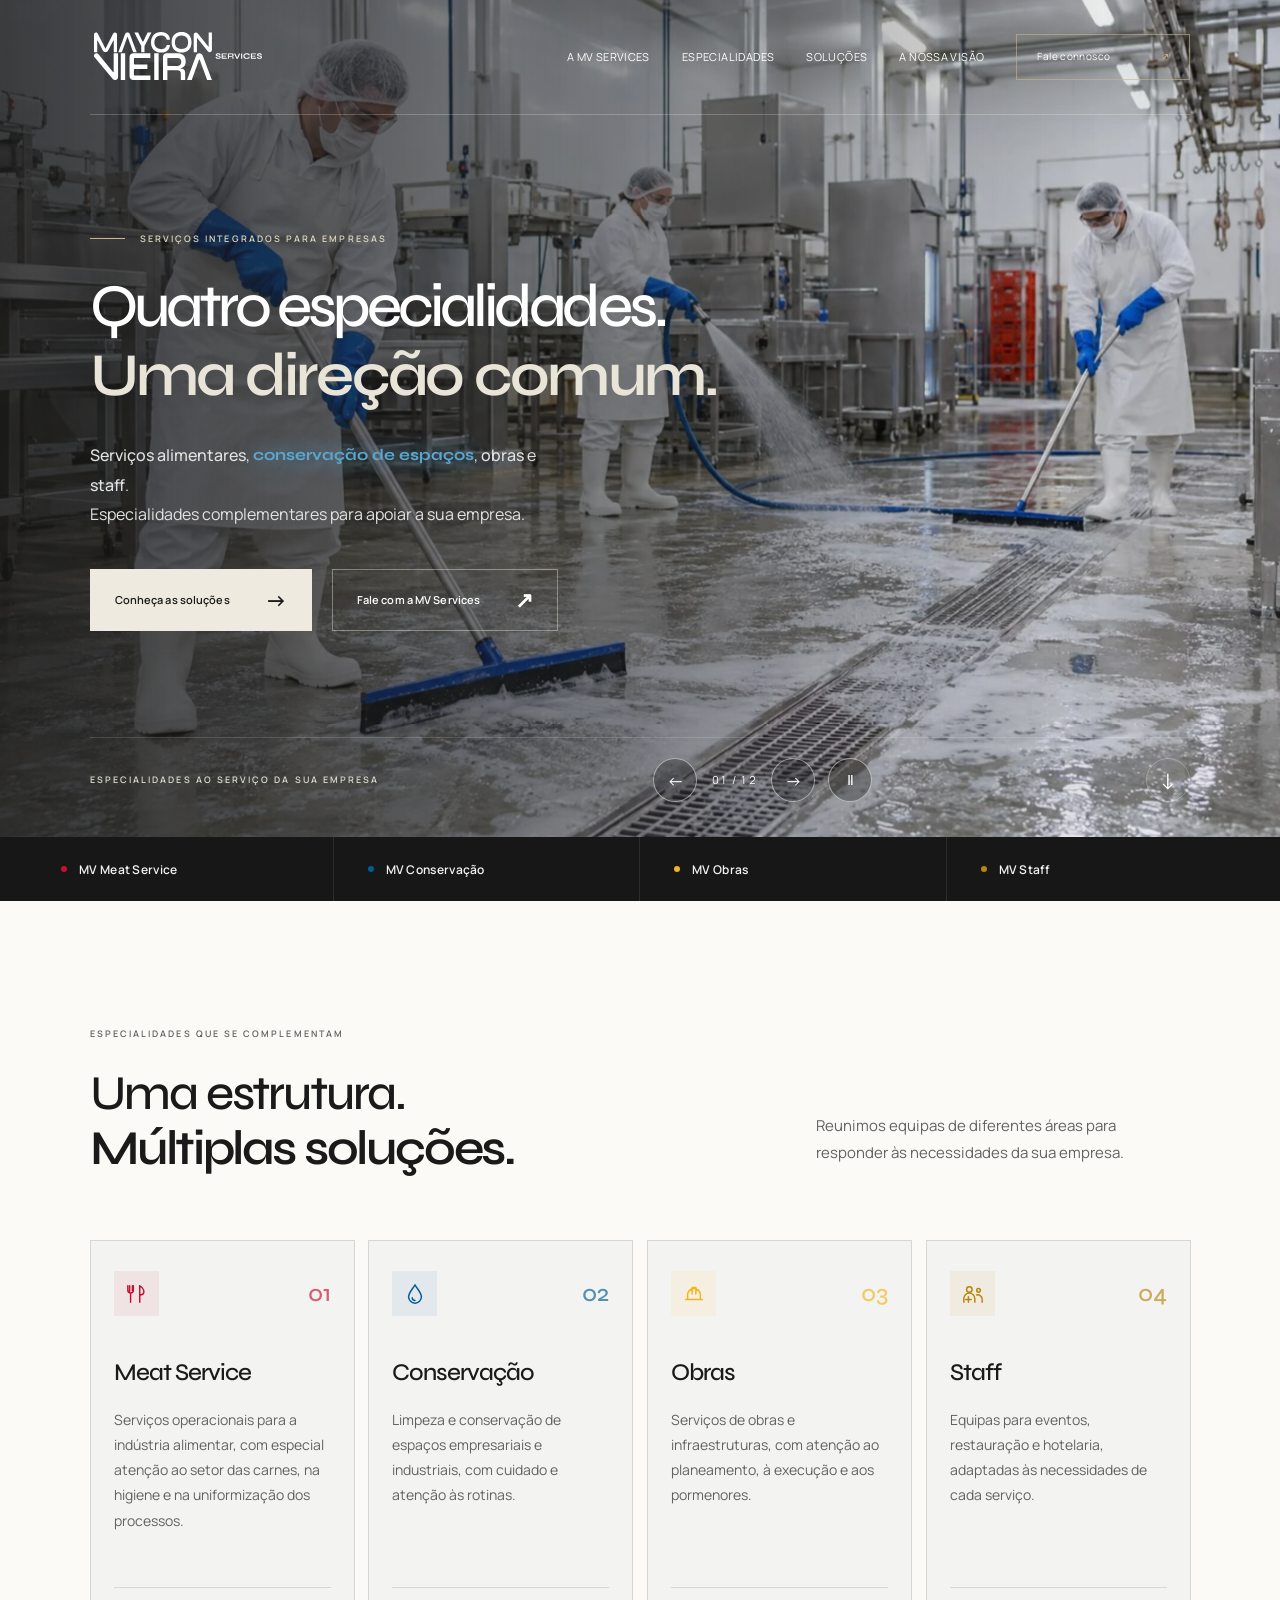
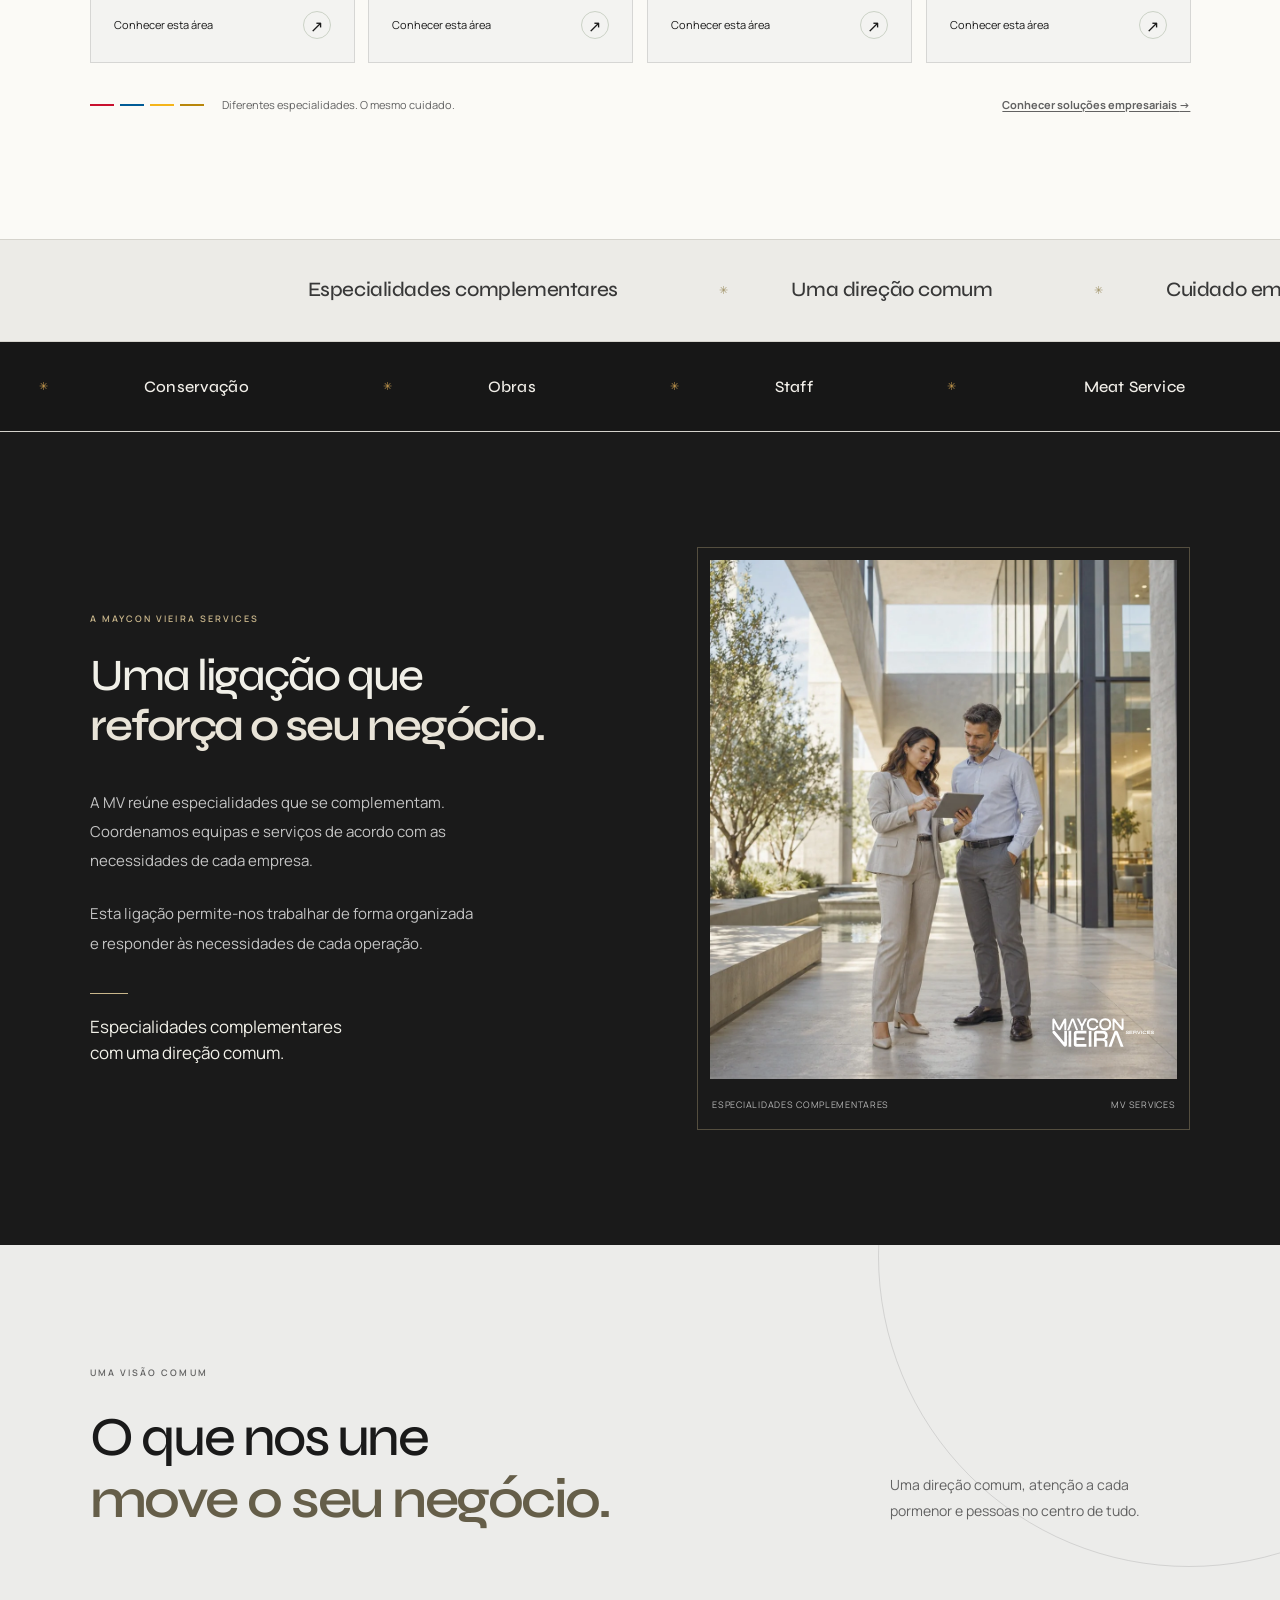
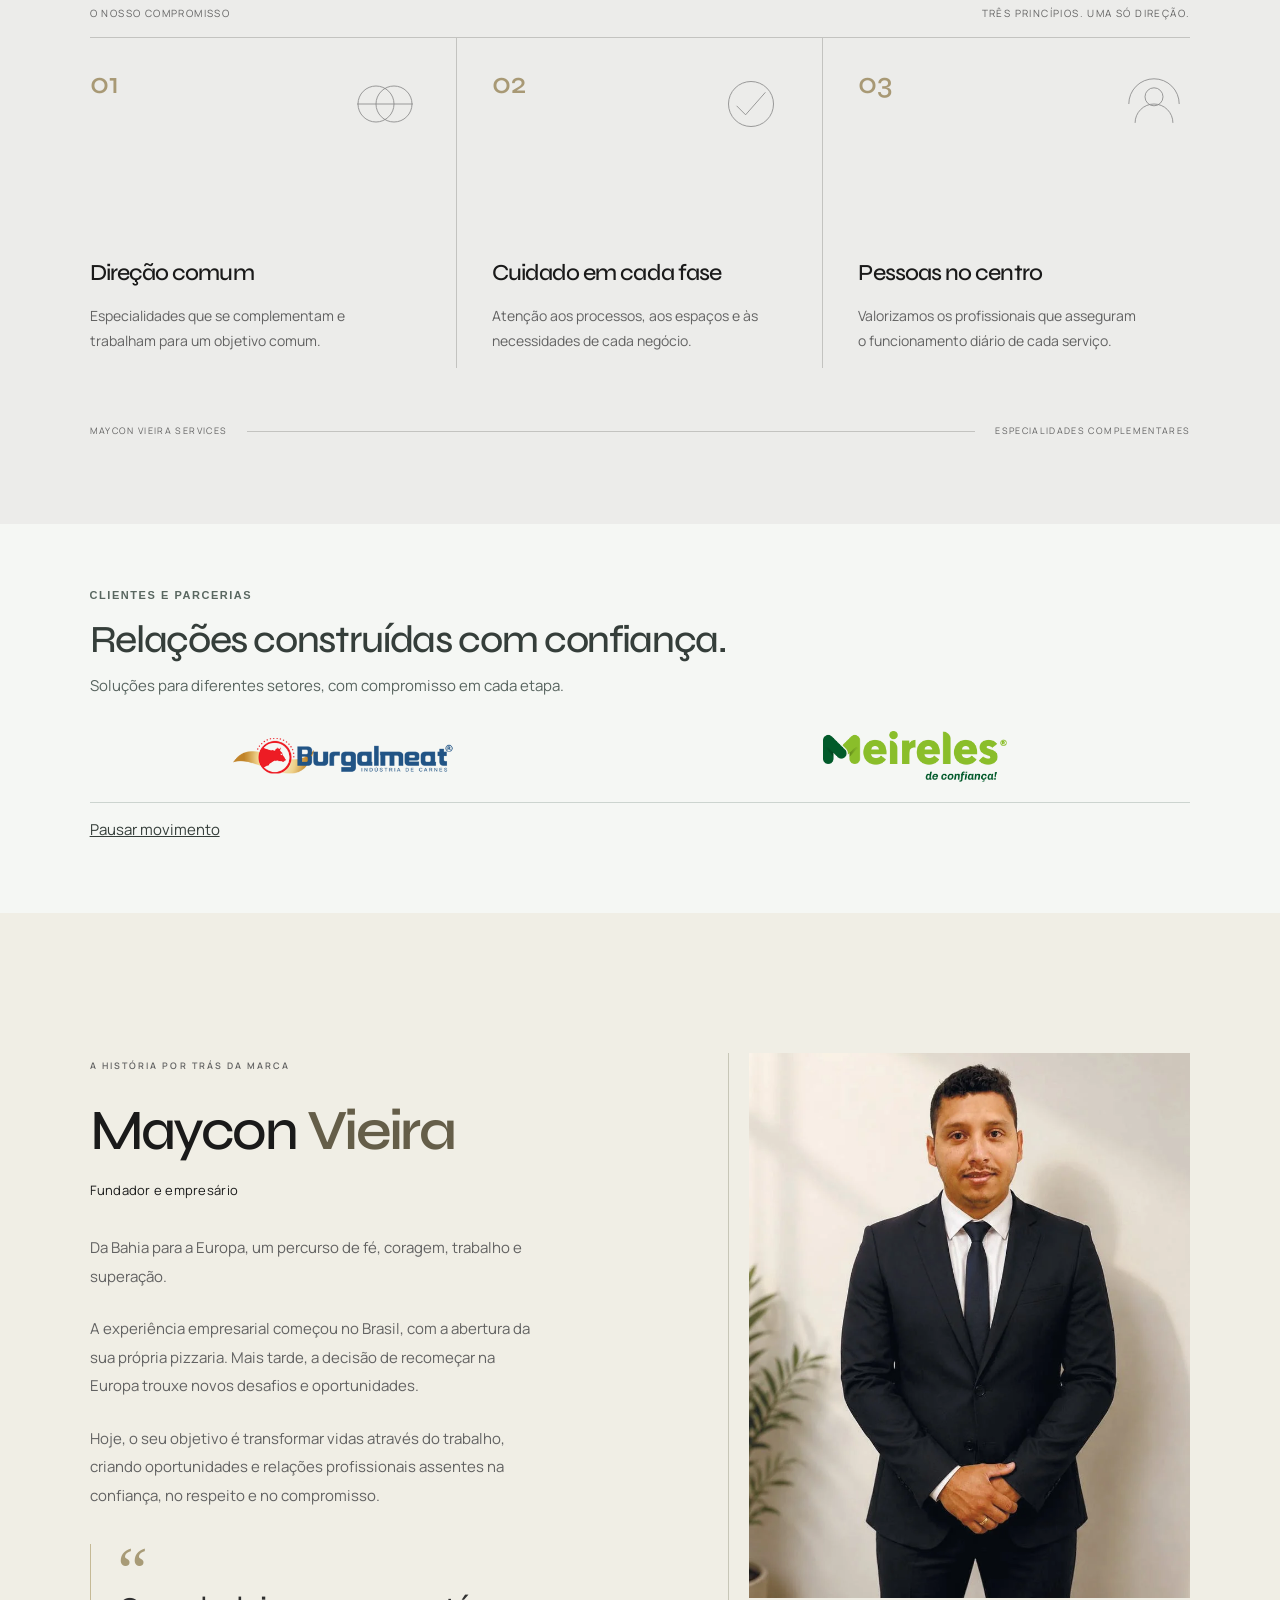
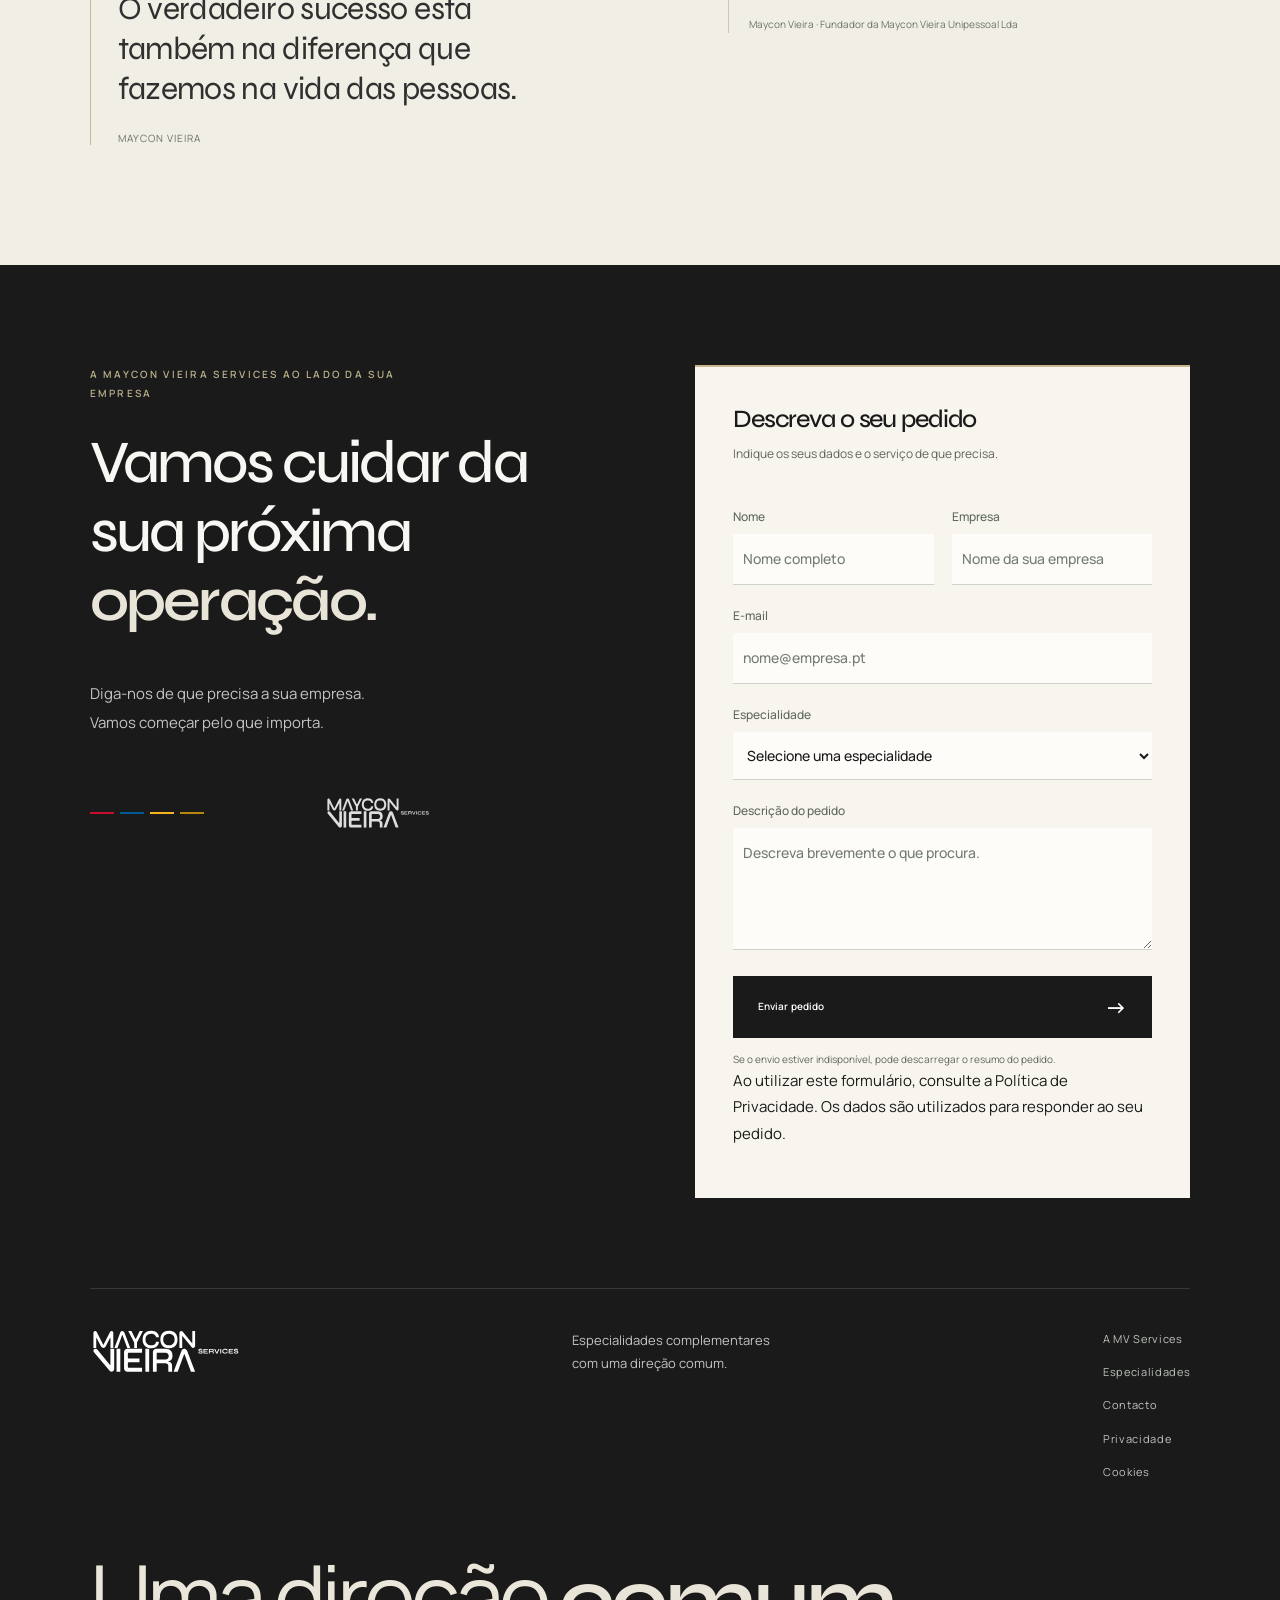
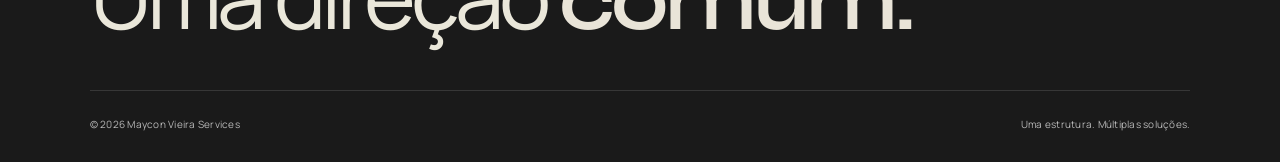
<file: index.html>
<!doctype html>
<html lang="pt-PT"><head>
<meta charset="utf-8">
<meta name="viewport" content="width=device-width, initial-scale=1">
<title>Serviços para empresas | Maycon Vieira Services</title>
<meta name="description" content="Equipas especializadas para empresas na indústria alimentar, na limpeza e conservação de espaços, na construção civil, na restauração e na hotelaria.">
<meta name="theme-color" content="#1a1a1a">
<!-- SEO_PUBLIC_URL_START -->

<meta name="robots" content="index, follow, max-image-preview:large">
<link rel="canonical" href="https://mv-services-phi.vercel.app/">
<meta property="og:type" content="website">
<meta property="og:locale" content="pt_PT">
<meta property="og:site_name" content="Maycon Vieira Services">
<meta property="og:title" content="Serviços para empresas | Maycon Vieira Services">
<meta property="og:description" content="Equipas especializadas para empresas na indústria alimentar, na limpeza e conservação de espaços, na construção civil, na restauração e na hotelaria.">
<meta property="og:url" content="https://mv-services-phi.vercel.app/">
<meta property="og:image" content="https://mv-services-phi.vercel.app/assets/slides/operacao-01.webp">
<meta property="og:image:alt" content="Operação industrial da Maycon Vieira Services">
<meta name="twitter:card" content="summary_large_image">
<meta name="twitter:title" content="Serviços para empresas | Maycon Vieira Services">
<meta name="twitter:description" content="Equipas especializadas para empresas na indústria alimentar, na limpeza e conservação de espaços, na construção civil, na restauração e na hotelaria.">
<meta name="twitter:image" content="https://mv-services-phi.vercel.app/assets/slides/operacao-01.webp">
<meta name="twitter:image:alt" content="Operação industrial da Maycon Vieira Services">
<!-- SEO_PUBLIC_URL_END -->
<link rel="icon" href="assets/favicon.svg" type="image/svg+xml">
<link rel="preload" as="image" href="assets/slides/operacao-01.webp" imagesrcset="assets/slides/operacao-01-960.webp 960w, assets/slides/operacao-01.webp 1536w" imagesizes="100vw" fetchpriority="high">
<link rel="stylesheet" href="fonts.css">
<link rel="stylesheet" href="styles.css">
<link rel="stylesheet" href="premium.css">
<script type="application/ld+json" id="organization-schema">{
  "@context": "https://schema.org",
  "@type": "Organization",
  "name": "Maycon Vieira Services",
  "alternateName": "MV Services",
  "url": "https://mv-services-phi.vercel.app/",
  "legalName": "Maycon Vieira Unipessoal Lda",
  "description": "Equipas especializadas para empresas na indústria alimentar, na limpeza e conservação de espaços, na construção civil, na restauração e na hotelaria.",
  "founder": {
    "@type": "Person",
    "name": "Maycon Vieira"
  },
  "hasOfferCatalog": {
    "@type": "OfferCatalog",
    "name": "Serviços integrados para empresas",
    "itemListElement": [
      {
        "@type": "Offer",
        "itemOffered": {
          "@type": "Service",
          "name": "Meat Service",
          "description": "Serviços operacionais para a indústria alimentar, com especial atenção ao setor das carnes, na higiene e na uniformização dos processos."
        }
      },
      {
        "@type": "Offer",
        "itemOffered": {
          "@type": "Service",
          "name": "Conservação",
          "description": "Limpeza e conservação de espaços empresariais e industriais, com cuidado e atenção às rotinas."
        }
      },
      {
        "@type": "Offer",
        "itemOffered": {
          "@type": "Service",
          "name": "Obras",
          "description": "Serviços de obras e infraestruturas, com atenção ao planeamento, à execução e aos pormenores."
        }
      },
      {
        "@type": "Offer",
        "itemOffered": {
          "@type": "Service",
          "name": "Staff",
          "description": "Equipas para eventos, restauração e hotelaria, adaptadas às necessidades de cada serviço."
        }
      }
    ]
  }
}</script>
<script src="script.js" defer></script>
<script type="application/ld+json">{"@context":"https://schema.org","@type":"WebPage","name":"Serviços para empresas | Maycon Vieira Services","description":"Equipas especializadas para empresas na indústria alimentar, na limpeza e conservação de espaços, na construção civil, na restauração e na hotelaria.","url":"https://mv-services-phi.vercel.app/","inLanguage":"pt-PT"}</script>
<style>
#apoiadores { background: #f5f7f4; color: #353e3a; text-align: left; padding: clamp(36px,5vw,76px) 0; }
#apoiadores .partners-label { font: 600 11px/1.4 sans-serif; letter-spacing: .14em; text-transform: uppercase; color: #596760; margin: 0 0 14px; }
#apoiadores h2 { text-align: left; font-size: clamp(26px,3vw,46px); font-weight: 500; line-height: 1.12; letter-spacing: -.035em; margin: 0; }
#apoiadores .partners-intro { color: #58645f; margin: 12px 0 0; }
#apoiadores .supporters-logos { display:block; overflow:hidden; padding:32px 0 20px; border-bottom:1px solid #ccd4cf; }
#apoiadores .partners-track { display:flex; width:100%; }
#apoiadores .partners-pair { flex:0 0 100%; display:grid; grid-template-columns:repeat(2,minmax(0,1fr)); justify-items:center; align-items:center; }
#apoiadores .partners-track.running { animation:partners-scroll 16s linear infinite; }
#apoiadores .partners-track.paused { animation-play-state:paused; }
#apoiadores .partners-motion { margin-top:8px; padding:6px 0; color:inherit; background:none; border:0; font:inherit; text-decoration:underline; cursor:pointer; }
@keyframes partners-scroll { to { transform:translateX(-100%); } }
@media (prefers-reduced-motion:reduce) { #apoiadores .partners-track.running { animation:none; } #apoiadores .partners-motion { display:none; } }
#apoiadores .supporters-logos img { width: auto; max-width: 94%; height: clamp(28px,4vw,55px); object-fit: contain; }
</style>
</head>
<body><a class="skip" href="#conteudo">Ir para o conteúdo principal</a><section class="hero motion-hero" id="inicio"><div class="hero-scene hero-slideshow" aria-hidden="true"><img class="hero-slide is-current" src="assets/slides/operacao-01.webp" srcset="assets/slides/operacao-01-960.webp 960w, assets/slides/operacao-01.webp 1536w" sizes="100vw" alt="" width="1536" height="1024" fetchpriority=high decoding="async"><img class="hero-slide" data-src="assets/especialidades/staff-1-1536.webp" data-srcset="assets/especialidades/staff-1-800.webp 800w, assets/especialidades/staff-1-1536.webp 1536w" alt="" width="1536" height="1024" decoding="async"><img class="hero-slide" data-src="assets/especialidades/staff-2-1536.webp" data-srcset="assets/especialidades/staff-2-800.webp 800w, assets/especialidades/staff-2-1536.webp 1536w" alt="" width="1536" height="1024" decoding="async"><img class="hero-slide" data-src="assets/especialidades/obras-1-1536.webp" data-srcset="assets/especialidades/obras-1-800.webp 800w, assets/especialidades/obras-1-1536.webp 1536w" alt="" width="1536" height="1024" decoding="async"><img class="hero-slide" data-src="assets/slides/operacao-02.webp" data-srcset="assets/slides/operacao-02-960.webp 960w, assets/slides/operacao-02.webp 1536w" alt="" width="1536" height="1024" decoding="async"><img class="hero-slide" data-src="assets/slides/operacao-03.webp" data-srcset="assets/slides/operacao-03-960.webp 960w, assets/slides/operacao-03.webp 1536w" alt="" width="1536" height="1024" decoding="async"><img class="hero-slide" data-src="assets/slides/operacao-04.webp" data-srcset="assets/slides/operacao-04-960.webp 960w, assets/slides/operacao-04.webp 1536w" alt="" width="1536" height="1024" decoding="async"><img class="hero-slide" data-src="assets/slides/operacao-05.webp" data-srcset="assets/slides/operacao-05-960.webp 960w, assets/slides/operacao-05.webp 1536w" alt="" width="1536" height="1024" decoding="async"><img class="hero-slide" data-src="assets/slides/operacao-06.webp" data-srcset="assets/slides/operacao-06-960.webp 960w, assets/slides/operacao-06.webp 1536w" alt="" width="1536" height="1024" decoding="async"><img class="hero-slide" data-src="assets/slides/operacao-07.webp" data-srcset="assets/slides/operacao-07-960.webp 960w, assets/slides/operacao-07.webp 1536w" alt="" width="1536" height="1024" decoding="async"><img class="hero-slide" data-src="assets/slides/operacao-08.webp" data-srcset="assets/slides/operacao-08-960.webp 960w, assets/slides/operacao-08.webp 1536w" alt="" width="1536" height="1024" decoding="async"><img class="hero-slide" data-src="assets/slides/operacao-09.webp" data-srcset="assets/slides/operacao-09-960.webp 960w, assets/slides/operacao-09.webp 1536w" alt="" width="1536" height="1024" decoding="async"></div><header class="header wrap"><a href="#inicio" aria-label="Maycon Vieira Services — início"><img class="logo" src="assets/logo.svg" alt="Maycon Vieira Services" width="142" height="44"></a><button class="menu-toggle" aria-expanded="false" aria-controls="navigation">Menu <span aria-hidden="true">☰</span></button><nav id="navigation" aria-label="Navegação principal"><a href="#empresa">A MV Services</a><a href="#especialidades">Especialidades</a><a href="/solucoes/">Soluções</a><a href="#direcao">A nossa visão</a><a class="nav-cta" href="#contato">Fale connosco <span>↗</span></a></nav></header><div class="hero-content wrap" id="principal"><p class="eyebrow">Serviços integrados para empresas</p><h1>Quatro especialidades.<br><em>Uma direção comum.</em></h1><p class="hero-description"><span class="hero-specialty hero-specialty-meat">Serviços alimentares</span>, <span class="hero-specialty hero-specialty-conservacao">conservação de espaços</span>, <span class="hero-specialty hero-specialty-obras">obras</span> e <span class="hero-specialty hero-specialty-staff">staff</span>.<br class="desktop"> Especialidades complementares para apoiar a sua empresa.</p><div class="actions"><a class="button light" href="#especialidades">Conheça as soluções <span>→</span></a><a class="button outline" href="#contato">Fale com a MV Services <span>↗</span></a></div></div><div class="hero-bottom wrap"><span class="eyebrow">Especialidades ao serviço da sua empresa</span><div class="hero-controls" role="group" aria-label="Controlos da apresentação de fotografias"><button type="button" class="slide-prev" aria-label="Fotografia anterior">←</button><span class="slide-counter" aria-hidden="true">01 / 12</span><span class="sr-only slide-status" aria-live="polite" aria-atomic="true">Fotografia 1 de 12</span><button type="button" class="slide-next" aria-label="Fotografia seguinte">→</button><button type="button" class="slide-pause" aria-label="Colocar a apresentação em pausa" aria-pressed="false">Ⅱ</button></div><a href="#especialidades" aria-label="Explorar as especialidades">↓</a></div></section><main id="conteudo" tabindex="-1"><div class="specialty-strip"><div class="wrap"><a href="/meat-services/" class="meat">MV Meat Service</a><a href="/conservacao/" class="conservacao">MV Conservação</a><a href="/obras/" class="obras">MV Obras</a><a href="/staff/" class="staff">MV Staff</a></div></div>
<section class="section wrap" id="especialidades"><div class="section-heading"><div><p class="eyebrow">Especialidades que se complementam</p><h2>Uma estrutura.<br><em>Múltiplas soluções.</em></h2></div><p>Reunimos equipas de diferentes áreas para responder às necessidades da sua empresa.</p></div><div class="services"><article class="service meat"><div class="card-top"><span class="service-icon" aria-hidden="true"><svg viewBox="0 0 24 24" width="26" height="26" fill="none" stroke="currentColor" stroke-width="1.6" stroke-linecap="round" stroke-linejoin="round"><path d="M4 3v6m3-6v6M2 3v5a3 3 0 0 0 6 0V3M5 11v10M15 3v18m0-18c6 4 6 10 0 10"/></svg></span><span class="specialty-index">01</span></div><h3>Meat Service</h3><p>Serviços operacionais para a indústria alimentar, com especial atenção ao setor das carnes, na higiene e na uniformização dos processos.</p><a href="/meat-services/" aria-label="Conhecer a área de Meat Service">Conhecer esta área <span aria-hidden="true">↗</span></a></article><article class="service conservacao"><div class="card-top"><span class="service-icon" aria-hidden="true"><svg viewBox="0 0 24 24" width="26" height="26" fill="none" stroke="currentColor" stroke-width="1.6" stroke-linecap="round" stroke-linejoin="round"><path d="M12 2C9 7 5 11 5 15a7 7 0 0 0 14 0c0-4-4-8-7-13Z"/><path d="M9 16a3 3 0 0 0 3 3"/></svg></span><span class="specialty-index">02</span></div><h3>Conservação</h3><p>Limpeza e conservação de espaços empresariais e industriais, com cuidado e atenção às rotinas.</p><a href="/conservacao/" aria-label="Conhecer a área de Conservação">Conhecer esta área <span aria-hidden="true">↗</span></a></article><article class="service obras"><div class="card-top"><span class="service-icon" aria-hidden="true"><svg viewBox="0 0 24 24" width="26" height="26" fill="none" stroke="currentColor" stroke-width="1.6" stroke-linecap="round" stroke-linejoin="round"><path d="M3 18h18M5 18v-5a7 7 0 0 1 14 0v5M10 12V5h4v7"/></svg></span><span class="specialty-index">03</span></div><h3>Obras</h3><p>Serviços de obras e infraestruturas, com atenção ao planeamento, à execução e aos pormenores.</p><a href="/obras/" aria-label="Conhecer a área de Obras">Conhecer esta área <span aria-hidden="true">↗</span></a></article><article class="service staff"><div class="card-top"><span class="service-icon" aria-hidden="true"><svg viewBox="0 0 24 24" width="26" height="26" fill="none" stroke="currentColor" stroke-width="1.6" stroke-linecap="round" stroke-linejoin="round"><circle cx="8" cy="7" r="3"/><circle cx="18" cy="8" r="2"/><path d="M2 21v-4a6 6 0 0 1 12 0v4M16 13a5 5 0 0 1 6 5v3M7 15v6M4 18h6"/></svg></span><span class="specialty-index">04</span></div><h3>Staff</h3><p>Equipas para eventos, restauração e hotelaria, adaptadas às necessidades de cada serviço.</p><a href="/staff/" aria-label="Conhecer a área de Staff">Conhecer esta área <span aria-hidden="true">↗</span></a></article></div><div class="signature"><span class="color-lines" aria-hidden="true"><i></i><i></i><i></i><i></i></span><span>Diferentes especialidades. O mesmo cuidado.</span><a class="solutions-link" href="/solucoes/">Conhecer soluções empresariais <span aria-hidden="true">→</span></a></div></section>
<div class="editorial-ticker editorial-ticker-dual" aria-hidden="true"><div class="ticker-row ticker-row-top"><div class="ticker-track"><div class="ticker-group"><span>Especialidades complementares</span><i>✳</i><span>Uma direção comum</span><i>✳</i><span>Cuidado em cada fase</span><i>✳</i></div><div class="ticker-group"><span>Especialidades complementares</span><i>✳</i><span>Uma direção comum</span><i>✳</i><span>Cuidado em cada fase</span><i>✳</i></div></div></div><div class="ticker-row ticker-row-bottom"><div class="ticker-track"><div class="ticker-group"><span>Meat Service</span><i>✳</i><span>Conservação</span><i>✳</i><span>Obras</span><i>✳</i><span>Staff</span><i>✳</i></div><div class="ticker-group"><span>Meat Service</span><i>✳</i><span>Conservação</span><i>✳</i><span>Obras</span><i>✳</i><span>Staff</span><i>✳</i></div></div></div></div>
<section class="company" id="empresa"><div class="wrap split"><div class="company-copy"><p class="eyebrow">A Maycon Vieira Services</p><h2>Uma ligação que<br><em>reforça o seu negócio.</em></h2><div class="body-copy"><p>A MV reúne especialidades que se complementam. Coordenamos equipas e serviços de acordo com as necessidades de cada empresa.</p><p>Esta ligação permite-nos trabalhar de forma organizada e responder às necessidades de cada operação.</p></div><p class="statement">Especialidades complementares<br>com uma direção comum.</p></div><figure class="editorial-photo"><img src="assets/specialties-clean.webp" alt="Profissionais a coordenar os pormenores de uma operação num espaço empresarial" width="1122" height="1402" loading="lazy" decoding="async"><img class="brand-signature" src="assets/logo.svg" alt="" aria-hidden="true" width="142" height="44"><figcaption class="photo-caption"><span>Especialidades complementares</span><span>MV Services</span></figcaption></figure></div></section>
<section class="vision-section" id="direcao"><div class="wrap vision-inner"><div class="vision-heading"><div><p class="eyebrow">Uma visão comum</p><h2>O que nos une<br><em>move o seu negócio.</em></h2></div><p>Uma direção comum, atenção a cada pormenor e pessoas no centro de tudo.</p></div><div class="vision-intro"><span>O nosso compromisso</span><span>Três princípios. Uma só direção.</span></div><div class="values"><article><div class="value-top"><span class="value-number">01</span><svg aria-hidden="true" viewBox="0 0 80 80"><circle cx="30" cy="40" r="20"/><circle cx="50" cy="40" r="20"/><path d="M9 40h62"/></svg></div><div class="value-copy"><h3>Direção comum</h3><p>Especialidades que se complementam e trabalham para um objetivo comum.</p></div></article><article><div class="value-top"><span class="value-number">02</span><svg aria-hidden="true" viewBox="0 0 80 80"><rect x="15" y="15" width="50" height="50" rx="25"/><path d="M24 42l10 10 22-25"/></svg></div><div class="value-copy"><h3>Cuidado em cada fase</h3><p>Atenção aos processos, aos espaços e às necessidades de cada negócio.</p></div></article><article><div class="value-top"><span class="value-number">03</span><svg aria-hidden="true" viewBox="0 0 80 80"><circle cx="40" cy="32" r="10"/><path d="M19 61a21 21 0 0 1 42 0M12 40a28 28 0 0 1 56 0"/></svg></div><div class="value-copy"><h3>Pessoas no centro</h3><p>Valorizamos os profissionais que asseguram o funcionamento diário de cada serviço.</p></div></article></div><div class="vision-footer"><span>Maycon Vieira Services</span><span class="vision-line" aria-hidden="true"></span><span>Especialidades complementares</span></div></div></section>
<section class="supporters" id="apoiadores" aria-labelledby="apoiadores-titulo">
  <div class="wrap">
    <p class="partners-label">Clientes e parcerias</p>
    <h2 id="apoiadores-titulo">Relações construídas com confiança.</h2>
    <p class="partners-intro">Soluções para diferentes setores, com compromisso em cada etapa.</p>
    <div class="supporters-logos">
      <div class="partners-track" id="partners-track">
        <div class="partners-pair"><img src="assets/apoiadores/molaflex.png" alt="Burgalmeat — Indústria de Carnes" width="493" height="90" loading="lazy">
      <img src="assets/apoiadores/meireles.png" alt="Meireles" width="306" height="85" loading="lazy"></div>
        <div class="partners-pair" aria-hidden="true"><img src="assets/apoiadores/molaflex.png" alt="" width="493" height="90" loading="lazy">
      <img src="assets/apoiadores/meireles.png" alt="" width="306" height="85" loading="lazy"></div>
      </div>
    </div>
    <button class="partners-motion" type="button" aria-controls="partners-track" hidden>Pausar movimento</button>
  </div>
</section>
<section class="founder" id="fundador"><div class="wrap split"><div><p class="eyebrow">A história por trás da marca</p><h2>Maycon <em>Vieira</em></h2><p class="founder-role">Fundador e empresário</p><div class="body-copy"><p>Da Bahia para a Europa, um percurso de fé, coragem, trabalho e superação.</p><p>A experiência empresarial começou no Brasil, com a abertura da sua própria pizzaria. Mais tarde, a decisão de recomeçar na Europa trouxe novos desafios e oportunidades.</p><p>Hoje, o seu objetivo é transformar vidas através do trabalho, criando oportunidades e relações profissionais assentes na confiança, no respeito e no compromisso.</p></div><blockquote><span class="quote-mark" aria-hidden="true">“</span>O verdadeiro sucesso está também na diferença que fazemos na vida das pessoas.<cite>Maycon Vieira</cite></blockquote></div><figure><img src="assets/founder-clean.webp" alt="Maycon Vieira, fundador da Maycon Vieira Services" width="851" height="1280" loading="lazy" decoding="async"><figcaption>Maycon Vieira · Fundador da Maycon Vieira Unipessoal Lda</figcaption></figure></div></section>
<section class="contact" id="contato"><div class="wrap contact-grid"><div class="contact-copy"><p class="eyebrow">A Maycon Vieira Services ao lado da sua empresa</p><h2>Vamos cuidar da<br>sua próxima<br><em>operação.</em></h2><p>Diga-nos de que precisa a sua empresa.<br>Vamos começar pelo que importa.</p><div class="contact-signature"><span class="color-lines" aria-hidden="true"><i></i><i></i><i></i><i></i></span><img class="brand-signature" src="assets/logo.svg" alt="" aria-hidden="true" width="142" height="44"></div></div><form id="briefing" action="/api/enviar-contato.php" method="post"><h3>Descreva o seu pedido</h3><p class="form-intro">Indique os seus dados e o serviço de que precisa.</p><div class="form-row"><label>Nome<input name="nome" autocomplete="name" placeholder="Nome completo" required maxlength="120"></label><label>Empresa<input name="empresa" autocomplete="organization" placeholder="Nome da sua empresa" required maxlength="160"></label></div><label>E-mail<input type="email" name="email" autocomplete="email" placeholder="nome@empresa.pt" required maxlength="180"></label><label>Especialidade<select name="especialidade" id="especialidade" required><option value="">Selecione uma especialidade</option><option>Meat Service</option><option>Conservação</option><option>Obras</option><option>Staff</option><option>Soluções integradas</option></select></label><label>Descrição do pedido<textarea name="demanda" rows="4" placeholder="Descreva brevemente o que procura." required maxlength="4000"></textarea></label><button class="button dark" type="submit">Enviar pedido <span>→</span></button><p class="form-note">Se o envio estiver indisponível, pode descarregar o resumo do pedido.</p><p class="privacy-note">Ao utilizar este formulário, consulte a <a href="/politica-de-privacidade/" target="_blank" rel="noopener">Política de Privacidade</a>. Os dados são utilizados para responder ao seu pedido.</p><p id="form-status" class="form-note" role="status"></p><div id="form-result" role="status" aria-live="polite" tabindex="-1" hidden><h4>O resumo do seu pedido está pronto.</h4><p>Confirme os dados abaixo. Pode descarregar uma cópia e partilhá-la com a sua equipa.</p><pre id="briefing-preview"></pre><button type="button" class="button dark" id="download">Descarregar o resumo <span>↓</span></button></div></form></div><footer class="wrap"><div class="footer-top"><a href="#inicio" aria-label="Voltar ao início"><img src="assets/logo.svg" alt="Maycon Vieira Services" width="142" height="44"></a><p>Especialidades complementares<br>com uma direção comum.</p><nav aria-label="Rodapé"><a href="#empresa">A MV Services</a><a href="#especialidades">Especialidades</a><a href="#contato">Contacto</a><a href="/politica-de-privacidade/">Privacidade</a><a href="/politica-de-cookies/">Cookies</a></nav></div><div class="footer-wordmark" aria-hidden="true">Uma direção <em>comum.</em></div><div class="footer-bottom"><span>© 2026 Maycon Vieira Services</span><span>Uma estrutura. Múltiplas soluções.</span></div></footer></section></main><script>
(() => {
  const track = document.getElementById('partners-track');
  const button = document.querySelector('#apoiadores .partners-motion');
  if (!track || !button) return;
  track.classList.add('running');
  button.hidden = false;
  button.addEventListener('click', () => {
    const paused = track.classList.toggle('paused');
    button.textContent = paused ? 'Retomar movimento' : 'Pausar movimento';
  });
})();
</script>
</body></html>
</file>
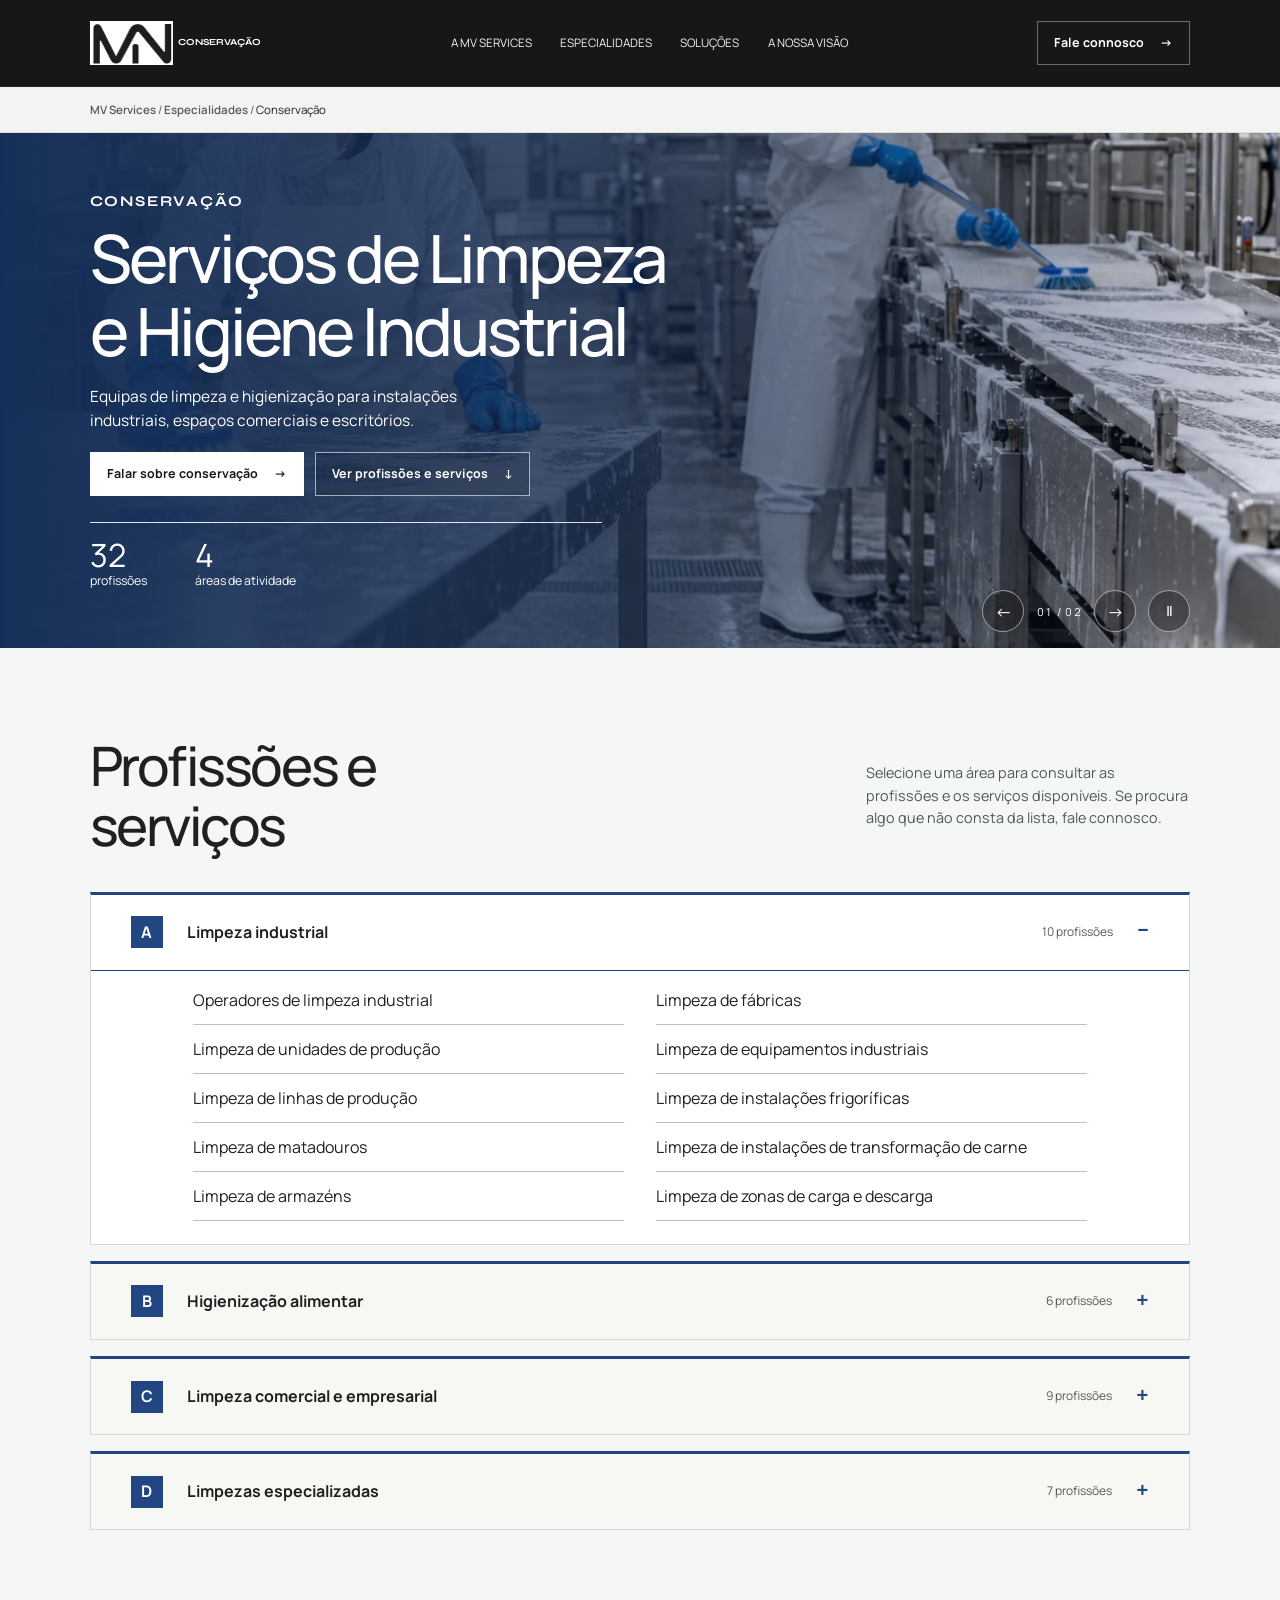
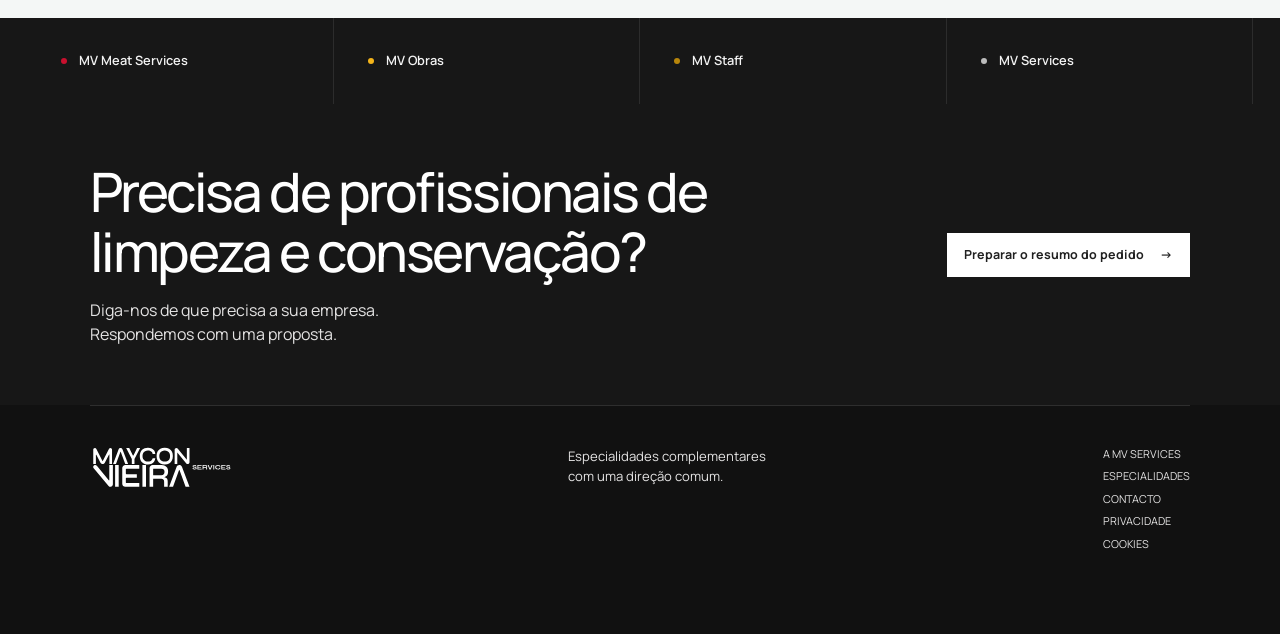
<file: conservacao/index.html>
<!doctype html>
<html lang="pt-PT">
<head>
  <meta charset="utf-8">
  <meta name="viewport" content="width=device-width, initial-scale=1">
  <title>Limpeza industrial e comercial | Maycon Vieira Services</title>
  <meta name="description" content="Serviços de limpeza e higienização para fábricas, armazéns, instalações alimentares, escritórios e espaços comerciais.">

<meta name="robots" content="index, follow, max-image-preview:large">
<link rel="canonical" href="https://mv-services-phi.vercel.app/conservacao/">
<meta property="og:type" content="website">
<meta property="og:locale" content="pt_PT">
<meta property="og:site_name" content="Maycon Vieira Services">
<meta property="og:title" content="Limpeza industrial e comercial | Maycon Vieira Services">
<meta property="og:description" content="Serviços de limpeza e higienização para fábricas, armazéns, instalações alimentares, escritórios e espaços comerciais.">
<meta property="og:url" content="https://mv-services-phi.vercel.app/conservacao/">
<meta property="og:image" content="https://mv-services-phi.vercel.app/assets/especialidades/conservacao-1-1536.webp">
<meta property="og:image:alt" content="Serviços de limpeza e conservação de espaços">
<meta name="twitter:card" content="summary_large_image">
<meta name="twitter:title" content="Limpeza industrial e comercial | Maycon Vieira Services">
<meta name="twitter:description" content="Serviços de limpeza e higienização para fábricas, armazéns, instalações alimentares, escritórios e espaços comerciais.">
<meta name="twitter:image" content="https://mv-services-phi.vercel.app/assets/especialidades/conservacao-1-1536.webp">
<meta name="twitter:image:alt" content="Serviços de limpeza e conservação de espaços">
  <link rel="icon" href="/assets/favicon.svg" type="image/svg+xml">
  <link rel="stylesheet" href="/fonts.css">
  <link rel="stylesheet" href="/especialidades.css">
  <script src="/especialidades.js" defer></script>
<script type="application/ld+json">{"@context":"https://schema.org","@type":"Service","name":"Conservação","provider":{"@type":"Organization","name":"Maycon Vieira Services","url":"https://mv-services-phi.vercel.app/"},"url":"https://mv-services-phi.vercel.app/conservacao/","description":"Serviços de limpeza e higienização para fábricas, armazéns, instalações alimentares, escritórios e espaços comerciais."}</script>
<script type="application/ld+json">{"@context":"https://schema.org","@type":"BreadcrumbList","itemListElement":[{"@type":"ListItem","position":1,"name":"MV Services","item":"https://mv-services-phi.vercel.app/"},{"@type":"ListItem","position":2,"name":"Especialidades","item":"https://mv-services-phi.vercel.app/#especialidades"},{"@type":"ListItem","position":3,"name":"Conservação","item":"https://mv-services-phi.vercel.app/conservacao/"}]}</script>
<script type="application/ld+json">{"@context":"https://schema.org","@type":"WebPage","name":"Limpeza industrial e comercial | Maycon Vieira Services","description":"Serviços de limpeza e higienização para fábricas, armazéns, instalações alimentares, escritórios e espaços comerciais.","url":"https://mv-services-phi.vercel.app/conservacao/","inLanguage":"pt-PT"}</script>
</head>
<body class="sector-page conservacao">
  <a class="sector-skip" href="#principal">Ir para o conteúdo</a>
  <header class="sector-header">
    <div class="sector-wrap">
      <a class="sector-brand" href="/" aria-label="MV Conservação — início">
        <img src="/assets/especialidades/marca-mv.png" alt="" width="94" height="49">
        <span>Conservação</span>
      </a>
      <button class="sector-menu-toggle" type="button" aria-expanded="false" aria-controls="sector-navigation"><span>Menu</span><i aria-hidden="true"></i></button>
      <nav id="sector-navigation" aria-label="Navegação principal"><a href="/#empresa">A MV Services</a><a href="/#especialidades">Especialidades</a><a href="/solucoes/">Soluções</a><a href="/#direcao">A nossa visão</a></nav>
      <a class="sector-button sector-header-cta" href="/?especialidade=Conserva%C3%A7%C3%A3o#contato">Fale connosco <span aria-hidden="true">→</span></a>
    </div>
  </header>
  <nav class="sector-breadcrumb" aria-label="Localização">
    <div class="sector-wrap"><a href="/">MV Services</a> <span aria-hidden="true">/</span>
      <a href="/#especialidades">Especialidades</a> <span aria-hidden="true">/</span>
      <span aria-current="page">Conservação</span></div>
  </nav>
  <main id="principal">
    <section class="sector-hero" style="--photo-position: 50%">
      <img class="sector-photo" src="/assets/especialidades/conservacao-1-1536.webp" srcset="/assets/especialidades/conservacao-1-800.webp 800w, /assets/especialidades/conservacao-1-1536.webp 1536w" sizes="100vw" alt="" fetchpriority="high">
      <div class="sector-wrap sector-hero-content">
        <p class="sector-eyebrow">Conservação</p>
        <h1>Serviços de Limpeza e Higiene Industrial</h1>
        <p class="sector-intro">Equipas de limpeza e higienização para instalações industriais, espaços comerciais e escritórios.</p>
        <div class="sector-actions">
          <a class="sector-button sector-button-primary" href="/?especialidade=Conserva%C3%A7%C3%A3o#contato">Falar sobre conservação <span aria-hidden="true">→</span></a>
          <a class="sector-button sector-button-outlined" href="#profissoes">Ver profissões e serviços <span aria-hidden="true">↓</span></a>
        </div>
        <dl class="sector-stats">
          <div><dt>profissões</dt><dd>32</dd></div>
          <div><dt>áreas de atividade</dt><dd>4</dd></div>
        </dl>
      </div>
      <button type="button" class="sector-photo-button" data-photo="conservacao" aria-label="Mostrar a fotografia 2 de 2" hidden>1 / 2 <span aria-hidden="true">→</span></button>
    </section>
    <section class="sector-categories" id="profissoes" aria-labelledby="profissoes-title">
      <div class="sector-wrap">
        <div class="sector-section-heading"><h2 id="profissoes-title">Profissões e serviços</h2><p>Selecione uma área para consultar as profissões e os serviços disponíveis. Se procura algo que não consta da lista, fale connosco.</p></div>
        
        <details class="profession-group" open>
          <summary><span class="group-letter" aria-hidden="true">A</span>
            <span class="group-title">Limpeza industrial</span>
            <span class="group-count">10 profissões</span>
            <span class="group-icon" aria-hidden="true"></span>
          </summary>
          <ul><li>Operadores de limpeza industrial</li>
<li>Limpeza de fábricas</li>
<li>Limpeza de unidades de produção</li>
<li>Limpeza de equipamentos industriais</li>
<li>Limpeza de linhas de produção</li>
<li>Limpeza de instalações frigoríficas</li>
<li>Limpeza de matadouros</li>
<li>Limpeza de instalações de transformação de carne</li>
<li>Limpeza de armazéns</li>
<li>Limpeza de zonas de carga e descarga</li>
</ul>
        </details>
        <details class="profession-group">
          <summary><span class="group-letter" aria-hidden="true">B</span>
            <span class="group-title">Higienização alimentar</span>
            <span class="group-count">6 profissões</span>
            <span class="group-icon" aria-hidden="true"></span>
          </summary>
          <ul><li>Higienização de instalações alimentares</li>
<li>Lavagem e desinfeção de equipamentos</li>
<li>Higienização de superfícies de trabalho</li>
<li>Higienização de zonas de produção</li>
<li>Limpeza e desinfeção de instalações frigoríficas</li>
<li>Equipas de higienização industrial</li>
</ul>
        </details>
        <details class="profession-group">
          <summary><span class="group-letter" aria-hidden="true">C</span>
            <span class="group-title">Limpeza comercial e empresarial</span>
            <span class="group-count">9 profissões</span>
            <span class="group-icon" aria-hidden="true"></span>
          </summary>
          <ul><li>Limpeza de escritórios</li>
<li>Limpeza de espaços comerciais</li>
<li>Limpeza de supermercados</li>
<li>Limpeza de restaurantes</li>
<li>Limpeza de cozinhas profissionais</li>
<li>Limpeza de instalações sanitárias</li>
<li>Limpeza de áreas comuns</li>
<li>Limpeza de edifícios empresariais</li>
<li>Limpeza de vidros e superfícies envidraçadas</li>
</ul>
        </details>
        <details class="profession-group">
          <summary><span class="group-letter" aria-hidden="true">D</span>
            <span class="group-title">Limpezas especializadas</span>
            <span class="group-count">7 profissões</span>
            <span class="group-icon" aria-hidden="true"></span>
          </summary>
          <ul><li>Limpezas de fim de obra</li>
<li>Limpezas profundas</li>
<li>Limpezas periódicas</li>
<li>Limpezas de manutenção</li>
<li>Limpeza de pavimentos industriais</li>
<li>Limpeza mecanizada</li>
<li>Limpeza de espaços exteriores</li>
</ul>
        </details>
      </div>
    </section>
    <nav class="sector-related" aria-label="Outras especialidades">
      <div class="sector-wrap"><a class="meat" href="/meat-services/">MV Meat Services</a><a class="obras" href="/obras/">MV Obras</a><a class="staff" href="/staff/">MV Staff</a><a href="/">MV Services</a></div>
    </nav>
    <section class="sector-contact">
      <div class="sector-wrap">
        <div><h2>Precisa de profissionais de limpeza e conservação?</h2><p>Diga-nos de que precisa a sua empresa.<br>Respondemos com uma proposta.</p></div>
        <a class="sector-button sector-button-primary" href="/?especialidade=Conserva%C3%A7%C3%A3o#contato">Preparar o resumo do pedido <span aria-hidden="true">→</span></a>
      </div>
    </section>
  </main>
  <footer class="sector-footer">
    <div class="sector-wrap">
      <div class="sector-footer-top">
        <a href="/"><img src="/assets/logo.svg" alt="Maycon Vieira Services" width="142" height="44"></a>
        <p>Especialidades complementares<br>com uma direção comum.</p>
        <nav aria-label="Rodapé"><a href="/#empresa">A MV Services</a><a href="/#especialidades">Especialidades</a><a href="/?especialidade=Conserva%C3%A7%C3%A3o#contato">Contacto</a><a href="/politica-de-privacidade/">Privacidade</a><a href="/politica-de-cookies/">Cookies</a></nav>
      </div>
      <div class="sector-footer-bottom"><span>© 2026 Maycon Vieira Services</span><span>Uma estrutura. Múltiplas soluções.</span></div>
    </div>
  </footer>
</body>
</html>
</file>
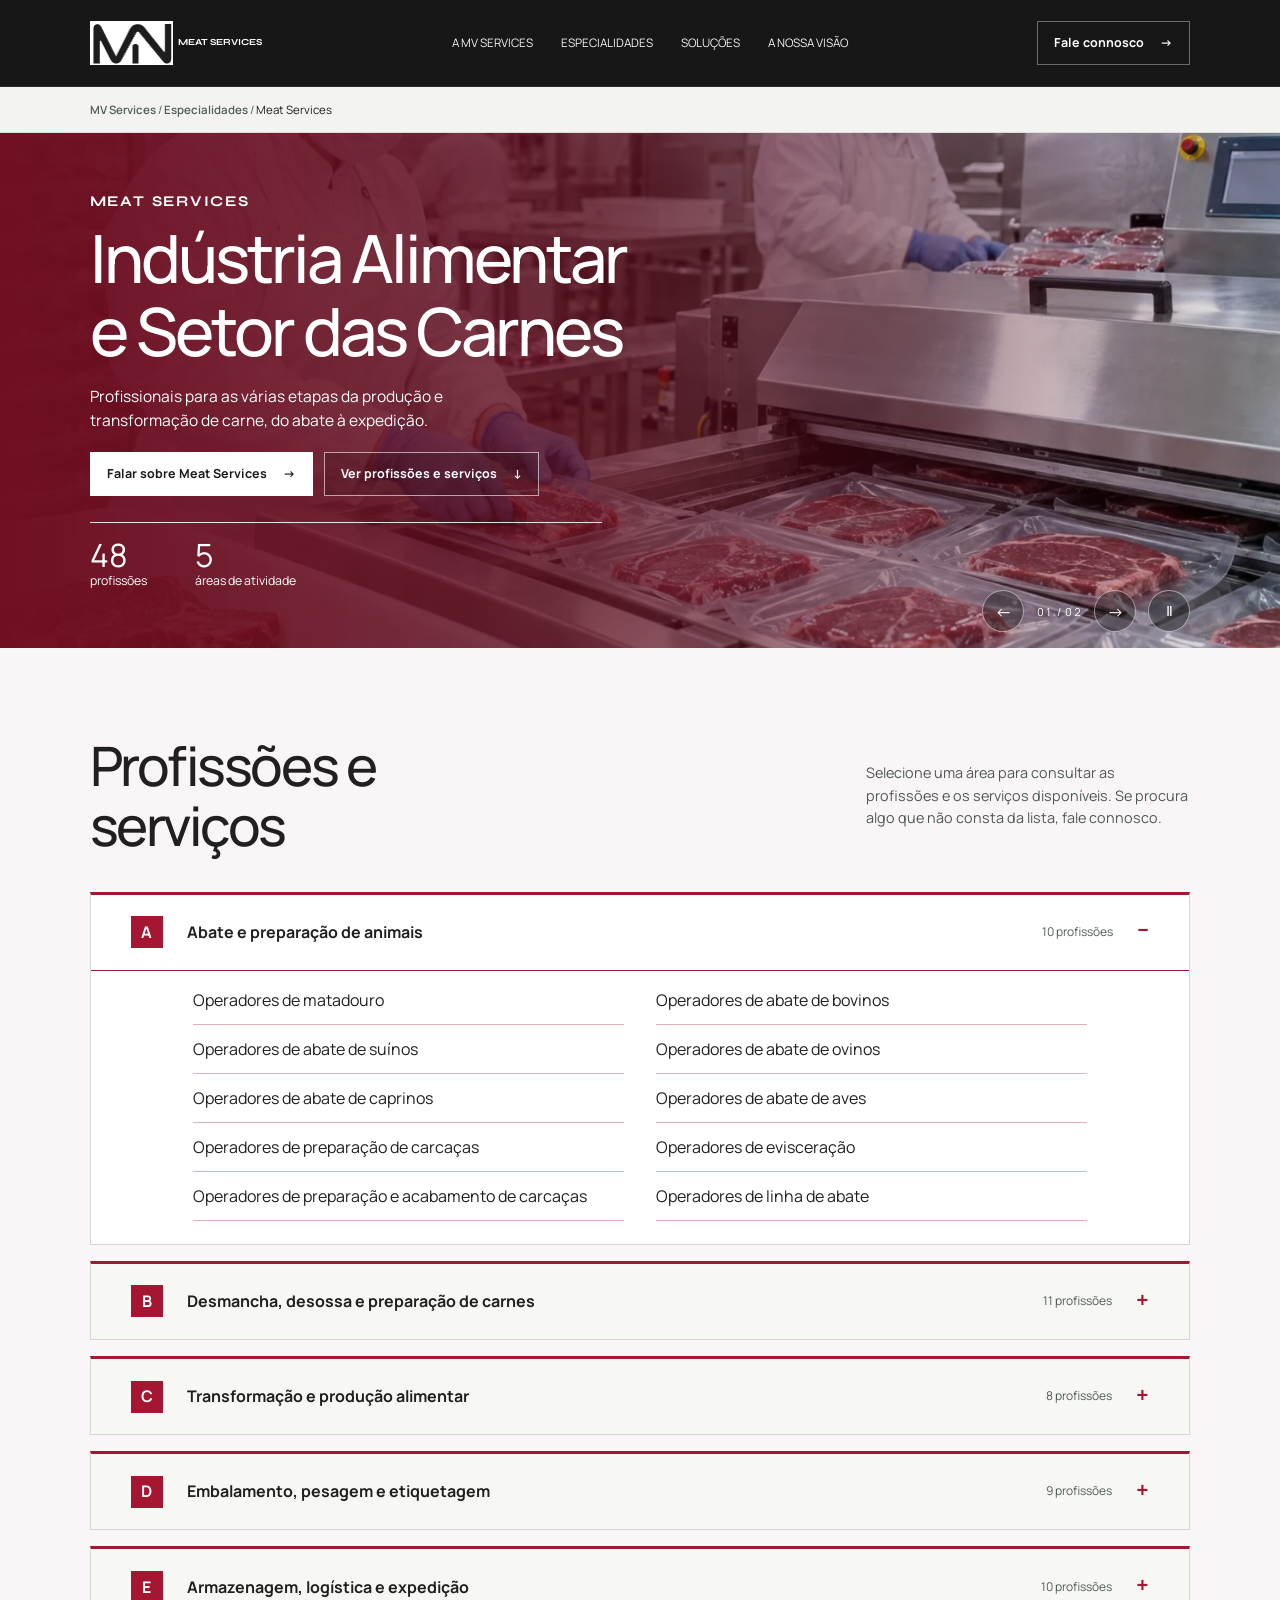
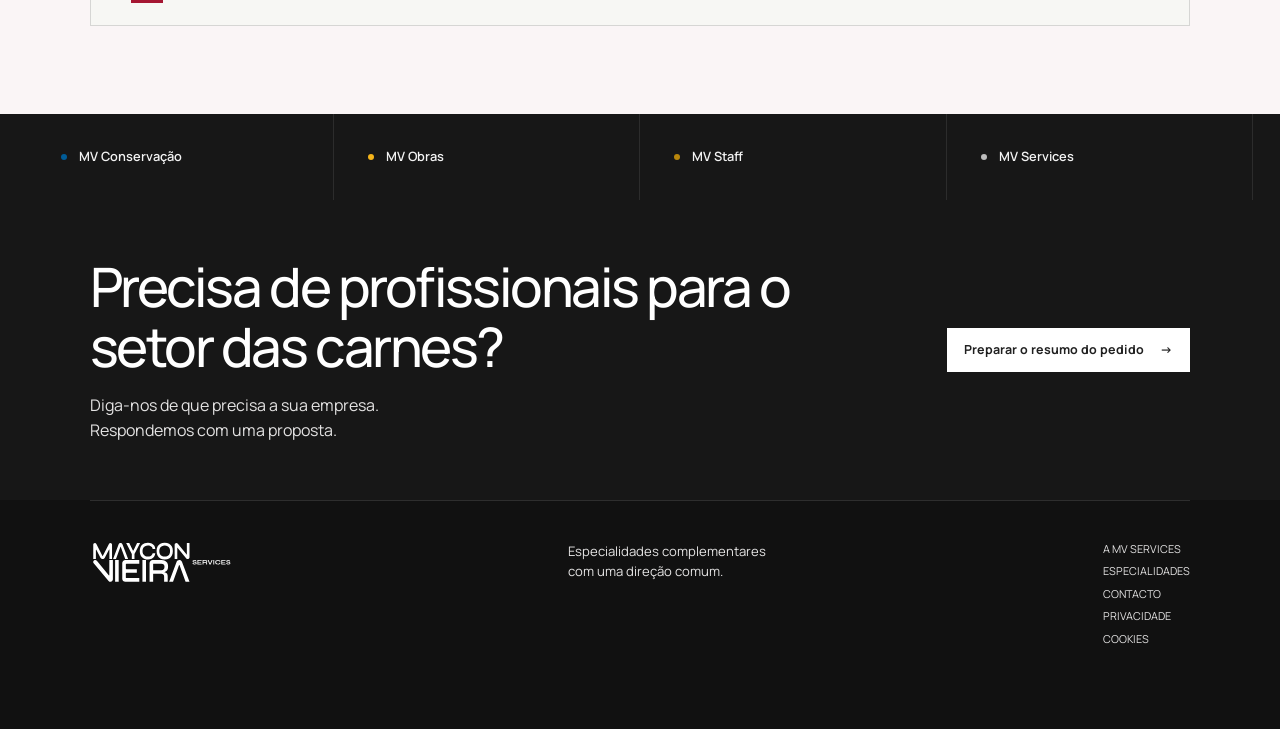
<file: meat-services/index.html>
<!doctype html>
<html lang="pt-PT">
<head>
  <meta charset="utf-8">
  <meta name="viewport" content="width=device-width, initial-scale=1">
  <title>Equipas para a indústria das carnes | Maycon Vieira Services</title>
  <meta name="description" content="Profissionais para a indústria das carnes, do abate à expedição. Conheça os serviços de desmancha, preparação, embalamento e apoio à produção.">

<meta name="robots" content="index, follow, max-image-preview:large">
<link rel="canonical" href="https://mv-services-phi.vercel.app/meat-services/">
<meta property="og:type" content="website">
<meta property="og:locale" content="pt_PT">
<meta property="og:site_name" content="Maycon Vieira Services">
<meta property="og:title" content="Equipas para a indústria das carnes | Maycon Vieira Services">
<meta property="og:description" content="Profissionais para a indústria das carnes, do abate à expedição. Conheça os serviços de desmancha, preparação, embalamento e apoio à produção.">
<meta property="og:url" content="https://mv-services-phi.vercel.app/meat-services/">
<meta property="og:image" content="https://mv-services-phi.vercel.app/assets/especialidades/meat-services-1-1536.webp">
<meta property="og:image:alt" content="Equipa de serviços para a indústria das carnes">
<meta name="twitter:card" content="summary_large_image">
<meta name="twitter:title" content="Equipas para a indústria das carnes | Maycon Vieira Services">
<meta name="twitter:description" content="Profissionais para a indústria das carnes, do abate à expedição. Conheça os serviços de desmancha, preparação, embalamento e apoio à produção.">
<meta name="twitter:image" content="https://mv-services-phi.vercel.app/assets/especialidades/meat-services-1-1536.webp">
<meta name="twitter:image:alt" content="Equipa de serviços para a indústria das carnes">
  <link rel="icon" href="/assets/favicon.svg" type="image/svg+xml">
  <link rel="stylesheet" href="/fonts.css">
  <link rel="stylesheet" href="/especialidades.css">
  <script src="/especialidades.js" defer></script>
<script type="application/ld+json">{"@context":"https://schema.org","@type":"Service","name":"Meat Services","provider":{"@type":"Organization","name":"Maycon Vieira Services","url":"https://mv-services-phi.vercel.app/"},"url":"https://mv-services-phi.vercel.app/meat-services/","description":"Profissionais para a indústria das carnes, do abate à expedição. Conheça os serviços de desmancha, preparação, embalamento e apoio à produção."}</script>
<script type="application/ld+json">{"@context":"https://schema.org","@type":"BreadcrumbList","itemListElement":[{"@type":"ListItem","position":1,"name":"MV Services","item":"https://mv-services-phi.vercel.app/"},{"@type":"ListItem","position":2,"name":"Especialidades","item":"https://mv-services-phi.vercel.app/#especialidades"},{"@type":"ListItem","position":3,"name":"Meat Services","item":"https://mv-services-phi.vercel.app/meat-services/"}]}</script>
<script type="application/ld+json">{"@context":"https://schema.org","@type":"WebPage","name":"Equipas para a indústria das carnes | Maycon Vieira Services","description":"Profissionais para a indústria das carnes, do abate à expedição. Conheça os serviços de desmancha, preparação, embalamento e apoio à produção.","url":"https://mv-services-phi.vercel.app/meat-services/","inLanguage":"pt-PT"}</script>
</head>
<body class="sector-page meat">
  <a class="sector-skip" href="#principal">Ir para o conteúdo</a>
  <header class="sector-header">
    <div class="sector-wrap">
      <a class="sector-brand" href="/" aria-label="MV Meat Services — início">
        <img src="/assets/especialidades/marca-mv.png" alt="" width="94" height="49">
        <span>Meat Services</span>
      </a>
      <button class="sector-menu-toggle" type="button" aria-expanded="false" aria-controls="sector-navigation"><span>Menu</span><i aria-hidden="true"></i></button>
      <nav id="sector-navigation" aria-label="Navegação principal"><a href="/#empresa">A MV Services</a><a href="/#especialidades">Especialidades</a><a href="/solucoes/">Soluções</a><a href="/#direcao">A nossa visão</a></nav>
      <a class="sector-button sector-header-cta" href="/?especialidade=Meat%20Service#contato">Fale connosco <span aria-hidden="true">→</span></a>
    </div>
  </header>
  <nav class="sector-breadcrumb" aria-label="Localização">
    <div class="sector-wrap"><a href="/">MV Services</a> <span aria-hidden="true">/</span>
      <a href="/#especialidades">Especialidades</a> <span aria-hidden="true">/</span>
      <span aria-current="page">Meat Services</span></div>
  </nav>
  <main id="principal">
    <section class="sector-hero" style="--photo-position: 58%">
      <img class="sector-photo" src="/assets/especialidades/meat-services-1-1536.webp" srcset="/assets/especialidades/meat-services-1-800.webp 800w, /assets/especialidades/meat-services-1-1536.webp 1536w" sizes="100vw" alt="" fetchpriority="high">
      <div class="sector-wrap sector-hero-content">
        <p class="sector-eyebrow">Meat Services</p>
        <h1>Indústria Alimentar e Setor das Carnes</h1>
        <p class="sector-intro">Profissionais para as várias etapas da produção e transformação de carne, do abate à expedição.</p>
        <div class="sector-actions">
          <a class="sector-button sector-button-primary" href="/?especialidade=Meat%20Service#contato">Falar sobre Meat Services <span aria-hidden="true">→</span></a>
          <a class="sector-button sector-button-outlined" href="#profissoes">Ver profissões e serviços <span aria-hidden="true">↓</span></a>
        </div>
        <dl class="sector-stats">
          <div><dt>profissões</dt><dd>48</dd></div>
          <div><dt>áreas de atividade</dt><dd>5</dd></div>
        </dl>
      </div>
      <button type="button" class="sector-photo-button" data-photo="meat-services" aria-label="Mostrar a fotografia 2 de 2" hidden>1 / 2 <span aria-hidden="true">→</span></button>
    </section>
    <section class="sector-categories" id="profissoes" aria-labelledby="profissoes-title">
      <div class="sector-wrap">
        <div class="sector-section-heading"><h2 id="profissoes-title">Profissões e serviços</h2><p>Selecione uma área para consultar as profissões e os serviços disponíveis. Se procura algo que não consta da lista, fale connosco.</p></div>
        
        <details class="profession-group" open>
          <summary><span class="group-letter" aria-hidden="true">A</span>
            <span class="group-title">Abate e preparação de animais</span>
            <span class="group-count">10 profissões</span>
            <span class="group-icon" aria-hidden="true"></span>
          </summary>
          <ul><li>Operadores de matadouro</li>
<li>Operadores de abate de bovinos</li>
<li>Operadores de abate de suínos</li>
<li>Operadores de abate de ovinos</li>
<li>Operadores de abate de caprinos</li>
<li>Operadores de abate de aves</li>
<li>Operadores de preparação de carcaças</li>
<li>Operadores de evisceração</li>
<li>Operadores de preparação e acabamento de carcaças</li>
<li>Operadores de linha de abate</li>
</ul>
        </details>
        <details class="profession-group">
          <summary><span class="group-letter" aria-hidden="true">B</span>
            <span class="group-title">Desmancha, desossa e preparação de carnes</span>
            <span class="group-count">11 profissões</span>
            <span class="group-icon" aria-hidden="true"></span>
          </summary>
          <ul><li>Desossadores de bovinos</li>
<li>Desossadores de suínos</li>
<li>Desossadores de ovinos e caprinos</li>
<li>Desossadores de aves</li>
<li>Operadores de desmancha</li>
<li>Aparadores de carne</li>
<li>Cortadores de carne</li>
<li>Preparadores de carne</li>
<li>Operadores de corte e preparação de porções</li>
<li>Operadores de separação de peças</li>
<li>Operadores de preparação de miudezas</li>
</ul>
        </details>
        <details class="profession-group">
          <summary><span class="group-letter" aria-hidden="true">C</span>
            <span class="group-title">Transformação e produção alimentar</span>
            <span class="group-count">8 profissões</span>
            <span class="group-icon" aria-hidden="true"></span>
          </summary>
          <ul><li>Operadores de produção alimentar</li>
<li>Operadores de transformação de carnes</li>
<li>Operadores de fabrico de enchidos</li>
<li>Operadores de preparação de produtos cárneos</li>
<li>Operadores de máquinas industriais</li>
<li>Operadores de linhas de produção</li>
<li>Operadores de controlo de produção</li>
<li>Auxiliares de produção</li>
</ul>
        </details>
        <details class="profession-group">
          <summary><span class="group-letter" aria-hidden="true">D</span>
            <span class="group-title">Embalamento, pesagem e etiquetagem</span>
            <span class="group-count">9 profissões</span>
            <span class="group-icon" aria-hidden="true"></span>
          </summary>
          <ul><li>Operadores de embalamento</li>
<li>Operadores de embalamento a vácuo</li>
<li>Operadores de pesagem</li>
<li>Operadores de balanças industriais</li>
<li>Operadores de etiquetagem</li>
<li>Operadores de codificação e identificação de produtos</li>
<li>Operadores de preparação de encomendas</li>
<li>Operadores de controlo de qualidade</li>
<li>Operadores de verificação de produtos</li>
</ul>
        </details>
        <details class="profession-group">
          <summary><span class="group-letter" aria-hidden="true">E</span>
            <span class="group-title">Armazenagem, logística e expedição</span>
            <span class="group-count">10 profissões</span>
            <span class="group-icon" aria-hidden="true"></span>
          </summary>
          <ul><li>Operadores de expedição</li>
<li>Operadores de armazém</li>
<li>Operadores de câmaras frigoríficas</li>
<li>Operadores de receção de mercadorias</li>
<li>Preparadores de encomendas</li>
<li>Operadores de carga e descarga</li>
<li>Operadores de empilhadores</li>
<li>Operadores de controlo de stock</li>
<li>Auxiliares de logística</li>
<li>Operadores de paletização</li>
</ul>
        </details>
      </div>
    </section>
    <nav class="sector-related" aria-label="Outras especialidades">
      <div class="sector-wrap"><a class="conservacao" href="/conservacao/">MV Conservação</a><a class="obras" href="/obras/">MV Obras</a><a class="staff" href="/staff/">MV Staff</a><a href="/">MV Services</a></div>
    </nav>
    <section class="sector-contact">
      <div class="sector-wrap">
        <div><h2>Precisa de profissionais para o setor das carnes?</h2><p>Diga-nos de que precisa a sua empresa.<br>Respondemos com uma proposta.</p></div>
        <a class="sector-button sector-button-primary" href="/?especialidade=Meat%20Service#contato">Preparar o resumo do pedido <span aria-hidden="true">→</span></a>
      </div>
    </section>
  </main>
  <footer class="sector-footer">
    <div class="sector-wrap">
      <div class="sector-footer-top">
        <a href="/"><img src="/assets/logo.svg" alt="Maycon Vieira Services" width="142" height="44"></a>
        <p>Especialidades complementares<br>com uma direção comum.</p>
        <nav aria-label="Rodapé"><a href="/#empresa">A MV Services</a><a href="/#especialidades">Especialidades</a><a href="/?especialidade=Meat%20Service#contato">Contacto</a><a href="/politica-de-privacidade/">Privacidade</a><a href="/politica-de-cookies/">Cookies</a></nav>
      </div>
      <div class="sector-footer-bottom"><span>© 2026 Maycon Vieira Services</span><span>Uma estrutura. Múltiplas soluções.</span></div>
    </div>
  </footer>
</body>
</html>
</file>
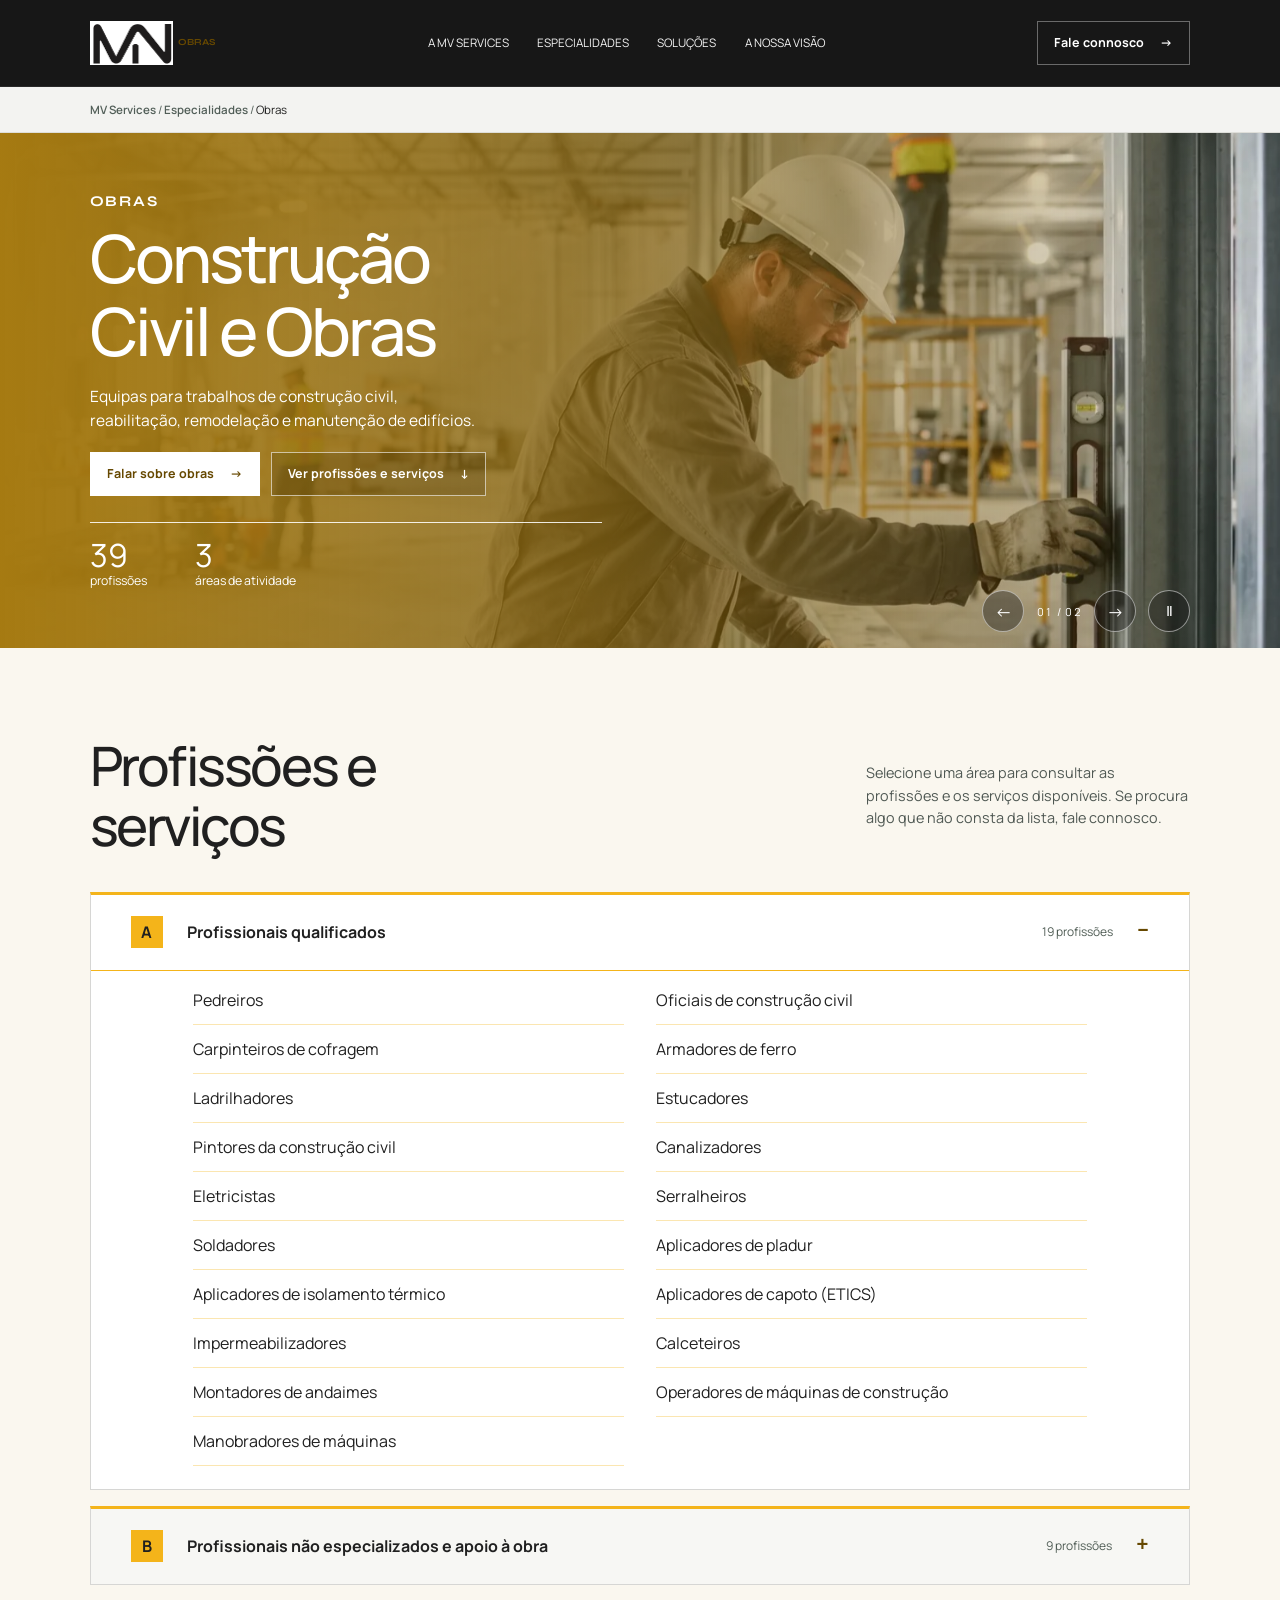
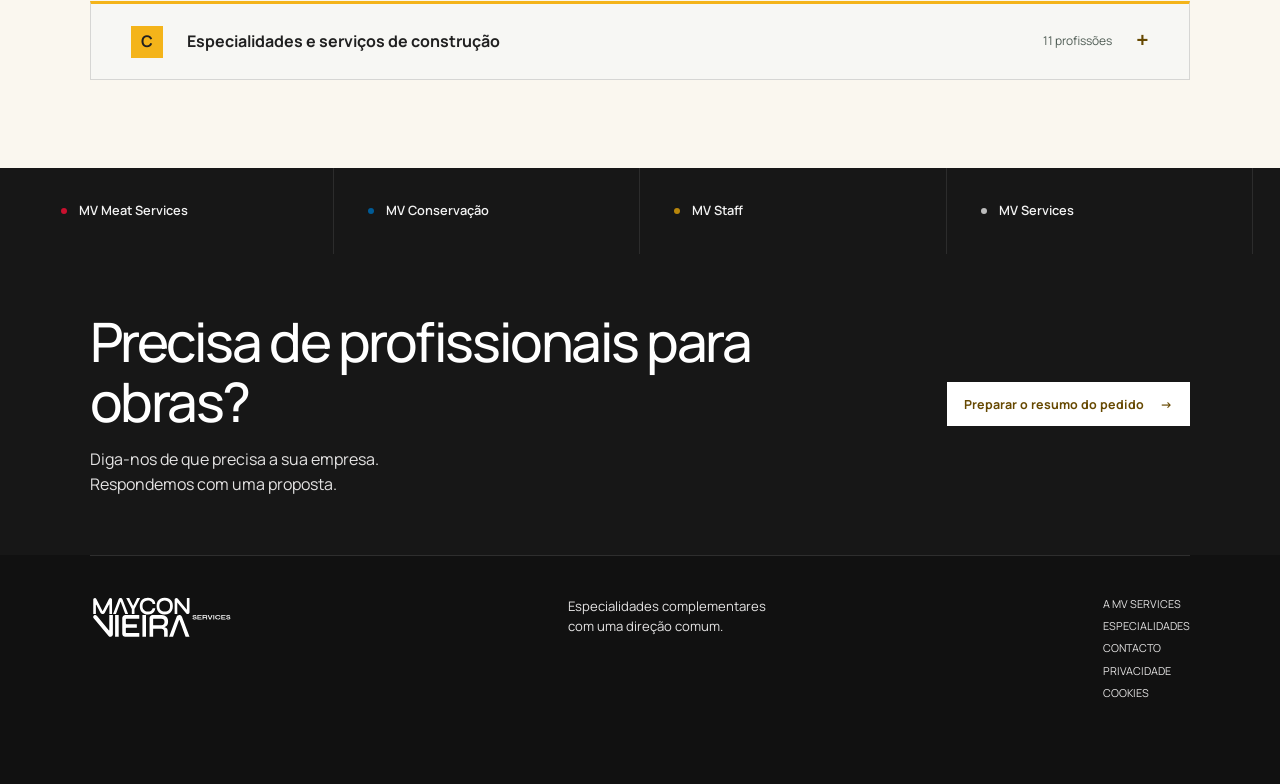
<file: obras/index.html>
<!doctype html>
<html lang="pt-PT">
<head>
  <meta charset="utf-8">
  <meta name="viewport" content="width=device-width, initial-scale=1">
  <title>Equipas de construção civil e obras | Maycon Vieira Services</title>
  <meta name="description" content="Profissionais de construção civil para obras, reabilitação, remodelação e manutenção de edifícios. Conheça as especialidades das nossas equipas.">

<meta name="robots" content="index, follow, max-image-preview:large">
<link rel="canonical" href="https://mv-services-phi.vercel.app/obras/">
<meta property="og:type" content="website">
<meta property="og:locale" content="pt_PT">
<meta property="og:site_name" content="Maycon Vieira Services">
<meta property="og:title" content="Equipas de construção civil e obras | Maycon Vieira Services">
<meta property="og:description" content="Profissionais de construção civil para obras, reabilitação, remodelação e manutenção de edifícios. Conheça as especialidades das nossas equipas.">
<meta property="og:url" content="https://mv-services-phi.vercel.app/obras/">
<meta property="og:image" content="https://mv-services-phi.vercel.app/assets/especialidades/obras-1-1536.webp">
<meta property="og:image:alt" content="Trabalhos de construção civil">
<meta name="twitter:card" content="summary_large_image">
<meta name="twitter:title" content="Equipas de construção civil e obras | Maycon Vieira Services">
<meta name="twitter:description" content="Profissionais de construção civil para obras, reabilitação, remodelação e manutenção de edifícios. Conheça as especialidades das nossas equipas.">
<meta name="twitter:image" content="https://mv-services-phi.vercel.app/assets/especialidades/obras-1-1536.webp">
<meta name="twitter:image:alt" content="Trabalhos de construção civil">
  <link rel="icon" href="/assets/favicon.svg" type="image/svg+xml">
  <link rel="stylesheet" href="/fonts.css">
  <link rel="stylesheet" href="/especialidades.css">
  <script src="/especialidades.js" defer></script>
<script type="application/ld+json">{"@context":"https://schema.org","@type":"Service","name":"Obras","provider":{"@type":"Organization","name":"Maycon Vieira Services","url":"https://mv-services-phi.vercel.app/"},"url":"https://mv-services-phi.vercel.app/obras/","description":"Profissionais de construção civil para obras, reabilitação, remodelação e manutenção de edifícios. Conheça as especialidades das nossas equipas."}</script>
<script type="application/ld+json">{"@context":"https://schema.org","@type":"BreadcrumbList","itemListElement":[{"@type":"ListItem","position":1,"name":"MV Services","item":"https://mv-services-phi.vercel.app/"},{"@type":"ListItem","position":2,"name":"Especialidades","item":"https://mv-services-phi.vercel.app/#especialidades"},{"@type":"ListItem","position":3,"name":"Obras","item":"https://mv-services-phi.vercel.app/obras/"}]}</script>
<script type="application/ld+json">{"@context":"https://schema.org","@type":"WebPage","name":"Equipas de construção civil e obras | Maycon Vieira Services","description":"Profissionais de construção civil para obras, reabilitação, remodelação e manutenção de edifícios. Conheça as especialidades das nossas equipas.","url":"https://mv-services-phi.vercel.app/obras/","inLanguage":"pt-PT"}</script>
</head>
<body class="sector-page obras">
  <a class="sector-skip" href="#principal">Ir para o conteúdo</a>
  <header class="sector-header">
    <div class="sector-wrap">
      <a class="sector-brand" href="/" aria-label="MV Obras — início">
        <img src="/assets/especialidades/marca-mv.png" alt="" width="94" height="49">
        <span>Obras</span>
      </a>
      <button class="sector-menu-toggle" type="button" aria-expanded="false" aria-controls="sector-navigation"><span>Menu</span><i aria-hidden="true"></i></button>
      <nav id="sector-navigation" aria-label="Navegação principal"><a href="/#empresa">A MV Services</a><a href="/#especialidades">Especialidades</a><a href="/solucoes/">Soluções</a><a href="/#direcao">A nossa visão</a></nav>
      <a class="sector-button sector-header-cta" href="/?especialidade=Obras#contato">Fale connosco <span aria-hidden="true">→</span></a>
    </div>
  </header>
  <nav class="sector-breadcrumb" aria-label="Localização">
    <div class="sector-wrap"><a href="/">MV Services</a> <span aria-hidden="true">/</span>
      <a href="/#especialidades">Especialidades</a> <span aria-hidden="true">/</span>
      <span aria-current="page">Obras</span></div>
  </nav>
  <main id="principal">
    <section class="sector-hero" style="--photo-position: 48%">
      <img class="sector-photo" src="/assets/especialidades/obras-1-1536.webp" srcset="/assets/especialidades/obras-1-800.webp 800w, /assets/especialidades/obras-1-1536.webp 1536w" sizes="100vw" alt="" fetchpriority="high">
      <div class="sector-wrap sector-hero-content">
        <p class="sector-eyebrow">Obras</p>
        <h1>Construção Civil e Obras</h1>
        <p class="sector-intro">Equipas para trabalhos de construção civil, reabilitação, remodelação e manutenção de edifícios.</p>
        <div class="sector-actions">
          <a class="sector-button sector-button-primary" href="/?especialidade=Obras#contato">Falar sobre obras <span aria-hidden="true">→</span></a>
          <a class="sector-button sector-button-outlined" href="#profissoes">Ver profissões e serviços <span aria-hidden="true">↓</span></a>
        </div>
        <dl class="sector-stats">
          <div><dt>profissões</dt><dd>39</dd></div>
          <div><dt>áreas de atividade</dt><dd>3</dd></div>
        </dl>
      </div>
      <button type="button" class="sector-photo-button" data-photo="obras" aria-label="Mostrar a fotografia 2 de 2" hidden>1 / 2 <span aria-hidden="true">→</span></button>
    </section>
    <section class="sector-categories" id="profissoes" aria-labelledby="profissoes-title">
      <div class="sector-wrap">
        <div class="sector-section-heading"><h2 id="profissoes-title">Profissões e serviços</h2><p>Selecione uma área para consultar as profissões e os serviços disponíveis. Se procura algo que não consta da lista, fale connosco.</p></div>
        
        <details class="profession-group" open>
          <summary><span class="group-letter" aria-hidden="true">A</span>
            <span class="group-title">Profissionais qualificados</span>
            <span class="group-count">19 profissões</span>
            <span class="group-icon" aria-hidden="true"></span>
          </summary>
          <ul><li>Pedreiros</li>
<li>Oficiais de construção civil</li>
<li>Carpinteiros de cofragem</li>
<li>Armadores de ferro</li>
<li>Ladrilhadores</li>
<li>Estucadores</li>
<li>Pintores da construção civil</li>
<li>Canalizadores</li>
<li>Eletricistas</li>
<li>Serralheiros</li>
<li>Soldadores</li>
<li>Aplicadores de pladur</li>
<li>Aplicadores de isolamento térmico</li>
<li>Aplicadores de capoto (ETICS)</li>
<li>Impermeabilizadores</li>
<li>Calceteiros</li>
<li>Montadores de andaimes</li>
<li>Operadores de máquinas de construção</li>
<li>Manobradores de máquinas</li>
</ul>
        </details>
        <details class="profession-group">
          <summary><span class="group-letter" aria-hidden="true">B</span>
            <span class="group-title">Profissionais não especializados e apoio à obra</span>
            <span class="group-count">9 profissões</span>
            <span class="group-icon" aria-hidden="true"></span>
          </summary>
          <ul><li>Serventes de construção civil</li>
<li>Ajudantes de pedreiro</li>
<li>Ajudantes de carpinteiro</li>
<li>Ajudantes de eletricista</li>
<li>Ajudantes de canalizador</li>
<li>Auxiliares de obra</li>
<li>Operários polivalentes</li>
<li>Equipas de apoio à construção</li>
<li>Operadores de limpeza de estaleiros</li>
</ul>
        </details>
        <details class="profession-group">
          <summary><span class="group-letter" aria-hidden="true">C</span>
            <span class="group-title">Especialidades e serviços de construção</span>
            <span class="group-count">11 profissões</span>
            <span class="group-icon" aria-hidden="true"></span>
          </summary>
          <ul><li>Construção de edifícios</li>
<li>Obras de reabilitação</li>
<li>Obras de remodelação</li>
<li>Trabalhos de alvenaria</li>
<li>Trabalhos de cofragem</li>
<li>Trabalhos de betonagem</li>
<li>Assentamento de pavimentos e revestimentos</li>
<li>Trabalhos de pintura</li>
<li>Trabalhos de acabamentos</li>
<li>Trabalhos de demolição</li>
<li>Trabalhos de manutenção de edifícios</li>
</ul>
        </details>
      </div>
    </section>
    <nav class="sector-related" aria-label="Outras especialidades">
      <div class="sector-wrap"><a class="meat" href="/meat-services/">MV Meat Services</a><a class="conservacao" href="/conservacao/">MV Conservação</a><a class="staff" href="/staff/">MV Staff</a><a href="/">MV Services</a></div>
    </nav>
    <section class="sector-contact">
      <div class="sector-wrap">
        <div><h2>Precisa de profissionais para obras?</h2><p>Diga-nos de que precisa a sua empresa.<br>Respondemos com uma proposta.</p></div>
        <a class="sector-button sector-button-primary" href="/?especialidade=Obras#contato">Preparar o resumo do pedido <span aria-hidden="true">→</span></a>
      </div>
    </section>
  </main>
  <footer class="sector-footer">
    <div class="sector-wrap">
      <div class="sector-footer-top">
        <a href="/"><img src="/assets/logo.svg" alt="Maycon Vieira Services" width="142" height="44"></a>
        <p>Especialidades complementares<br>com uma direção comum.</p>
        <nav aria-label="Rodapé"><a href="/#empresa">A MV Services</a><a href="/#especialidades">Especialidades</a><a href="/?especialidade=Obras#contato">Contacto</a><a href="/politica-de-privacidade/">Privacidade</a><a href="/politica-de-cookies/">Cookies</a></nav>
      </div>
      <div class="sector-footer-bottom"><span>© 2026 Maycon Vieira Services</span><span>Uma estrutura. Múltiplas soluções.</span></div>
    </div>
  </footer>
</body>
</html>
</file>
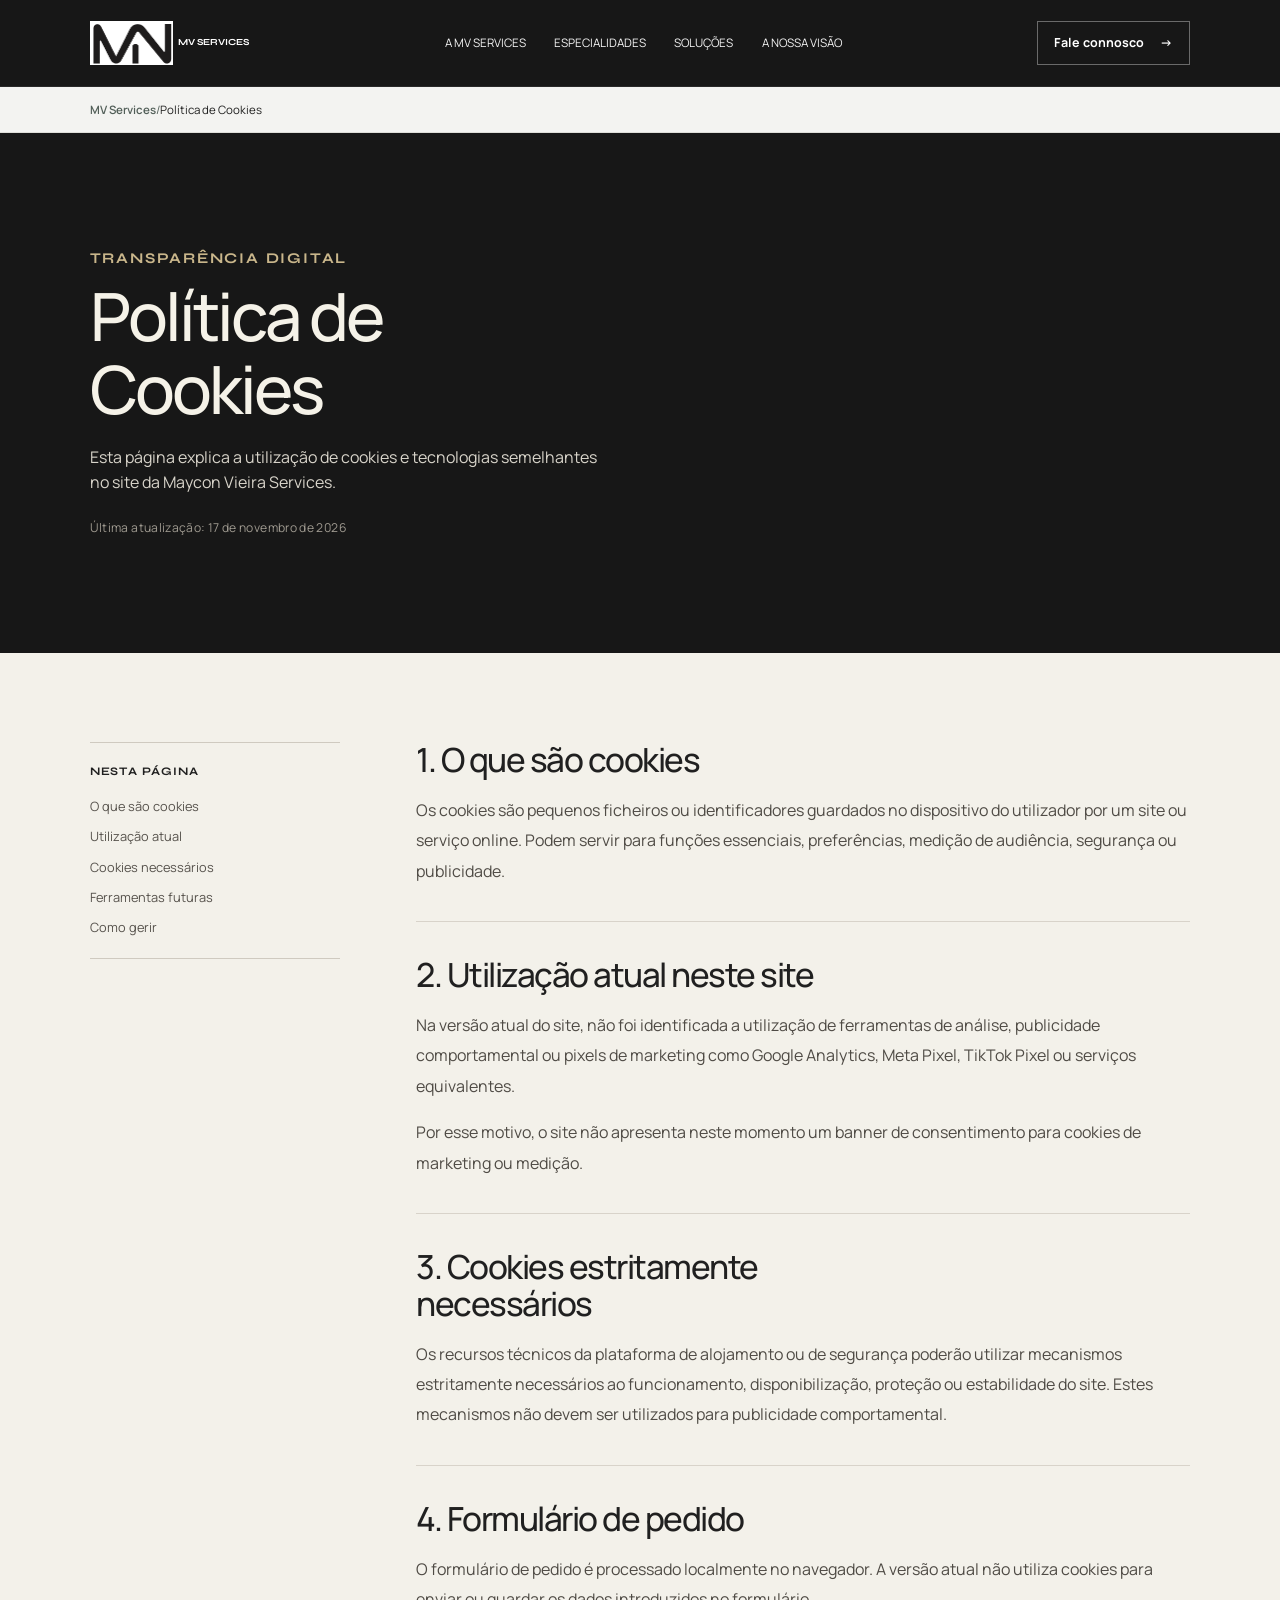
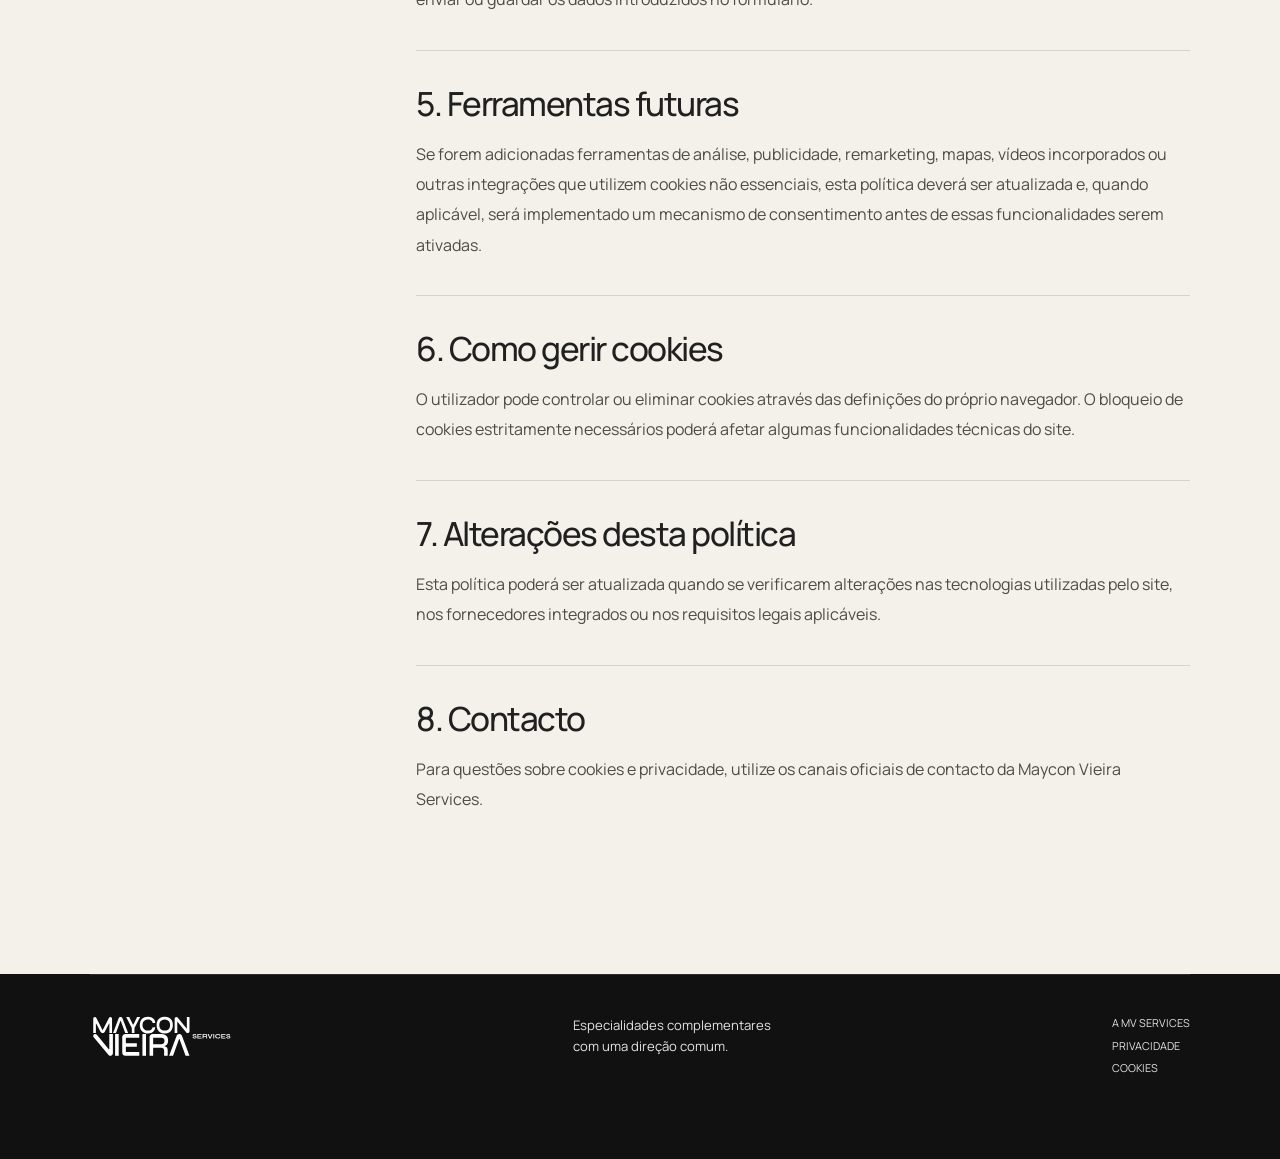
<file: politica-de-cookies/index.html>
<!doctype html>
<html lang="pt-PT">
<head>
  <meta charset="utf-8">
  <meta name="viewport" content="width=device-width, initial-scale=1">
  <title>Política de Cookies | Maycon Vieira Services</title>
  <meta name="description" content="Consulte a política de cookies da Maycon Vieira Services e saiba como gerir os cookies nas definições do seu navegador.">
  <meta name="robots" content="index, follow, max-image-preview:large">
  <link rel="canonical" href="https://mv-services-phi.vercel.app/politica-de-cookies/">
  <meta property="og:type" content="website">
  <meta property="og:locale" content="pt_PT">
  <meta property="og:site_name" content="Maycon Vieira Services">
  <meta property="og:title" content="Política de Cookies | Maycon Vieira Services">
  <meta property="og:description" content="Consulte a política de cookies da Maycon Vieira Services e saiba como gerir os cookies nas definições do seu navegador.">
  <meta property="og:url" content="https://mv-services-phi.vercel.app/politica-de-cookies/">
  <link rel="icon" href="/assets/favicon.svg" type="image/svg+xml">
  <link rel="stylesheet" href="/fonts.css">
  <link rel="stylesheet" href="/especialidades.css">
  <script src="/especialidades.js" defer></script>
<script type="application/ld+json">{"@context":"https://schema.org","@type":"WebPage","name":"Política de Cookies | Maycon Vieira Services","description":"Consulte a política de cookies da Maycon Vieira Services e saiba como gerir os cookies nas definições do seu navegador.","url":"https://mv-services-phi.vercel.app/politica-de-cookies/","inLanguage":"pt-PT"}</script>
</head>
<body class="sector-page legal-page">
  <a class="sector-skip" href="#principal">Ir para o conteúdo</a>
  <header class="sector-header">
    <div class="sector-wrap">
      <a class="sector-brand" href="/" aria-label="Maycon Vieira Services — início">
        <img src="/assets/especialidades/marca-mv.png" alt="" width="94" height="49">
        <span>MV Services</span>
      </a>
      <button class="sector-menu-toggle" type="button" aria-expanded="false" aria-controls="sector-navigation"><span>Menu</span><i aria-hidden="true"></i></button>
      <nav id="sector-navigation" aria-label="Navegação principal"><a href="/#empresa">A MV Services</a><a href="/#especialidades">Especialidades</a><a href="/solucoes/">Soluções</a><a href="/#direcao">A nossa visão</a></nav>
      <a class="sector-button sector-header-cta" href="/#contato">Fale connosco <span aria-hidden="true">→</span></a>
    </div>
  </header>
  <nav class="sector-breadcrumb" aria-label="Localização">
    <div class="sector-wrap"><a href="/">MV Services</a><span aria-hidden="true">/</span><span aria-current="page">Política de Cookies</span></div>
  </nav>
  <main id="principal" class="legal-main">
    <section class="legal-hero">
      <div class="sector-wrap">
        <p class="sector-eyebrow">Transparência digital</p>
        <h1>Política de Cookies</h1>
        <p class="legal-lead">Esta página explica a utilização de cookies e tecnologias semelhantes no site da Maycon Vieira Services.</p>
        <p class="legal-updated">Última atualização: 17 de novembro de 2026</p>
      </div>
    </section>
    <section class="legal-content">
      <div class="sector-wrap legal-grid">
        <aside class="legal-index" aria-label="Nesta página">
          <strong>Nesta página</strong>
          <a href="#o-que-sao">O que são cookies</a>
          <a href="#uso-atual">Utilização atual</a>
          <a href="#necessarios">Cookies necessários</a>
          <a href="#futuros">Ferramentas futuras</a>
          <a href="#gestao">Como gerir</a>
        </aside>
        <article class="legal-article">
          <section id="o-que-sao"><h2>1. O que são cookies</h2><p>Os cookies são pequenos ficheiros ou identificadores guardados no dispositivo do utilizador por um site ou serviço online. Podem servir para funções essenciais, preferências, medição de audiência, segurança ou publicidade.</p></section>
          <section id="uso-atual"><h2>2. Utilização atual neste site</h2><p>Na versão atual do site, não foi identificada a utilização de ferramentas de análise, publicidade comportamental ou pixels de marketing como Google Analytics, Meta Pixel, TikTok Pixel ou serviços equivalentes.</p><p>Por esse motivo, o site não apresenta neste momento um banner de consentimento para cookies de marketing ou medição.</p></section>
          <section id="necessarios"><h2>3. Cookies estritamente necessários</h2><p>Os recursos técnicos da plataforma de alojamento ou de segurança poderão utilizar mecanismos estritamente necessários ao funcionamento, disponibilização, proteção ou estabilidade do site. Estes mecanismos não devem ser utilizados para publicidade comportamental.</p></section>
          <section><h2>4. Formulário de pedido</h2><p>O formulário de pedido é processado localmente no navegador. A versão atual não utiliza cookies para enviar ou guardar os dados introduzidos no formulário.</p></section>
          <section id="futuros"><h2>5. Ferramentas futuras</h2><p>Se forem adicionadas ferramentas de análise, publicidade, remarketing, mapas, vídeos incorporados ou outras integrações que utilizem cookies não essenciais, esta política deverá ser atualizada e, quando aplicável, será implementado um mecanismo de consentimento antes de essas funcionalidades serem ativadas.</p></section>
          <section id="gestao"><h2>6. Como gerir cookies</h2><p>O utilizador pode controlar ou eliminar cookies através das definições do próprio navegador. O bloqueio de cookies estritamente necessários poderá afetar algumas funcionalidades técnicas do site.</p></section>
          <section><h2>7. Alterações desta política</h2><p>Esta política poderá ser atualizada quando se verificarem alterações nas tecnologias utilizadas pelo site, nos fornecedores integrados ou nos requisitos legais aplicáveis.</p></section>
          <section><h2>8. Contacto</h2><p>Para questões sobre cookies e privacidade, utilize os canais oficiais de contacto da Maycon Vieira Services.</p></section>
        </article>
      </div>
    </section>
  </main>
  <footer class="sector-footer">
    <div class="sector-wrap">
      <div class="sector-footer-top">
        <a href="/"><img src="/assets/logo.svg" alt="Maycon Vieira Services" width="142" height="44"></a>
        <p>Especialidades complementares<br>com uma direção comum.</p>
        <nav aria-label="Rodapé"><a href="/#empresa">A MV Services</a><a href="/politica-de-privacidade/">Privacidade</a><a href="/politica-de-cookies/">Cookies</a></nav>
      </div>
      <div class="sector-footer-bottom"><span>© 2026 Maycon Vieira Services</span><span>Uma estrutura. Múltiplas soluções.</span></div>
    </div>
  </footer>
</body>
</html>
</file>
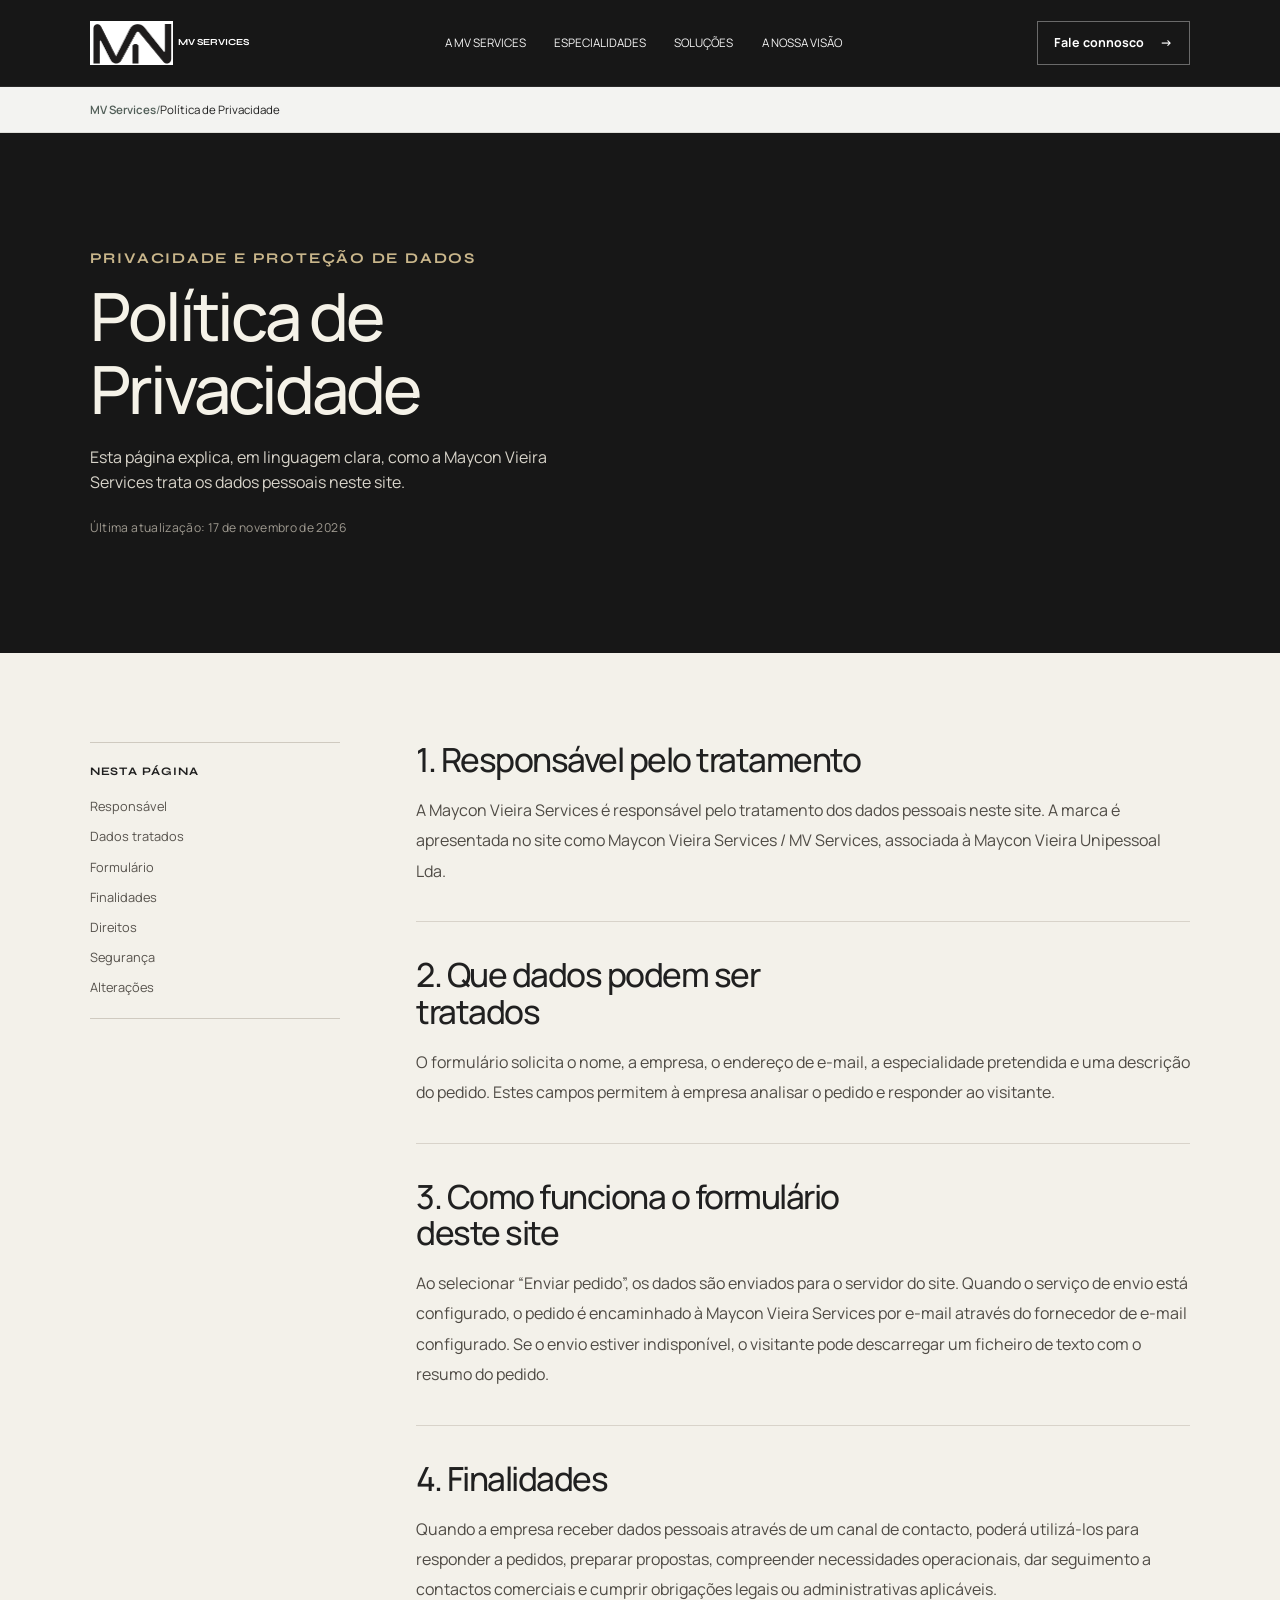
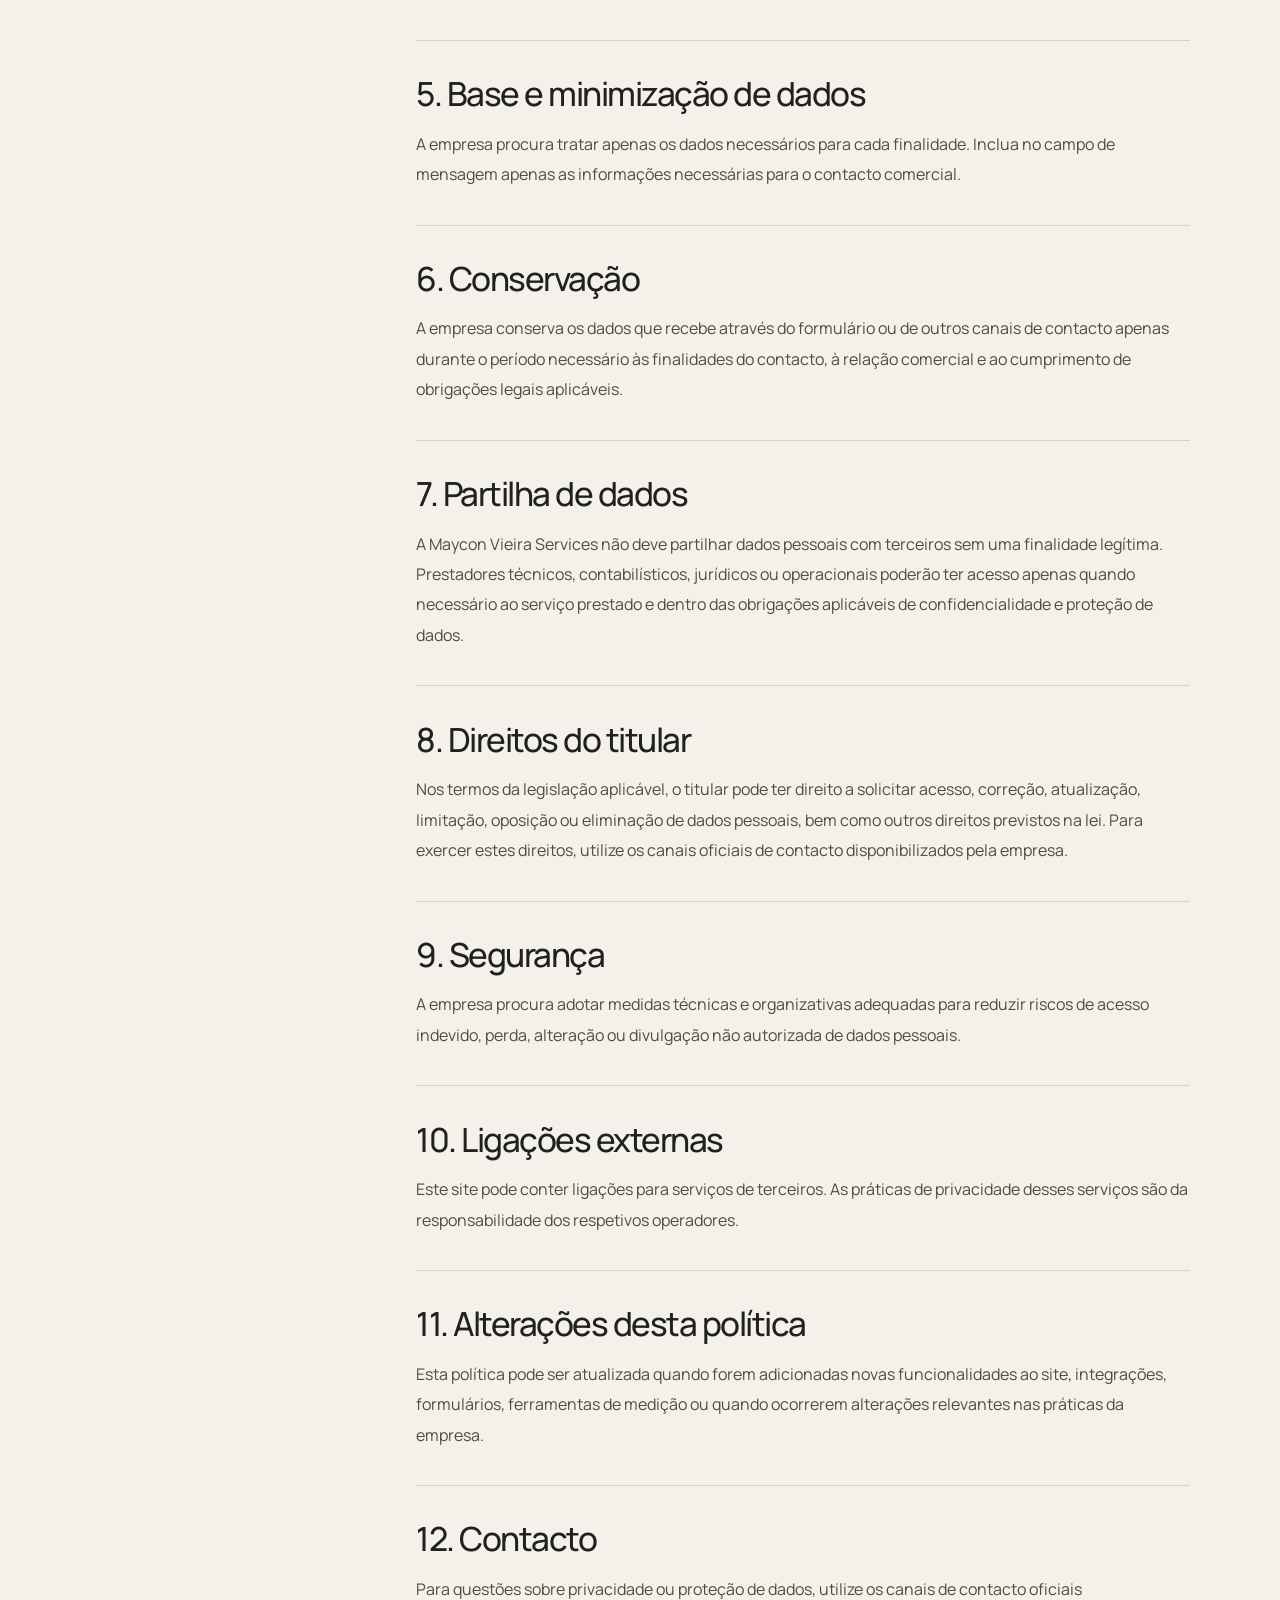
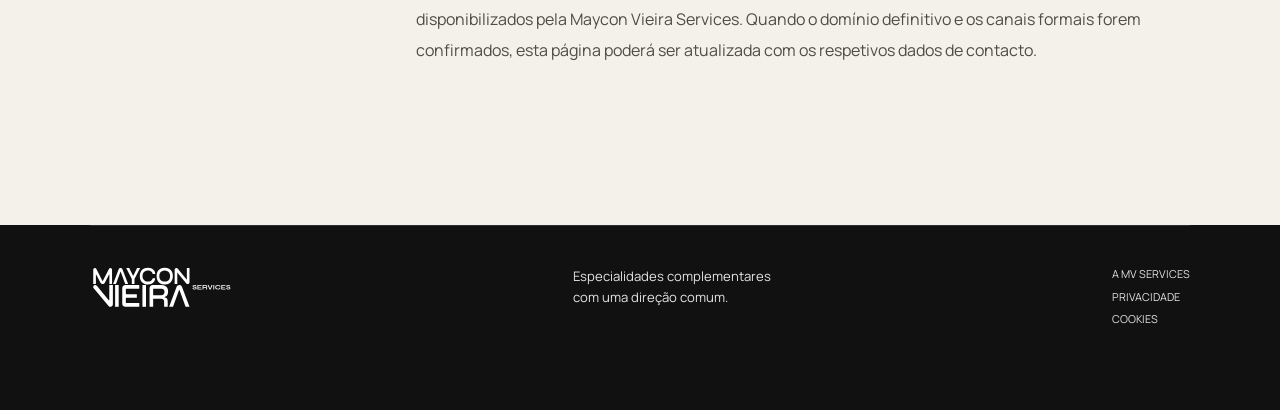
<file: politica-de-privacidade/index.html>
<!doctype html>
<html lang="pt-PT">
<head>
  <meta charset="utf-8">
  <meta name="viewport" content="width=device-width, initial-scale=1">
  <title>Política de Privacidade | Maycon Vieira Services</title>
  <meta name="description" content="Saiba como a Maycon Vieira Services trata os dados pessoais e como funciona o processamento dos dados do formulário.">
  <meta name="robots" content="index, follow, max-image-preview:large">
  <link rel="canonical" href="https://mv-services-phi.vercel.app/politica-de-privacidade/">
  <meta property="og:type" content="website">
  <meta property="og:locale" content="pt_PT">
  <meta property="og:site_name" content="Maycon Vieira Services">
  <meta property="og:title" content="Política de Privacidade | Maycon Vieira Services">
  <meta property="og:description" content="Saiba como a Maycon Vieira Services trata os dados pessoais e como funciona o processamento dos dados do formulário.">
  <meta property="og:url" content="https://mv-services-phi.vercel.app/politica-de-privacidade/">
  <link rel="icon" href="/assets/favicon.svg" type="image/svg+xml">
  <link rel="stylesheet" href="/fonts.css">
  <link rel="stylesheet" href="/especialidades.css">
  <script src="/especialidades.js" defer></script>
<script type="application/ld+json">{"@context":"https://schema.org","@type":"WebPage","name":"Política de Privacidade | Maycon Vieira Services","description":"Saiba como a Maycon Vieira Services trata os dados pessoais e como funciona o processamento dos dados do formulário.","url":"https://mv-services-phi.vercel.app/politica-de-privacidade/","inLanguage":"pt-PT"}</script>
</head>
<body class="sector-page legal-page">
  <a class="sector-skip" href="#principal">Ir para o conteúdo</a>
  <header class="sector-header">
    <div class="sector-wrap">
      <a class="sector-brand" href="/" aria-label="Maycon Vieira Services — início">
        <img src="/assets/especialidades/marca-mv.png" alt="" width="94" height="49">
        <span>MV Services</span>
      </a>
      <button class="sector-menu-toggle" type="button" aria-expanded="false" aria-controls="sector-navigation"><span>Menu</span><i aria-hidden="true"></i></button>
      <nav id="sector-navigation" aria-label="Navegação principal"><a href="/#empresa">A MV Services</a><a href="/#especialidades">Especialidades</a><a href="/solucoes/">Soluções</a><a href="/#direcao">A nossa visão</a></nav>
      <a class="sector-button sector-header-cta" href="/#contato">Fale connosco <span aria-hidden="true">→</span></a>
    </div>
  </header>
  <nav class="sector-breadcrumb" aria-label="Localização">
    <div class="sector-wrap"><a href="/">MV Services</a><span aria-hidden="true">/</span><span aria-current="page">Política de Privacidade</span></div>
  </nav>
  <main id="principal" class="legal-main">
    <section class="legal-hero">
      <div class="sector-wrap">
        <p class="sector-eyebrow">Privacidade e proteção de dados</p>
        <h1>Política de Privacidade</h1>
        <p class="legal-lead">Esta página explica, em linguagem clara, como a Maycon Vieira Services trata os dados pessoais neste site.</p>
        <p class="legal-updated">Última atualização: 17 de novembro de 2026</p>
      </div>
    </section>
    <section class="legal-content">
      <div class="sector-wrap legal-grid">
        <aside class="legal-index" aria-label="Nesta página">
          <strong>Nesta página</strong>
          <a href="#responsavel">Responsável</a>
          <a href="#dados">Dados tratados</a>
          <a href="#formulario">Formulário</a>
          <a href="#finalidades">Finalidades</a>
          <a href="#direitos">Direitos</a>
          <a href="#seguranca">Segurança</a>
          <a href="#alteracoes">Alterações</a>
        </aside>
        <article class="legal-article">
          <section id="responsavel"><h2>1. Responsável pelo tratamento</h2><p>A Maycon Vieira Services é responsável pelo tratamento dos dados pessoais neste site. A marca é apresentada no site como Maycon Vieira Services / MV Services, associada à Maycon Vieira Unipessoal Lda.</p></section>
          <section id="dados"><h2>2. Que dados podem ser tratados</h2><p>O formulário solicita o nome, a empresa, o endereço de e-mail, a especialidade pretendida e uma descrição do pedido. Estes campos permitem à empresa analisar o pedido e responder ao visitante.</p></section>
          <section id="formulario"><h2>3. Como funciona o formulário deste site</h2><p>Ao selecionar “Enviar pedido”, os dados são enviados para o servidor do site. Quando o serviço de envio está configurado, o pedido é encaminhado à Maycon Vieira Services por e-mail através do fornecedor de e-mail configurado. Se o envio estiver indisponível, o visitante pode descarregar um ficheiro de texto com o resumo do pedido.</p></section>
          <section id="finalidades"><h2>4. Finalidades</h2><p>Quando a empresa receber dados pessoais através de um canal de contacto, poderá utilizá-los para responder a pedidos, preparar propostas, compreender necessidades operacionais, dar seguimento a contactos comerciais e cumprir obrigações legais ou administrativas aplicáveis.</p></section>
          <section><h2>5. Base e minimização de dados</h2><p>A empresa procura tratar apenas os dados necessários para cada finalidade. Inclua no campo de mensagem apenas as informações necessárias para o contacto comercial.</p></section>
          <section><h2>6. Conservação</h2><p>A empresa conserva os dados que recebe através do formulário ou de outros canais de contacto apenas durante o período necessário às finalidades do contacto, à relação comercial e ao cumprimento de obrigações legais aplicáveis.</p></section>
          <section><h2>7. Partilha de dados</h2><p>A Maycon Vieira Services não deve partilhar dados pessoais com terceiros sem uma finalidade legítima. Prestadores técnicos, contabilísticos, jurídicos ou operacionais poderão ter acesso apenas quando necessário ao serviço prestado e dentro das obrigações aplicáveis de confidencialidade e proteção de dados.</p></section>
          <section id="direitos"><h2>8. Direitos do titular</h2><p>Nos termos da legislação aplicável, o titular pode ter direito a solicitar acesso, correção, atualização, limitação, oposição ou eliminação de dados pessoais, bem como outros direitos previstos na lei. Para exercer estes direitos, utilize os canais oficiais de contacto disponibilizados pela empresa.</p></section>
          <section id="seguranca"><h2>9. Segurança</h2><p>A empresa procura adotar medidas técnicas e organizativas adequadas para reduzir riscos de acesso indevido, perda, alteração ou divulgação não autorizada de dados pessoais.</p></section>
          <section><h2>10. Ligações externas</h2><p>Este site pode conter ligações para serviços de terceiros. As práticas de privacidade desses serviços são da responsabilidade dos respetivos operadores.</p></section>
          <section id="alteracoes"><h2>11. Alterações desta política</h2><p>Esta política pode ser atualizada quando forem adicionadas novas funcionalidades ao site, integrações, formulários, ferramentas de medição ou quando ocorrerem alterações relevantes nas práticas da empresa.</p></section>
          <section><h2>12. Contacto</h2><p>Para questões sobre privacidade ou proteção de dados, utilize os canais de contacto oficiais disponibilizados pela Maycon Vieira Services. Quando o domínio definitivo e os canais formais forem confirmados, esta página poderá ser atualizada com os respetivos dados de contacto.</p></section>
        </article>
      </div>
    </section>
  </main>
  <footer class="sector-footer">
    <div class="sector-wrap">
      <div class="sector-footer-top">
        <a href="/"><img src="/assets/logo.svg" alt="Maycon Vieira Services" width="142" height="44"></a>
        <p>Especialidades complementares<br>com uma direção comum.</p>
        <nav aria-label="Rodapé"><a href="/#empresa">A MV Services</a><a href="/politica-de-privacidade/">Privacidade</a><a href="/politica-de-cookies/">Cookies</a></nav>
      </div>
      <div class="sector-footer-bottom"><span>© 2026 Maycon Vieira Services</span><span>Uma estrutura. Múltiplas soluções.</span></div>
    </div>
  </footer>
</body>
</html>
</file>
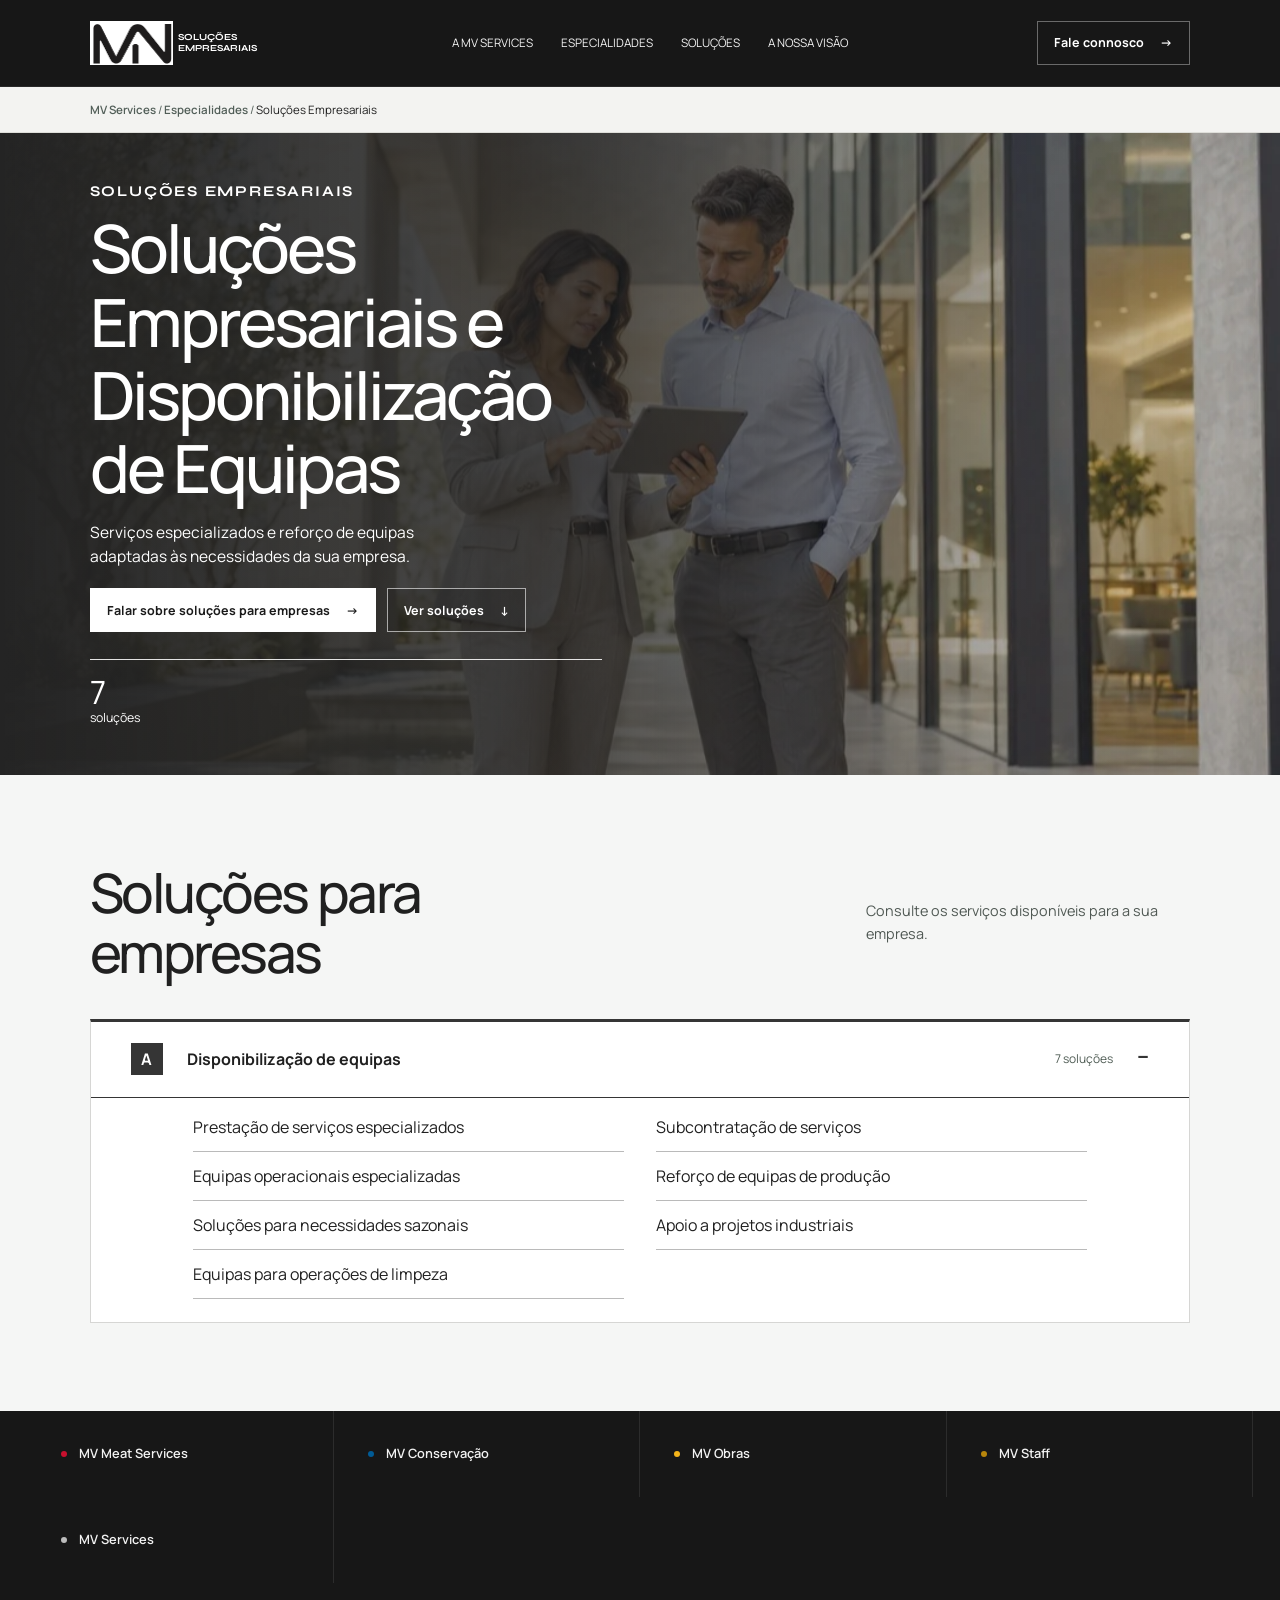
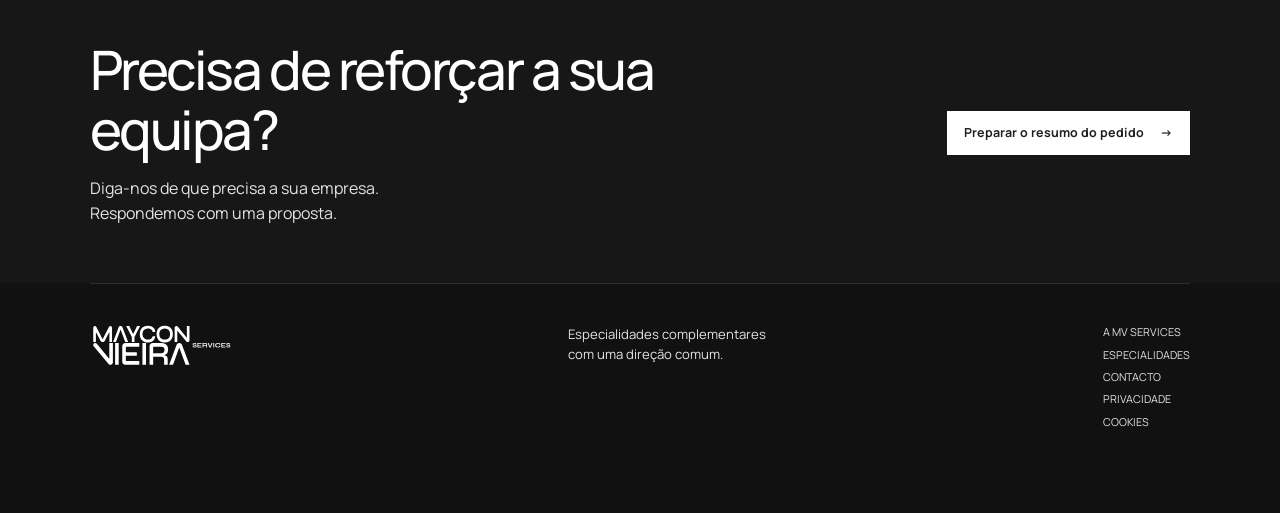
<file: solucoes/index.html>
<!doctype html>
<html lang="pt-PT">
<head>
  <meta charset="utf-8">
  <meta name="viewport" content="width=device-width, initial-scale=1">
  <title>Serviços especializados para empresas | Maycon Vieira Services</title>
  <meta name="description" content="Prestação de serviços especializados e reforço de equipas para operações industriais, necessidades sazonais e serviços de limpeza.">

<meta name="robots" content="index, follow, max-image-preview:large">
<link rel="canonical" href="https://mv-services-phi.vercel.app/solucoes/">
<meta property="og:type" content="website">
<meta property="og:locale" content="pt_PT">
<meta property="og:site_name" content="Maycon Vieira Services">
<meta property="og:title" content="Serviços especializados para empresas | Maycon Vieira Services">
<meta property="og:description" content="Prestação de serviços especializados e reforço de equipas para operações industriais, necessidades sazonais e serviços de limpeza.">
<meta property="og:url" content="https://mv-services-phi.vercel.app/solucoes/">
<meta property="og:image" content="https://mv-services-phi.vercel.app/assets/specialties-clean.webp">
<meta property="og:image:alt" content="Equipas especializadas da Maycon Vieira Services">
<meta name="twitter:card" content="summary_large_image">
<meta name="twitter:title" content="Serviços especializados para empresas | Maycon Vieira Services">
<meta name="twitter:description" content="Prestação de serviços especializados e reforço de equipas para operações industriais, necessidades sazonais e serviços de limpeza.">
<meta name="twitter:image" content="https://mv-services-phi.vercel.app/assets/specialties-clean.webp">
<meta name="twitter:image:alt" content="Equipas especializadas da Maycon Vieira Services">
  <link rel="icon" href="/assets/favicon.svg" type="image/svg+xml">
  <link rel="stylesheet" href="/fonts.css">
  <link rel="stylesheet" href="/especialidades.css">
  <script src="/especialidades.js" defer></script>
<script type="application/ld+json">{"@context":"https://schema.org","@type":"Service","name":"Soluções Empresariais","provider":{"@type":"Organization","name":"Maycon Vieira Services","url":"https://mv-services-phi.vercel.app/"},"url":"https://mv-services-phi.vercel.app/solucoes/","description":"Prestação de serviços especializados e reforço de equipas para operações industriais, necessidades sazonais e serviços de limpeza."}</script>
<script type="application/ld+json">{"@context":"https://schema.org","@type":"BreadcrumbList","itemListElement":[{"@type":"ListItem","position":1,"name":"MV Services","item":"https://mv-services-phi.vercel.app/"},{"@type":"ListItem","position":2,"name":"Especialidades","item":"https://mv-services-phi.vercel.app/#especialidades"},{"@type":"ListItem","position":3,"name":"Soluções Empresariais","item":"https://mv-services-phi.vercel.app/solucoes/"}]}</script>
<script type="application/ld+json">{"@context":"https://schema.org","@type":"WebPage","name":"Serviços especializados para empresas | Maycon Vieira Services","description":"Prestação de serviços especializados e reforço de equipas para operações industriais, necessidades sazonais e serviços de limpeza.","url":"https://mv-services-phi.vercel.app/solucoes/","inLanguage":"pt-PT"}</script>
</head>
<body class="sector-page solutions">
  <a class="sector-skip" href="#principal">Ir para o conteúdo</a>
  <header class="sector-header">
    <div class="sector-wrap">
      <a class="sector-brand" href="/" aria-label="MV Soluções Empresariais — início">
        <img src="/assets/especialidades/marca-mv.png" alt="" width="94" height="49">
        <span>Soluções Empresariais</span>
      </a>
      <button class="sector-menu-toggle" type="button" aria-expanded="false" aria-controls="sector-navigation"><span>Menu</span><i aria-hidden="true"></i></button>
      <nav id="sector-navigation" aria-label="Navegação principal"><a href="/#empresa">A MV Services</a><a href="/#especialidades">Especialidades</a><a href="/solucoes/">Soluções</a><a href="/#direcao">A nossa visão</a></nav>
      <a class="sector-button sector-header-cta" href="/?especialidade=Solu%C3%A7ões%20integradas#contato">Fale connosco <span aria-hidden="true">→</span></a>
    </div>
  </header>
  <nav class="sector-breadcrumb" aria-label="Localização">
    <div class="sector-wrap"><a href="/">MV Services</a> <span aria-hidden="true">/</span>
      <a href="/#especialidades">Especialidades</a> <span aria-hidden="true">/</span>
      <span aria-current="page">Soluções Empresariais</span></div>
  </nav>
  <main id="principal">
    <section class="sector-hero" style="--photo-position: 50%">
      <img class="sector-photo" src="/assets/specialties-clean.webp" alt="" fetchpriority="high">
      <div class="sector-wrap sector-hero-content">
        <p class="sector-eyebrow">Soluções Empresariais</p>
        <h1>Soluções Empresariais e Disponibilização de Equipas</h1>
        <p class="sector-intro">Serviços especializados e reforço de equipas adaptadas às necessidades da sua empresa.</p>
        <div class="sector-actions">
          <a class="sector-button sector-button-primary" href="/?especialidade=Solu%C3%A7ões%20integradas#contato">Falar sobre soluções para empresas <span aria-hidden="true">→</span></a>
          <a class="sector-button sector-button-outlined" href="#profissoes">Ver soluções <span aria-hidden="true">↓</span></a>
        </div>
        <dl class="sector-stats">
          <div><dt>soluções</dt><dd>7</dd></div>
          
        </dl>
      </div>
      
    </section>
    <section class="sector-categories" id="profissoes" aria-labelledby="profissoes-title">
      <div class="sector-wrap">
        <div class="sector-section-heading"><h2 id="profissoes-title">Soluções para empresas</h2><p>Consulte os serviços disponíveis para a sua empresa.</p></div>
        
        <details class="profession-group" open>
          <summary><span class="group-letter" aria-hidden="true">A</span>
            <span class="group-title">Disponibilização de equipas</span>
            <span class="group-count">7 soluções</span>
            <span class="group-icon" aria-hidden="true"></span>
          </summary>
          <ul><li>Prestação de serviços especializados</li>
<li>Subcontratação de serviços</li>
<li>Equipas operacionais especializadas</li>
<li>Reforço de equipas de produção</li>
<li>Soluções para necessidades sazonais</li>
<li>Apoio a projetos industriais</li>
<li>Equipas para operações de limpeza</li>
</ul>
        </details>
      </div>
    </section>
    <nav class="sector-related" aria-label="Outras especialidades">
      <div class="sector-wrap"><a class="meat" href="/meat-services/">MV Meat Services</a><a class="conservacao" href="/conservacao/">MV Conservação</a><a class="obras" href="/obras/">MV Obras</a><a class="staff" href="/staff/">MV Staff</a><a href="/">MV Services</a></div>
    </nav>
    <section class="sector-contact">
      <div class="sector-wrap">
        <div><h2>Precisa de reforçar a sua equipa?</h2><p>Diga-nos de que precisa a sua empresa.<br>Respondemos com uma proposta.</p></div>
        <a class="sector-button sector-button-primary" href="/?especialidade=Solu%C3%A7ões%20integradas#contato">Preparar o resumo do pedido <span aria-hidden="true">→</span></a>
      </div>
    </section>
  </main>
  <footer class="sector-footer">
    <div class="sector-wrap">
      <div class="sector-footer-top">
        <a href="/"><img src="/assets/logo.svg" alt="Maycon Vieira Services" width="142" height="44"></a>
        <p>Especialidades complementares<br>com uma direção comum.</p>
        <nav aria-label="Rodapé"><a href="/#empresa">A MV Services</a><a href="/#especialidades">Especialidades</a><a href="/?especialidade=Solu%C3%A7ões%20integradas#contato">Contacto</a><a href="/politica-de-privacidade/">Privacidade</a><a href="/politica-de-cookies/">Cookies</a></nav>
      </div>
      <div class="sector-footer-bottom"><span>© 2026 Maycon Vieira Services</span><span>Uma estrutura. Múltiplas soluções.</span></div>
    </div>
  </footer>
</body>
</html>
</file>
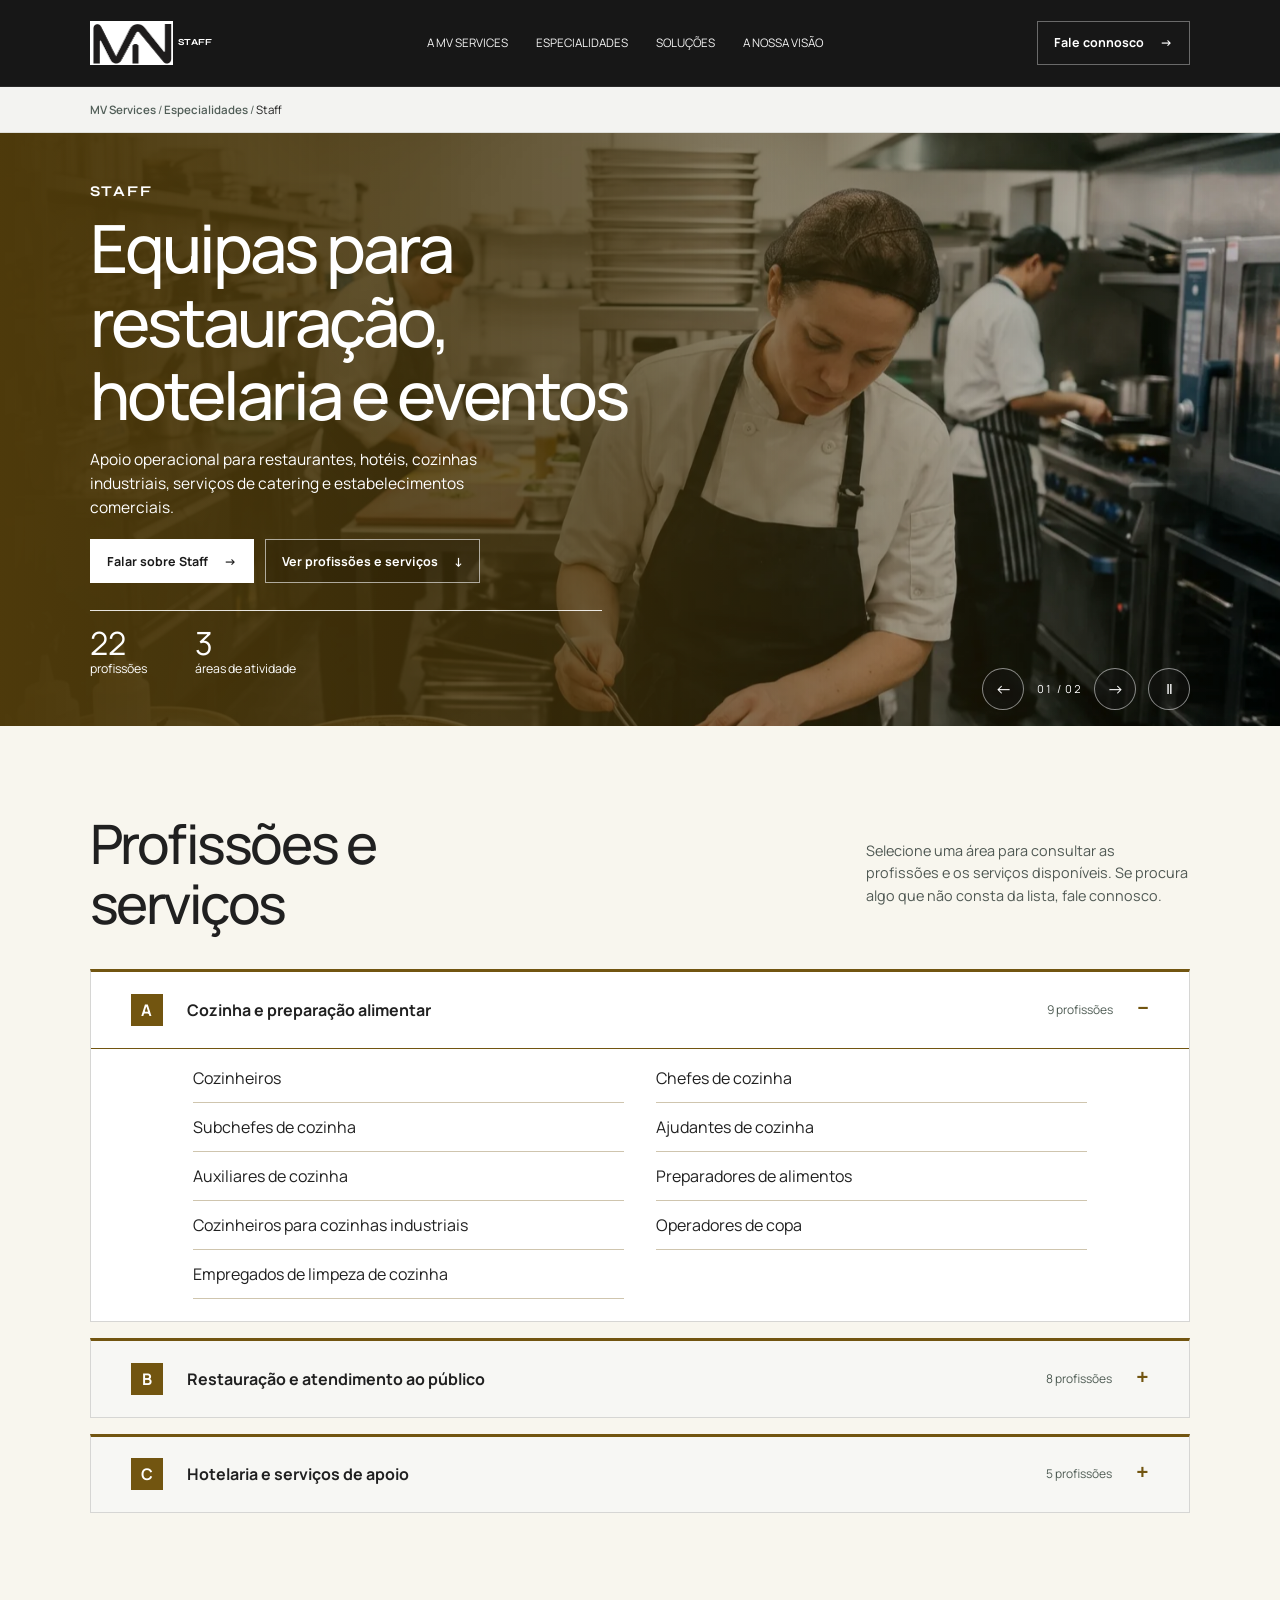
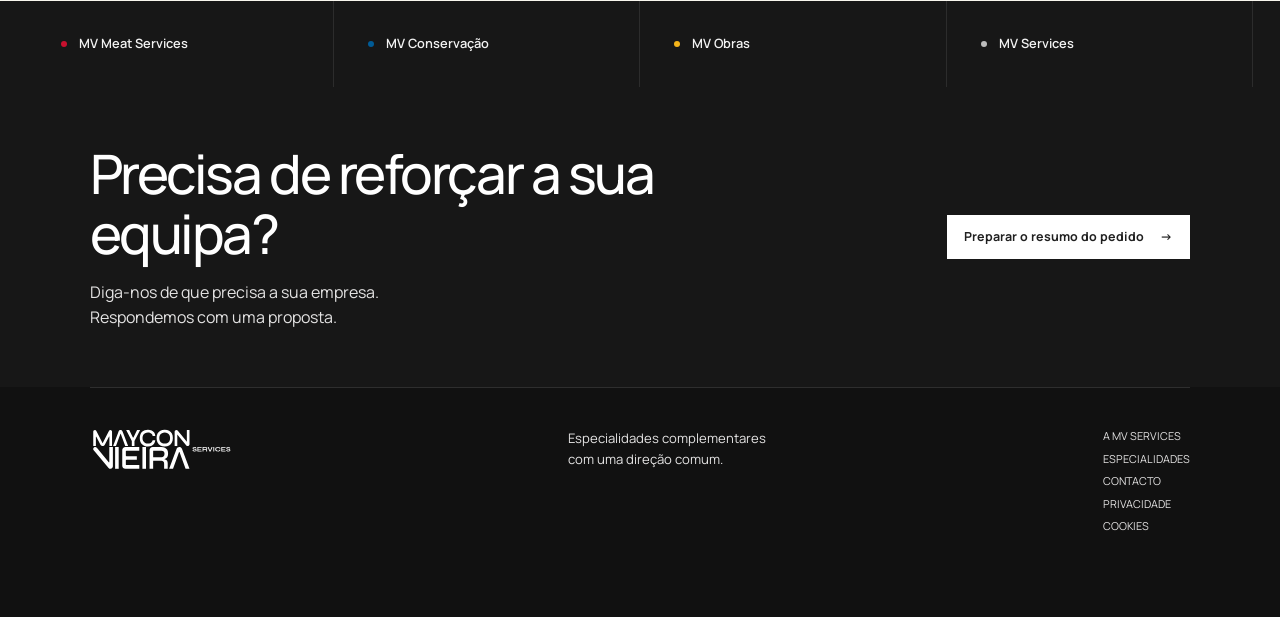
<file: staff/index.html>
<!doctype html>
<html lang="pt-PT">
<head>
  <meta charset="utf-8">
  <meta name="viewport" content="width=device-width, initial-scale=1">
  <title>Equipas de restauração e hotelaria | Maycon Vieira Services</title>
  <meta name="description" content="Reforce a sua equipa com profissionais para restaurantes, hotéis, cozinhas industriais, serviços de catering e estabelecimentos comerciais.">

<meta name="robots" content="index, follow, max-image-preview:large">
<link rel="canonical" href="https://mv-services-phi.vercel.app/staff/">
<meta property="og:type" content="website">
<meta property="og:locale" content="pt_PT">
<meta property="og:site_name" content="Maycon Vieira Services">
<meta property="og:title" content="Equipas de restauração e hotelaria | Maycon Vieira Services">
<meta property="og:description" content="Reforce a sua equipa com profissionais para restaurantes, hotéis, cozinhas industriais, serviços de catering e estabelecimentos comerciais.">
<meta property="og:url" content="https://mv-services-phi.vercel.app/staff/">
<meta property="og:image" content="https://mv-services-phi.vercel.app/assets/especialidades/staff-1-1536.webp">
<meta property="og:image:alt" content="Equipa de apoio à restauração e à hotelaria">
<meta name="twitter:card" content="summary_large_image">
<meta name="twitter:title" content="Equipas de restauração e hotelaria | Maycon Vieira Services">
<meta name="twitter:description" content="Reforce a sua equipa com profissionais para restaurantes, hotéis, cozinhas industriais, serviços de catering e estabelecimentos comerciais.">
<meta name="twitter:image" content="https://mv-services-phi.vercel.app/assets/especialidades/staff-1-1536.webp">
<meta name="twitter:image:alt" content="Equipa de apoio à restauração e à hotelaria">
  <link rel="icon" href="/assets/favicon.svg" type="image/svg+xml">
  <link rel="stylesheet" href="/fonts.css">
  <link rel="stylesheet" href="/especialidades.css">
  <script src="/especialidades.js" defer></script>
<script type="application/ld+json">{"@context":"https://schema.org","@type":"Service","name":"Staff","provider":{"@type":"Organization","name":"Maycon Vieira Services","url":"https://mv-services-phi.vercel.app/"},"url":"https://mv-services-phi.vercel.app/staff/","description":"Reforce a sua equipa com profissionais para restaurantes, hotéis, cozinhas industriais, serviços de catering e estabelecimentos comerciais."}</script>
<script type="application/ld+json">{"@context":"https://schema.org","@type":"BreadcrumbList","itemListElement":[{"@type":"ListItem","position":1,"name":"MV Services","item":"https://mv-services-phi.vercel.app/"},{"@type":"ListItem","position":2,"name":"Especialidades","item":"https://mv-services-phi.vercel.app/#especialidades"},{"@type":"ListItem","position":3,"name":"Staff","item":"https://mv-services-phi.vercel.app/staff/"}]}</script>
<script type="application/ld+json">{"@context":"https://schema.org","@type":"WebPage","name":"Equipas de restauração e hotelaria | Maycon Vieira Services","description":"Reforce a sua equipa com profissionais para restaurantes, hotéis, cozinhas industriais, serviços de catering e estabelecimentos comerciais.","url":"https://mv-services-phi.vercel.app/staff/","inLanguage":"pt-PT"}</script>
</head>
<body class="sector-page staff">
  <a class="sector-skip" href="#principal">Ir para o conteúdo</a>
  <header class="sector-header">
    <div class="sector-wrap">
      <a class="sector-brand" href="/" aria-label="MV Staff — início">
        <img src="/assets/especialidades/marca-mv.png" alt="" width="94" height="49">
        <span>Staff</span>
      </a>
      <button class="sector-menu-toggle" type="button" aria-expanded="false" aria-controls="sector-navigation"><span>Menu</span><i aria-hidden="true"></i></button>
      <nav id="sector-navigation" aria-label="Navegação principal"><a href="/#empresa">A MV Services</a><a href="/#especialidades">Especialidades</a><a href="/solucoes/">Soluções</a><a href="/#direcao">A nossa visão</a></nav>
      <a class="sector-button sector-header-cta" href="/?especialidade=Staff#contato">Fale connosco <span aria-hidden="true">→</span></a>
    </div>
  </header>
  <nav class="sector-breadcrumb" aria-label="Localização">
    <div class="sector-wrap"><a href="/">MV Services</a> <span aria-hidden="true">/</span>
      <a href="/#especialidades">Especialidades</a> <span aria-hidden="true">/</span>
      <span aria-current="page">Staff</span></div>
  </nav>
  <main id="principal">
    <section class="sector-hero" style="--photo-position: 48%">
      <img class="sector-photo" src="/assets/especialidades/staff-1-1536.webp" srcset="/assets/especialidades/staff-1-800.webp 800w, /assets/especialidades/staff-1-1536.webp 1536w" sizes="100vw" alt="" fetchpriority="high">
      <div class="sector-wrap sector-hero-content">
        <p class="sector-eyebrow">Staff</p>
        <h1>Equipas para restauração, hotelaria e eventos</h1>
        <p class="sector-intro">Apoio operacional para restaurantes, hotéis, cozinhas industriais, serviços de catering e estabelecimentos comerciais.</p>
        <div class="sector-actions">
          <a class="sector-button sector-button-primary" href="/?especialidade=Staff#contato">Falar sobre Staff <span aria-hidden="true">→</span></a>
          <a class="sector-button sector-button-outlined" href="#profissoes">Ver profissões e serviços <span aria-hidden="true">↓</span></a>
        </div>
        <dl class="sector-stats">
          <div><dt>profissões</dt><dd>22</dd></div>
          <div><dt>áreas de atividade</dt><dd>3</dd></div>
        </dl>
      </div>
      <button type="button" class="sector-photo-button" data-photo="staff" aria-label="Mostrar a fotografia 2 de 2" hidden>1 / 2 <span aria-hidden="true">→</span></button>
    </section>
    <section class="sector-categories" id="profissoes" aria-labelledby="profissoes-title">
      <div class="sector-wrap">
        <div class="sector-section-heading"><h2 id="profissoes-title">Profissões e serviços</h2><p>Selecione uma área para consultar as profissões e os serviços disponíveis. Se procura algo que não consta da lista, fale connosco.</p></div>
        
        <details class="profession-group" open>
          <summary><span class="group-letter" aria-hidden="true">A</span>
            <span class="group-title">Cozinha e preparação alimentar</span>
            <span class="group-count">9 profissões</span>
            <span class="group-icon" aria-hidden="true"></span>
          </summary>
          <ul><li>Cozinheiros</li>
<li>Chefes de cozinha</li>
<li>Subchefes de cozinha</li>
<li>Ajudantes de cozinha</li>
<li>Auxiliares de cozinha</li>
<li>Preparadores de alimentos</li>
<li>Cozinheiros para cozinhas industriais</li>
<li>Operadores de copa</li>
<li>Empregados de limpeza de cozinha</li>
</ul>
        </details>
        <details class="profession-group">
          <summary><span class="group-letter" aria-hidden="true">B</span>
            <span class="group-title">Restauração e atendimento ao público</span>
            <span class="group-count">8 profissões</span>
            <span class="group-icon" aria-hidden="true"></span>
          </summary>
          <ul><li>Empregados de mesa</li>
<li>Empregados de balcão</li>
<li>Empregados de bar</li>
<li>Empregados de cafetaria</li>
<li>Assistentes de restauração</li>
<li>Operadores de restauração coletiva</li>
<li>Assistentes de catering</li>
<li>Pessoal de apoio a eventos</li>
</ul>
        </details>
        <details class="profession-group">
          <summary><span class="group-letter" aria-hidden="true">C</span>
            <span class="group-title">Hotelaria e serviços de apoio</span>
            <span class="group-count">5 profissões</span>
            <span class="group-icon" aria-hidden="true"></span>
          </summary>
          <ul><li>Empregados de andares</li>
<li>Empregados de limpeza de hotéis</li>
<li>Auxiliares de lavandaria</li>
<li>Operadores de serviços gerais</li>
<li>Equipas de apoio operacional</li>
</ul>
        </details>
      </div>
    </section>
    <nav class="sector-related" aria-label="Outras especialidades">
      <div class="sector-wrap"><a class="meat" href="/meat-services/">MV Meat Services</a><a class="conservacao" href="/conservacao/">MV Conservação</a><a class="obras" href="/obras/">MV Obras</a><a href="/">MV Services</a></div>
    </nav>
    <section class="sector-contact">
      <div class="sector-wrap">
        <div><h2>Precisa de reforçar a sua equipa?</h2><p>Diga-nos de que precisa a sua empresa.<br>Respondemos com uma proposta.</p></div>
        <a class="sector-button sector-button-primary" href="/?especialidade=Staff#contato">Preparar o resumo do pedido <span aria-hidden="true">→</span></a>
      </div>
    </section>
  </main>
  <footer class="sector-footer">
    <div class="sector-wrap">
      <div class="sector-footer-top">
        <a href="/"><img src="/assets/logo.svg" alt="Maycon Vieira Services" width="142" height="44"></a>
        <p>Especialidades complementares<br>com uma direção comum.</p>
        <nav aria-label="Rodapé"><a href="/#empresa">A MV Services</a><a href="/#especialidades">Especialidades</a><a href="/?especialidade=Staff#contato">Contacto</a><a href="/politica-de-privacidade/">Privacidade</a><a href="/politica-de-cookies/">Cookies</a></nav>
      </div>
      <div class="sector-footer-bottom"><span>© 2026 Maycon Vieira Services</span><span>Uma estrutura. Múltiplas soluções.</span></div>
    </div>
  </footer>
</body>
</html>
</file>
<file: fonts.css>
@font-face {
  font-family: 'Manrope';
  font-style: normal;
  font-weight: 400;
  font-display: swap;
  src: url(assets/fonts/manrope-0.ttf) format('truetype');
}
@font-face {
  font-family: 'Manrope';
  font-style: normal;
  font-weight: 500;
  font-display: swap;
  src: url(assets/fonts/manrope-1.ttf) format('truetype');
}
@font-face {
  font-family: 'Manrope';
  font-style: normal;
  font-weight: 600;
  font-display: swap;
  src: url(assets/fonts/manrope-2.ttf) format('truetype');
}
@font-face {
  font-family: 'Manrope';
  font-style: normal;
  font-weight: 700;
  font-display: swap;
  src: url(assets/fonts/manrope-3.ttf) format('truetype');
}

@font-face {
  font-family: 'Cormorant Garamond';
  font-style: italic;
  font-weight: 400;
  font-display: swap;
  src: url(assets/fonts/cormorant-0.ttf) format('truetype');
}

@font-face {
  font-family: 'Syne';
  font-style: normal;
  font-weight: 400;
  font-display: swap;
  src: url(assets/fonts/syne-0.ttf) format('truetype');
}
@font-face {
  font-family: 'Syne';
  font-style: normal;
  font-weight: 500;
  font-display: swap;
  src: url(assets/fonts/syne-1.ttf) format('truetype');
}
@font-face {
  font-family: 'Syne';
  font-style: normal;
  font-weight: 600;
  font-display: swap;
  src: url(assets/fonts/syne-2.ttf) format('truetype');
}
@font-face {
  font-family: 'Syne';
  font-style: normal;
  font-weight: 700;
  font-display: swap;
  src: url(assets/fonts/syne-3.ttf) format('truetype');
}
</file>
<file: styles.css>
:root{--ink:#272e29;--muted:#737b75;--paper:#fff;--soft:#eef2f0;--red:#bd3652;--blue:#3e6c9a;--gold:#d0a532;--olive:#a18b37}*{box-sizing:border-box}html{scroll-behavior:smooth;scroll-padding-top:30px}body{margin:0;font-family:Arial,Helvetica,sans-serif;color:var(--ink);font-size:16px;line-height:1.55;-webkit-font-smoothing:antialiased}a{color:inherit;text-decoration:none}button,input,textarea,select{font:inherit}button,a,input,select,textarea{-webkit-tap-highlight-color:transparent}a:focus-visible,button:focus-visible{outline:3px solid #6193bd;outline-offset:6px}p,h1,h2,h3,figure{margin:0}h1,h2,h3{font-weight:400;line-height:1.12;letter-spacing:-.035em}h1{font-size:clamp(38px,4.5vw,66px)}h2{font-size:clamp(34px,3.5vw,49px)}h3{font-size:23px}.wrap{width:min(1180px,86%);margin-inline:auto}.eyebrow{font-size:10px;letter-spacing:.19em;text-transform:uppercase;line-height:1.7;color:var(--muted);margin-bottom:18px}.hero{min-height:710px;height:min(810px,90svh);position:relative;color:white;background:#333c33 url('assets/hero-clean.webp') center/cover no-repeat;display:flex;flex-direction:column}.hero:before{content:'';position:absolute;inset:0;background:linear-gradient(90deg,rgba(13,21,16,.64),rgba(13,21,16,.22) 65%,rgba(13,21,16,.05))}.hero>*{position:relative}.header{display:flex;align-items:center;justify-content:space-between;min-height:105px;border-bottom:1px solid #ffffff65;gap:40px}.logo{display:block;width:165px;height:auto}.header nav{display:flex;align-items:center;gap:38px;font-size:11px}.header nav>a:not(.nav-cta){text-transform:uppercase}.header a:hover{opacity:.76}.nav-cta{border:1px solid #ffffff90;padding:12px 20px;min-width:170px;display:flex;justify-content:space-between;gap:24px}.menu-toggle{display:none}.hero-content{margin-block:auto;padding-block:70px}.hero .eyebrow{color:#d6dbd2}.hero-description{font-size:18px;line-height:1.55;margin-top:26px;color:#e5e8e2}.actions{display:flex;gap:16px;margin-top:46px}.button{padding:16px 21px;display:flex;align-items:center;justify-content:space-between;gap:28px;font-size:13px;cursor:pointer;border:1px solid transparent;transition:background .2s,transform .2s}.button:hover{transform:translateY(-2px)}.button span{font-size:22px;line-height:1}.light{background:#f8f9f5;color:var(--ink)}.outline{border-color:#ffffff80;color:white;background:transparent}.outline:hover{background:#ffffff18}.hero-bottom{display:flex;align-items:center;justify-content:space-between;padding-block:25px 38px}.hero-bottom .eyebrow{margin:0}.hero-bottom>a{font-size:32px}.specialty-strip{background:#f6f7f3;padding:32px 0}.specialty-strip .wrap{display:grid;grid-template-columns:repeat(4,1fr)}.specialty-strip a{border-right:1px solid #dde2dc;padding-left:28px;font-size:14px}.specialty-strip a:first-child{padding-left:0}.specialty-strip a:last-child{border:0}.meat{--accent:var(--red);--tint:#f8f1f3}.conservacao{--accent:var(--blue);--tint:#edf4f7}.obras{--accent:var(--gold);--tint:#faf7ec}.staff{--accent:var(--olive);--tint:#f4f2eb}.specialty-strip a:before{content:'•';color:var(--accent);margin-right:11px}.section{padding-block:100px}.section-heading{display:flex;align-items:center;justify-content:space-between;gap:50px;margin-bottom:50px}.section-heading>p{color:var(--muted);font-size:16px;width:40%}.services{display:grid;grid-template-columns:repeat(4,1fr);gap:26px}.service{background:var(--tint);padding:25px 24px 0;transition:transform .25s}.service:hover{transform:translateY(-5px)}.card-top{display:flex;justify-content:space-between;color:var(--accent);font-size:11px;margin-bottom:35px}.service-icon{font-size:27px;line-height:1}.service h3{font-size:23px;letter-spacing:-.025em}.service p{font-size:14px;color:var(--muted);margin:18px 0 28px;min-height:88px}.service a{border-top:1px solid #dce1db;display:flex;align-items:center;justify-content:space-between;padding:18px 0;font-size:12px}.service a span{font-size:20px}.signature{display:flex;align-items:center;gap:18px;font-size:12px;color:var(--muted);margin-top:34px}.color-lines{display:inline-flex;gap:6px}.color-lines i{width:24px;height:3px;background:var(--red)}.color-lines i:nth-child(2){background:var(--blue)}.color-lines i:nth-child(3){background:var(--gold)}.color-lines i:nth-child(4){background:var(--olive)}.company{background:var(--soft);padding:70px 0;border-left:7px solid #dce4e6}.split{display:grid;grid-template-columns:1.1fr .9fr;gap:110px;align-items:center}.body-copy{color:var(--muted);max-width:390px;font-size:16px}.body-copy p+p{margin-top:24px}.company .body-copy{margin-top:50px}.statement{font-size:21px;line-height:1.4;margin-top:38px}.statement:before,blockquote:before{content:'';display:block;width:52px;height:3px;background:#5b88b7;margin-bottom:20px}.split figure{position:relative}.split figure img{display:block;width:100%;height:auto}.company figure img{aspect-ratio: .89;object-fit:cover}.monogram{font-size:48px;line-height:1;letter-spacing:-12px;padding-right:12px;color:white}.company .monogram{position:absolute;bottom:32px;right:25px}.medium-title{font-size:clamp(29px,2.7vw,39px)}.section-subtitle{margin-top:18px;color:var(--muted)}.values{display:grid;grid-template-columns:repeat(3,1fr);gap:40px;margin-top:48px}.values article{border-top:1px solid #dce0da;padding-top:25px}.value-number{font-size:11px}.blue{color:var(--blue)}.red{color:var(--red)}.gold{color:var(--gold)}.values h3{font-size:23px;margin:23px 0 16px}.values p{color:var(--muted);font-size:15px;max-width:310px}.clients{background:#f5f6f1;padding:60px 0 42px}.client-logos{display:flex;align-items:center;justify-content:space-around;gap:30px;padding:42px 0 30px;border-bottom:1px solid #dce0da;font-size:23px;font-weight:700}.client-logos span:nth-child(-n+2){color:#355d9d}.client-logos span:nth-child(3),.client-logos span:nth-child(5){color:#ce2635}.client-logos span:nth-child(3){font-family:Georgia,serif;font-style:italic}.demo-note{color:var(--muted);font-size:10px;margin-top:18px}.founder{background:var(--soft);padding:65px 0}.founder .split{grid-template-columns:1.1fr .85fr;gap:125px}.founder h2{font-size:39px}.founder-role{margin-top:12px}.founder .body-copy{margin-top:32px;font-size:15px}.founder figure img{aspect-ratio:.8;object-fit:cover;object-position:center 32%}figcaption{font-size:10px;color:var(--muted);margin-top:12px}blockquote{font-style:italic;margin:28px 0 0;max-width:390px;font-size:16px}.contact{background:#222b26;color:#f7f8f4;padding:70px 0 28px}.contact-grid{display:grid;grid-template-columns:1fr 1fr;gap:100px}.contact .eyebrow{color:#b1b9af}.contact h2{font-size:clamp(39px,4.1vw,58px)}.contact-copy>p:not(.eyebrow){margin-top:65px;color:#bdc4bc}.contact-signature{display:flex;align-items:center;justify-content:space-between;max-width:390px;margin-top:65px}form{background:#f8f9f5;color:var(--ink);padding:32px;border-radius:3px}form h3{font-size:26px}.form-intro{font-size:12px;color:var(--muted);margin:8px 0 15px}label{display:block;font-size:12px;color:#5e6860;margin-top:12px}.form-row{display:grid;grid-template-columns:1fr 1fr;gap:16px}input,select,textarea{width:100%;display:block;margin-top:6px;border:1px solid #dce1da;border-radius:0;background:#fff;padding:12px;color:var(--ink);font-size:13px;min-width:0}input::placeholder,textarea::placeholder{color:#939c94}textarea{resize:vertical}input:focus,select:focus,textarea:focus{outline:2px solid #5987a9;outline-offset:2px}.dark{background:#222b26;color:white;width:100%;margin-top:20px}.dark:hover{background:#36443b}.form-note{font-size:10px;color:var(--muted);margin-top:10px}#form-result{margin-top:24px;border-top:1px solid #ccd4cb;padding-top:20px}#form-result p{font-size:13px;margin-top:10px}pre{white-space:pre-wrap;overflow-wrap:anywhere;font:13px/1.6 Arial,sans-serif;background:#edf1ea;padding:16px;margin-bottom:0}footer{margin-top:90px;border-top:1px solid #ffffff25;padding-top:45px}.footer-top{display:flex;justify-content:space-between;gap:50px;align-items:center}.footer-top img{width:142px;height:auto}.footer-top p{font-size:14px;color:#c2c9c1}.footer-top nav{display:flex;flex-direction:column;gap:10px;font-size:11px;color:#bdc4bc}.footer-bottom{display:flex;justify-content:space-between;color:#a5afa4;font-size:10px;margin-top:48px}.skip{position:absolute;top:-100px;z-index:5;background:white;padding:15px;color:black}.skip:focus{top:10px}@media(min-width:1600px){.hero{height:850px;max-height:none}.hero-content{padding-top:100px}}@media(max-width:1000px){.header nav{gap:18px}.wrap{width:88%}.services{gap:15px}.service{padding-inline:18px}.service h3{font-size:20px}.service p{min-height:110px}.split,.founder .split{gap:60px}.contact-grid{gap:50px}.header{gap:20px}.logo{width:140px}}@media(max-width:760px){.hero{height:760px;min-height:650px;max-height:950px;background-position:62% center}.hero:before{background:linear-gradient(90deg,#101b13c9,#101b1345)}.header{min-height:90px}.menu-toggle{display:flex;align-items:center;gap:15px;border:1px solid #ffffff65;padding:8px 12px;background:transparent;color:white;font-size:13px}.header nav{display:none;position:absolute;top:80px;left:0;right:0;background:#222b26;padding:24px;z-index:3;box-shadow:0 16px 30px #0003}.header nav.open{display:flex;align-items:stretch;flex-direction:column;gap:24px}.nav-cta{min-width:0}.hero-content{padding-block:70px 35px}.hero h1{font-size:clamp(34px,7vw,51px)}.hero-description{font-size:16px;max-width:360px}.desktop{display:none}.actions{flex-direction:column;align-items:flex-start;margin-top:35px;gap:12px}.actions .button{min-width:240px}.hero-bottom{padding-bottom:26px}.hero-bottom .eyebrow{font-size:8px}.specialty-strip{padding:15px 0}.specialty-strip .wrap{grid-template-columns:1fr 1fr;gap:16px}.specialty-strip a{font-size:12px;padding-left:0;border:0}.section{padding-block:65px}.section-heading{display:block;margin-bottom:30px}.section-heading>p{width:100%;margin-top:25px;font-size:15px}.services{grid-template-columns:1fr 1fr;gap:16px}.service p{min-height:110px;font-size:13px}.card-top{margin-bottom:25px}.service h3{font-size:21px}.service a{font-size:11px}.signature{font-size:10px;gap:12px}.color-lines{gap:4px}.color-lines i{width:18px}.company{padding:50px 0;border-left:4px solid #dce4e6}.split,.founder .split{grid-template-columns:1fr;gap:36px}.company .body-copy{margin-top:30px}.body-copy{max-width:none}.company figure{width:100%}.company figure img{max-height:560px;object-position:center 65%}.values{grid-template-columns:1fr;gap:30px;margin-top:30px}.values h3{margin:14px 0 12px}.values p{max-width:none}.values article{padding-top:18px}.clients{padding-block:45px}.client-logos{flex-wrap:wrap;font-size:20px;gap:25px 35px}.founder{padding-block:50px}.founder .body-copy{font-size:15px}.founder figure{max-width:480px}.contact{padding-top:50px}.contact-grid{grid-template-columns:1fr;gap:42px}.contact-copy>p:not(.eyebrow){margin-top:30px}.contact-signature{margin-top:30px;max-width:none}.contact .eyebrow{max-width:300px}.contact h2{font-size:44px}form{padding:25px}.footer-top{flex-wrap:wrap;gap:30px}.footer-top p{font-size:12px}.footer-top nav{width:100%;flex-direction:row;gap:24px}.footer-bottom{gap:20px;align-items:flex-end;font-size:9px}footer{margin-top:55px;padding-top:30px}}@media(max-width:380px){.services{grid-template-columns:1fr}.service p{min-height:0}.form-row{grid-template-columns:1fr;gap:0}.hero h1{font-size:32px}}@media(prefers-reduced-motion:reduce){html{scroll-behavior:auto}*{transition:none!important}}
/* Motion design: progressive enhancement, with native scrolling preserved. */
.motion-progress{position:fixed;inset:0 0 auto;height:2px;z-index:30;pointer-events:none;transform:scaleX(var(--reading-progress,0));transform-origin:left;background:linear-gradient(90deg,var(--red) 0 25%,var(--blue) 25% 50%,var(--gold) 50% 75%,var(--olive) 75%)}
.hero.motion-hero{background-image:none;isolation:isolate;overflow:clip}
.hero .hero-scene{position:absolute;inset:-24px;z-index:-2;pointer-events:none;background:#333c33 url('assets/hero-clean.webp') center/cover no-repeat;transform:translate3d(var(--scene-x,0px),var(--scene-y,0px),0) scale(var(--scene-scale,1.035));will-change:transform}
.hero.motion-hero:before{z-index:-1;pointer-events:none}
.motion-line{display:block;overflow:clip;padding-bottom:.12em;margin-bottom:-.12em}
.motion-line>span{display:block}
.motion-pending{opacity:0;translate:0 28px}
.motion-ready{transition:opacity .85s ease var(--reveal-delay,0ms),translate 1s cubic-bezier(.16,1,.3,1) var(--reveal-delay,0ms)}
.motion-ready.is-visible{opacity:1;translate:0 0}
.motion-heading.motion-pending{opacity:1;translate:none}
.motion-heading .motion-line>span{transition:transform 1.1s cubic-bezier(.16,1,.3,1) var(--reveal-delay,0ms)}
.motion-heading.motion-pending .motion-line>span{transform:translateY(115%)}
.motion-heading.is-visible .motion-line>span{transform:translateY(0)}
.service.motion-card{position:relative;isolation:isolate;transform:perspective(900px) rotateX(var(--tilt-x,0deg)) rotateY(var(--tilt-y,0deg));transition:transform .35s ease,border-color .35s;border:1px solid transparent}
.service.motion-card:hover{border-color:color-mix(in srgb,var(--accent) 28%,transparent)}
.service.motion-card:before{content:'';position:absolute;inset:0;z-index:-1;pointer-events:none;opacity:0;background:radial-gradient(280px circle at var(--light-x,50%) var(--light-y,50%),#ffffffc7,transparent 80%);transition:opacity .35s}
.service.motion-card:hover:before{opacity:1}
.service a span,.button span,.nav-cta span{display:inline-block;transition:transform .35s cubic-bezier(.16,1,.3,1)}
.service a:hover span,.button:hover span,.nav-cta:hover span{transform:translate(4px,-2px)}
.motion-magnetic{transform:translate3d(var(--magnet-x,0px),var(--magnet-y,0px),0);transition:transform .45s cubic-bezier(.16,1,.3,1),background .25s}
.motion-magnetic:hover{transform:translate3d(var(--magnet-x,0px),var(--magnet-y,0px),0)}
.motion-photo{position:relative;overflow:clip}
.motion-photo img{transform:translateY(var(--photo-y,0px)) scale(1.075);will-change:transform}
.motion-cursor{position:fixed;left:0;top:0;z-index:100;pointer-events:none;opacity:0;transition:opacity .2s}
.motion-cursor>span{display:block;width:30px;height:30px;border:1px solid #c7ad70;border-radius:50%;transform:translate(-50%,-50%);transition:width .25s,height .25s,background .25s,border-color .25s}
.motion-cursor.is-active>span{width:52px;height:52px;background:#c7ad7015;border-color:#c7ad70aa}
.motion-cursor.is-photo>span{width:66px;height:66px;background:#222b26b3;border-color:#ffffff70}
.motion-cursor.is-photo>span:after{content:'↗';position:absolute;inset:0;display:grid;place-items:center;color:#fff;font-size:24px}
@media(max-width:760px){.hero .hero-scene{background-position:62% center}.motion-pending{translate:0 18px}.motion-photo img{transform:none;will-change:auto}}
@media(hover:none),(pointer:coarse){.motion-cursor{display:none}}
@media(prefers-reduced-motion:reduce){.motion-progress,.motion-cursor{display:none}.motion-pending{opacity:1;translate:none}.motion-heading.motion-pending .motion-line>span{transform:none}.hero .hero-scene,.motion-photo img,.service.motion-card,.motion-magnetic{transform:none;will-change:auto}.motion-ready,.motion-heading .motion-line>span{transition:none}}
/* Photos move inside their own crop, leaving captions and layout stable. */
.photo-frame{overflow:hidden;position:relative;isolation:isolate}
.photo-frame.motion-photo img{transform:scale(1.065);translate:var(--photo-x,0px) calc(var(--photo-y,0px) + var(--photo-mouse-y,0px));transition:translate 1s cubic-bezier(.16,1,.3,1);animation:photo-breathe 13s ease-in-out infinite alternate;animation-play-state:paused;will-change:auto}
.photo-frame.photo-in-view img{animation-play-state:running;will-change:transform}
.photo-frame.photo-paused img{animation-play-state:paused}
.hero-scene:after{content:'';position:absolute;inset:0;background:inherit;animation:hero-photo-breathe 18s ease-in-out infinite alternate;animation-play-state:paused;transform-origin:65% 50%}
.hero-scene.photo-in-view:after{animation-play-state:running}
.hero-scene.photo-paused:after{animation-play-state:paused}
.company .monogram{z-index:1;pointer-events:none}
@keyframes photo-breathe{from{transform:scale(1.065) rotate(-.2deg)}to{transform:scale(1.13) rotate(.2deg)}}
@keyframes hero-photo-breathe{from{transform:scale(1)}to{transform:scale(1.055)}}
@media(max-width:760px){.photo-frame.motion-photo img{translate:0 0;animation-duration:16s}.photo-frame.photo-in-view img{will-change:auto}}
@media(prefers-reduced-motion:reduce){.photo-frame.motion-photo img,.hero-scene:after{animation:none;transform:none;translate:none;transition:none;will-change:auto}}
</file>
<file: premium.css>
/* Premium edition: quiet contrast, generous space and editorial typography. */
:root{--ink:#24342c;--muted:#68746b;--paper:#fbfaf6;--soft:#eceee7;--champagne:#c9b68b;--deep:#182b23}
body{font-family:'Manrope',Arial,sans-serif;background:var(--paper);font-size:15px;line-height:1.75}
.wrap{width:min(1240px,86%)}
h1,h2,h3{font-family:'Manrope',Arial,sans-serif;letter-spacing:-.055em;font-weight:400}
h1{font-size:clamp(45px,4.75vw,76px);line-height:1.15}
h2{font-size:clamp(39px,3.8vw,60px);line-height:1.12}
em{font-family:'Syne',Arial,sans-serif;font-weight:400;letter-spacing:-.045em;font-size:1.2em;line-height:.98}
.eyebrow{font-size:9px;font-weight:600;letter-spacing:.23em;margin-bottom:25px}
.hero{height:93svh;min-height:760px;max-height:1040px;background-color:var(--deep)}
.hero.motion-hero:before,.hero:before{background:linear-gradient(90deg,rgba(10,25,17,.79),rgba(10,25,17,.44) 48%,rgba(10,25,17,.08) 86%)}
.header{min-height:115px;border-color:#ffffff36;gap:35px}
.logo{width:174px}
.header nav{gap:32px;font-size:10px;letter-spacing:.035em}
.header nav>a:not(.nav-cta){position:relative;padding-block:12px}
.header nav>a:not(.nav-cta):after{content:'';position:absolute;bottom:4px;left:0;width:100%;height:1px;background:var(--champagne);transform:scaleX(0);transform-origin:left;transition:transform .35s}
.header nav>a:hover:after,.header nav>a:focus-visible:after{transform:scaleX(1)}
.nav-cta{border-color:#c9b68b99;padding:13px 20px;min-width:174px;font-size:10px}
.nav-cta span{color:var(--champagne)}
.hero-content{padding-block:70px 60px}
.hero-content>.eyebrow{display:flex;align-items:center;gap:15px;color:#ded7bd}
.hero-content>.eyebrow:before{content:'';height:1px;width:35px;background:var(--champagne)}
.hero h1{max-width:950px;text-shadow:0 2px 25px #00000014}
.hero h1 em{color:#e9dcc0}
.hero-description{font-size:15px;line-height:1.8;margin-top:30px;color:#e0e4db}
.actions{margin-top:40px;gap:20px}
.button{font-size:11px;font-weight:600;letter-spacing:.01em;padding:19px 24px;min-height:58px;gap:35px}
.light{background:#eeeadf;border-color:#eeeadf;color:#20332a}
.light:hover{background:white}
.outline{border-color:#d7dece75}
.hero-bottom{padding-block:20px 35px;border-top:1px solid #ffffff25;align-items:center}
.hero-bottom .eyebrow{font-size:8px;color:#dddccf}
.hero-bottom>a{width:44px;height:44px;display:grid;place-items:center;border:1px solid #ffffff45;border-radius:50%;font-size:22px;transition:background .3s}
.hero-bottom>a:hover{background:#ffffff18}
.specialty-strip{background:#20362b;color:#e5e8de;padding:30px 0}
.specialty-strip a{font-size:11px;letter-spacing:.025em;border-color:#ffffff20;transition:color .3s}
.specialty-strip a:hover{color:#fff}
.specialty-strip a:before{font-size:16px}
.section{padding-block:125px}
.section-heading{margin-bottom:65px;align-items:flex-end}
.section-heading>p{font-size:14px;width:34%;line-height:1.85;padding-bottom:8px}
.services{gap:0;border-top:1px solid #d5d9ce;border-bottom:1px solid #d5d9ce}
.service,.service.motion-card{background:transparent;border:0;border-right:1px solid #d5d9ce;padding:35px 28px 0;display:flex;flex-direction:column}
.service:first-child{padding-left:0}.service:last-child{padding-right:0;border-right:0}
.service.motion-card:hover{border-color:#d5d9ce}
.service:after{content:'';position:absolute;top:-1px;left:0;width:100%;height:2px;background:var(--accent);transform:scaleX(0);transform-origin:left;transition:transform .5s}
.service:hover:after{transform:scaleX(1)}
.service.motion-card:before{background:radial-gradient(260px circle at var(--light-x,50%) var(--light-y,50%),color-mix(in srgb,var(--accent) 7%,transparent),transparent 80%)}
.card-top{margin-bottom:50px;font-size:10px;align-items:center}
.service-icon{width:42px;height:42px;display:grid;place-items:center;border:1px solid color-mix(in srgb,var(--accent) 25%,transparent);border-radius:50%}
.service-icon svg{width:22px;height:22px}
.service h3{font-size:23px;letter-spacing:-.04em}
.service p{font-size:12px;line-height:1.9;margin-block:20px 35px;min-height:90px}
.service a{border-color:#d5d9ce;font-size:10px;padding-block:21px;margin-top:auto}
.signature{margin-top:32px;font-size:10px}
.color-lines i{height:2px;width:24px}
.company{position:relative;background:var(--deep);border:0;color:#f1f0e8;padding-block:100px}
.company .split{grid-template-columns:1.15fr .85fr;gap:100px}
.company .eyebrow{color:var(--champagne)}
.company h2{font-size:clamp(39px,3.5vw,56px)}
.company h2 em{color:#ddcfac}
.company .body-copy{font-size:14px;line-height:1.95;color:#b7c3b8;max-width:390px;margin-top:36px}
.company .statement{font-size:17px;line-height:1.55;margin-top:35px;color:#f1f0e8}
.statement:before,blockquote:before{background:var(--champagne);width:38px;height:1px}
.company figure{padding:14px;border:1px solid #c9b68b55}
.company .photo-frame{overflow:hidden}
.company figure img{aspect-ratio:.85}
.brand-signature{width:105px!important;height:auto!important;aspect-ratio:auto!important;object-fit:contain!important;transform:none!important;animation:none!important}
.company .brand-signature{position:absolute;bottom:38px;right:34px;z-index:2;filter:drop-shadow(0 2px 8px #0006);pointer-events:none}
.medium-title{font-size:clamp(32px,3vw,45px);max-width:900px;line-height:1.2}
.section-subtitle{font-size:13px;margin-top:22px}
.values{gap:50px;margin-top:60px}
.values article{padding-top:28px;border-color:#d5d9ce}
.value-number{font-size:10px}
.values h3{font-size:22px;margin-top:27px;margin-bottom:18px;letter-spacing:-.04em}
.values p{font-size:13px;line-height:1.9}
.clients{background:#eeeee7;padding-block:65px 40px}
.client-logos{padding-block:45px 35px;gap:25px;font-size:22px;border-color:#d5d9ce}
.client-logos span{opacity:.73;filter:grayscale(1);transition:filter .35s,opacity .35s}
.client-logos span:hover{filter:none;opacity:1}
.demo-note{font-size:9px}
.founder{background:#f0eee5;padding-block:110px}
.founder .split{grid-template-columns:1fr .85fr;gap:130px;align-items:start}
.founder .eyebrow{margin-top:25px}
.founder h2{font-size:57px}
.founder h2 em{color:#7f744e}
.founder-role{font-size:12px;letter-spacing:.02em;margin-top:17px}
.founder .body-copy{font-size:13px;line-height:1.9;margin-top:32px;max-width:390px}
.founder figure{padding:0 0 0 20px;border-left:1px solid #c7c6b7}
.founder figure img{aspect-ratio:.81;object-position:center 30%}
figcaption{font-size:9px;line-height:1.8;margin-top:17px;color:#6b746a}
blockquote{font-family:'Syne',Arial,sans-serif;font-size:27px;line-height:1.25;letter-spacing:-.02em;max-width:415px;margin-top:34px;color:#3b4a3b}
blockquote:before{margin-bottom:22px;background:#a49161}
.contact{background:#14281f;padding-top:100px}
.contact-grid{grid-template-columns:1fr 1fr;gap:110px}
.contact .eyebrow{color:#b9b08c;max-width:330px;line-height:1.9}
.contact h2{font-size:clamp(45px,4.7vw,72px);line-height:1.15}
.contact h2 em{color:#dfcfaa}
.contact-copy>p:not(.eyebrow){font-size:13px;line-height:1.9;margin-top:45px}
.contact-signature{margin-top:60px;max-width:340px}
form{padding:38px;background:#f7f5ed;border-radius:0;border-top:2px solid #c9b68b}
form h3{font-size:25px;letter-spacing:-.045em}
.form-intro{font-size:11px;line-height:1.8;margin-top:10px;margin-bottom:22px}
label{font-size:10px;font-weight:500;margin-top:20px}
input,textarea,select{border:0;border-bottom:1px solid #ced3c7;background:#fdfcf8;padding:13px 10px;font-size:11px;line-height:1.7;margin-top:7px;border-radius:0}
input::placeholder,textarea::placeholder{color:#737d71}
.form-row{gap:18px}
.dark{background:#20372a;font-size:10px;margin-top:26px}
.form-note{font-size:9px;line-height:1.7;margin-top:13px}
footer{margin-top:90px;border-color:#ffffff20;padding-top:40px}
.footer-top{align-items:flex-start}
.footer-top p{font-size:12px;line-height:1.8;color:#b4c0b0}
.footer-top nav{font-size:9px;letter-spacing:.06em;gap:14px}
.footer-top img{width:150px}
.footer-wordmark{font-size:clamp(35px,6.9vw,108px);font-weight:400;letter-spacing:-.055em;line-height:1.35;margin-top:55px;color:#f0eee2;border-bottom:1px solid #ffffff20;padding-bottom:35px}
.footer-wordmark em{color:#b5a67c}
.footer-bottom{font-size:8px;letter-spacing:.025em;margin-top:25px;color:#a3af9f}
.motion-cursor.is-photo>span:after{content:'+';font-size:22px;font-weight:300}
@media(min-width:1600px){.hero{height:93svh;min-height:820px}.hero-content{padding-top:90px}}
@media(max-width:1100px){.header nav{gap:18px;font-size:9px}.logo{width:145px}.nav-cta{min-width:155px}.service,.service.motion-card{padding-inline:20px}.service h3{font-size:20px}.company .split{gap:65px}.founder .split{gap:70px}.contact-grid{gap:65px}.service p{min-height:115px}}
@media(max-width:760px){body{font-size:14px}.wrap{width:87%}.header{min-height:95px}.header nav{background:#182b23;gap:22px;font-size:11px}.logo{width:142px}.menu-toggle{font-size:11px;padding:9px 13px}.hero{height:92svh;min-height:760px;max-height:1000px}.hero-content{padding-block:70px 40px}.hero h1{font-size:clamp(34px,7.5vw,55px);line-height:1.18;max-width:600px}.hero h1 em{font-size:1.2em}.hero-description{font-size:13px;line-height:1.85;max-width:320px;margin-top:25px}.hero-content>.eyebrow{font-size:8px;gap:10px;letter-spacing:.17em}.hero-content>.eyebrow:before{width:22px}.hero:before,.hero.motion-hero:before{background:linear-gradient(90deg,#0b2115d9,#0b21156b)}.actions{margin-top:30px;gap:12px}.button{font-size:10px;min-height:54px;padding:17px 20px}.hero-bottom{padding-block:17px 25px}.hero-bottom .eyebrow{font-size:7px;letter-spacing:.13em}.hero-bottom>a{width:36px;height:36px;font-size:19px}.specialty-strip{padding-block:22px}.specialty-strip .wrap{gap:19px}.specialty-strip a{font-size:10px}.section{padding-block:75px}.section-heading{margin-bottom:35px}.section-heading>p{font-size:12px;width:100%;margin-top:25px}h2{font-size:40px}.eyebrow{font-size:8px;margin-bottom:20px}.services{grid-template-columns:1fr 1fr;gap:0}.service,.service.motion-card{padding:25px 17px 0;border-right:0}.service:first-child{padding-left:0}.service:nth-child(2){border-left:1px solid #d5d9ce;padding-right:0}.service:nth-child(3){border-top:1px solid #d5d9ce;padding-left:0}.service:last-child{border-left:1px solid #d5d9ce;border-top:1px solid #d5d9ce;padding-right:0}.card-top{margin-bottom:30px}.service h3{font-size:19px}.service p{font-size:11px;line-height:1.85;min-height:100px;margin-block:17px 23px}.service a{font-size:9px;padding-block:18px}.service-icon{width:36px;height:36px}.service-icon svg{width:20px;height:20px}.signature{font-size:9px;align-items:flex-start}.signature .color-lines{margin-top:6px}.company{padding-block:65px}.company .split,.founder .split{grid-template-columns:1fr;gap:40px}.company h2{font-size:39px}.company .body-copy{font-size:13px;line-height:1.9;margin-top:28px}.company .statement{font-size:16px;margin-top:28px}.company figure{padding:10px;max-width:520px}.company .brand-signature{width:90px!important;right:25px;bottom:30px}.medium-title{font-size:32px;line-height:1.2}.section-subtitle{font-size:12px}.values{gap:28px;margin-top:35px}.values h3{font-size:21px;margin-top:18px}.values p{font-size:12px}.clients{padding-block:50px 35px}.client-logos{font-size:18px;gap:24px 32px;padding-block:30px}.demo-note{font-size:8px}.founder{padding-block:65px}.founder .eyebrow{margin-top:0}.founder h2{font-size:48px}.founder .body-copy{font-size:13px;max-width:none}.founder figure{padding-left:12px;width:100%;max-width:480px}.founder figure img{aspect-ratio:.84}.founder blockquote{font-size:26px}figcaption{font-size:8px}.contact{padding-top:65px}.contact-grid{grid-template-columns:1fr;gap:40px}.contact h2{font-size:50px}.contact-copy>p:not(.eyebrow){margin-top:27px;font-size:12px}.contact-signature{margin-top:30px;max-width:none}.contact .brand-signature{width:95px!important}.contact .eyebrow{max-width:300px}form{padding:25px}form h3{font-size:24px}.form-row{grid-template-columns:1fr;gap:0}label{font-size:11px;margin-top:18px}input,textarea,select{font-size:16px;padding:12px 9px}input::placeholder,textarea::placeholder{font-size:12px}.form-note{font-size:9px}.footer-top{gap:28px}.footer-top p{font-size:11px}.footer-top nav{font-size:9px;gap:24px}.footer-wordmark{font-size:clamp(29px,7vw,52px);margin-top:35px;padding-bottom:28px}.footer-bottom{font-size:8px;gap:18px}footer{margin-top:55px}.footer-top img{width:135px}}
@media(max-width:380px){.hero h1{font-size:31px}.hero{min-height:730px}.services{grid-template-columns:1fr}.service,.service.motion-card,.service:first-child,.service:nth-child(2),.service:nth-child(3),.service:last-child{padding:25px 0 0;border-left:0;border-right:0;border-bottom:1px solid #d5d9ce}.service:last-child{border-bottom:0}.service p{min-height:0}.card-top{margin-bottom:25px}.contact h2{font-size:44px}h2,.company h2{font-size:35px}}
/* Editorial finishing: clearer reading and restrained, tactile details. */
.hero h1{letter-spacing:-.065em}.hero-description{font-size:16px;max-width:460px}
.button{position:relative;overflow:hidden}.button:after{content:'';position:absolute;inset:0;background:linear-gradient(110deg,transparent 25%,#ffffff21 48%,transparent 70%);translate:-125% 0;transition:translate .7s;pointer-events:none}.button:hover:after{translate:125% 0}
.hero-bottom .eyebrow{font-size:9px}.header nav{font-size:11px}
.service{position:relative}.services{border-top:0;border-bottom:0;gap:14px}
.service,.service.motion-card{padding:30px 23px 0;border:1px solid #d7dbd0;background:#f3f3eb;transition:transform .4s,background .5s,border-color .5s}
.service:first-child,.service:last-child{padding-inline:23px;border-right:1px solid #d7dbd0}
.service:hover,.service.motion-card:hover{background:var(--tint);border-color:color-mix(in srgb,var(--accent) 35%,#d7dbd0)}
.service:after{top:0;height:2px}.card-top{margin-bottom:44px}.specialty-index{font-family:'Syne',Arial,sans-serif;font-size:31px;line-height:1;font-style:italic;opacity:.65}
.service-icon{width:45px;height:45px;border-color:transparent;border-radius:0;background:color-mix(in srgb,var(--accent) 7%,transparent)}
.service h3{font-size:24px}.service p{font-size:14px;line-height:1.8;min-height:125px}.service a{font-size:11px;padding-block:23px}.service a span{width:28px;height:28px;display:grid;place-items:center;border:1px solid #cbd2c6;border-radius:50%;font-size:16px;transition:transform .4s,background .4s,color .4s,border-color .4s}.service a:hover span{background:var(--ink);color:white;border-color:var(--ink);transform:rotate(45deg)}
.section-heading>p,.company .body-copy,.values p,.founder .body-copy{font-size:15px}.values h3{font-size:24px}.values article{position:relative}.values article:after{content:'';position:absolute;inset:0 auto auto 0;width:38px;height:1px;background:var(--champagne)}
.company .split{gap:90px;grid-template-columns:1.05fr 1fr}.company figure{padding:12px}.company figure img{aspect-ratio:.9}.company .brand-signature{bottom:80px}
.company .photo-caption{display:flex;justify-content:space-between;gap:20px;font-size:9px;letter-spacing:.08em;color:#c2c8b8;margin:0;padding:18px 2px 4px;text-transform:uppercase}.company .photo-frame{isolation:isolate}
.founder .split{grid-template-columns:1.05fr .9fr;gap:100px}.founder figure{margin-top:20px}.founder-role{font-size:13px}.founder figcaption{font-size:10px}.founder .body-copy{max-width:440px}.founder blockquote{position:relative;font-size:32px;line-height:1.25;max-width:460px;padding-left:27px;border-left:1px solid #c5b995}.founder blockquote:before{display:none}.quote-mark{display:block;font-family:Georgia,serif;font-size:68px;line-height:.8;color:#a89b77;height:45px}blockquote cite{display:block;font-family:'Manrope',Arial,sans-serif;font-style:normal;font-size:10px;letter-spacing:.1em;text-transform:uppercase;margin-top:23px;color:#697261}
.contact-copy>p:not(.eyebrow){font-size:15px}.contact .eyebrow{font-size:10px}.contact-signature .brand-signature{opacity:.85}.form-intro{font-size:12px}label{font-size:12px}input,select,textarea{font-size:14px}.form-note{font-size:10px}.footer-top p{font-size:13px}.footer-top nav{font-size:11px}.footer-wordmark{color:#eae7da}.footer-bottom{font-size:10px}.signature{font-size:11px}
@media(min-width:1101px){.company{padding-block:115px}.founder{padding-block:120px}}
@media(min-width:761px) and (max-width:1100px){.services{grid-template-columns:repeat(2,1fr);gap:20px}.service p{min-height:80px}.company .split,.founder .split{gap:45px}.company h2{font-size:38px}.founder h2{font-size:46px}.company .body-copy,.founder .body-copy{font-size:14px}.founder blockquote{font-size:27px}.header nav{font-size:9px;gap:16px}}
@media(max-width:760px){.hero-description{font-size:14px}.header nav{font-size:12px}.hero-bottom .eyebrow{font-size:7px}.services{gap:12px}.service,.service.motion-card,.service:first-child,.service:nth-child(2),.service:nth-child(3),.service:last-child{padding:23px 14px 0;border:1px solid #d7dbd0}.card-top{margin-bottom:30px}.specialty-index{font-size:26px}.service-icon{width:34px;height:34px}.service h3{font-size:18px}.service p{font-size:12px;line-height:1.85;min-height:140px}.service a{font-size:9px;padding-block:17px;gap:5px}.service a span{width:24px;height:24px;flex-shrink:0;font-size:14px}.company .split,.founder .split{grid-template-columns:1fr;gap:40px}.company .body-copy,.founder .body-copy,.values p{font-size:14px}.section-heading>p{font-size:13px}.company figure{padding:10px}.company .brand-signature{bottom:70px}.company .photo-caption{font-size:7px;padding-block:15px 3px;letter-spacing:.06em}.values h3{font-size:23px}.founder figure{margin-top:0}.founder blockquote{font-size:29px;padding-left:20px}.founder figcaption{font-size:9px}.contact .eyebrow{font-size:8px}.contact-copy>p:not(.eyebrow){font-size:14px}input,select,textarea{font-size:16px}.footer-top p{font-size:12px}.footer-top nav{font-size:10px}.footer-bottom{font-size:8px}.signature{font-size:9px}}
@media(max-width:380px){.services{grid-template-columns:1fr}.service,.service.motion-card,.service:first-child,.service:nth-child(2),.service:nth-child(3),.service:last-child{padding:25px 22px 0;border:1px solid #d7dbd0}.service h3{font-size:23px}.service p{font-size:14px;min-height:0}.service a{font-size:11px}.company h2{font-size:33px}.contact h2{font-size:42px}}
@media(prefers-reduced-motion:reduce){.button:after{display:none}}
/* A quiet moving editorial band connects the four specialties. */
.editorial-ticker{overflow:hidden;background:#e9ece3;color:#425347;border-top:1px solid #d6ddd2;border-bottom:1px solid #d6ddd2;user-select:none}
.ticker-track{display:flex;width:max-content;animation:editorial-drift 42s linear infinite}
.ticker-track span{display:flex;align-items:center;gap:clamp(24px,3vw,48px);padding:20px clamp(24px,3vw,48px) 20px 0;white-space:nowrap;font-family:'Syne',Arial,sans-serif;font-size:clamp(23px,2.2vw,32px);font-style:italic;line-height:1.2;letter-spacing:-.025em}
.ticker-track i{font-family:Arial,sans-serif;font-size:11px;font-style:normal;color:#a09266}
.editorial-ticker:hover .ticker-track{animation-play-state:paused}
@keyframes editorial-drift{to{transform:translateX(-50%)}}
@media(max-width:760px){.ticker-track span{font-size:23px;padding-block:16px}.ticker-track{animation-duration:32s}}
@media(prefers-reduced-motion:reduce){.ticker-track{animation:none}.ticker-track span:nth-child(2){display:none}}
/* A more expressive, editorial presentation of the shared values. */
.vision-section{position:relative;overflow:hidden;background:#e5e9e1;color:#22392e;padding:120px 0 85px}
.vision-section:before{content:'';position:absolute;width:620px;height:620px;right:-220px;top:-300px;border:1px solid #8d9b8d55;border-radius:50%;pointer-events:none}
.vision-inner{position:relative}.vision-heading{display:grid;grid-template-columns:1fr 300px;align-items:end;gap:50px}.vision-heading .eyebrow{color:#7d887a}.vision-heading h2{font-size:clamp(42px,4.3vw,64px);line-height:1.13}.vision-heading h2 em{color:#7b7958}.vision-heading>p{font-size:14px;line-height:1.85;color:#647267;max-width:300px;padding-bottom:6px}
.vision-intro{display:flex;justify-content:space-between;gap:20px;margin-top:75px;padding-bottom:15px;border-bottom:1px solid #b8c2b7;font-size:10px;letter-spacing:.14em;text-transform:uppercase;color:#6f7e71}.vision-section .values{display:grid;grid-template-columns:repeat(3,1fr);gap:0;margin:0}.vision-section .values article{position:relative;min-height:330px;padding:30px 35px 15px;border:0;border-right:1px solid #bbc5ba;display:flex;flex-direction:column;justify-content:space-between}.vision-section .values article:first-child{padding-left:0}.vision-section .values article:last-child{padding-right:0;border:0}.vision-section .values article:after{display:none}.value-top{display:flex;align-items:flex-start;justify-content:space-between}.vision-section .value-number{font-family:'Syne',Arial,sans-serif;font-style:italic;font-size:43px;line-height:1;color:#a89975}.value-top svg{height:72px;width:72px;fill:none;stroke:#86998a;stroke-width:.9;transition:transform .7s cubic-bezier(.16,1,.3,1),stroke .4s}.vision-section article:hover svg{transform:rotate(10deg) scale(1.08);stroke:#597465}.vision-section .values h3{font-size:23px;margin:0 0 16px;line-height:1.2}.vision-section .values p{font-size:14px;line-height:1.8;max-width:285px;color:#647267}.vision-footer{display:flex;gap:20px;align-items:center;margin-top:55px;color:#7a887b;font-size:9px;letter-spacing:.15em;text-transform:uppercase}.vision-line{height:1px;flex:1;background:#bac5b9}
@media(max-width:760px){.vision-section{padding:70px 0 55px}.vision-section:before{width:340px;height:340px;right:-200px;top:-140px}.vision-heading{grid-template-columns:1fr;gap:22px}.vision-heading h2{font-size:clamp(34px,8vw,48px)}.vision-heading>p{font-size:14px;max-width:340px}.vision-intro{margin-top:40px;font-size:8px}.vision-intro span:last-child{display:none}.vision-section .values{grid-template-columns:1fr}.vision-section .values article,.vision-section .values article:first-child,.vision-section .values article:last-child{min-height:0;padding:25px 0 30px;border:0;border-bottom:1px solid #bbc5ba}.value-top svg{width:56px;height:56px}.vision-section .value-number{font-size:36px}.vision-section .values h3{font-size:22px;margin:20px 0 12px}.vision-section .values p{font-size:14px;max-width:350px}.vision-footer{margin-top:30px;font-size:8px}}
@media(prefers-reduced-motion:reduce){.value-top svg{transition:none}.vision-section article:hover svg{transform:none}}

/* Cores e tipografia da identidade Maycon Vieira Services. */
:root{--red:#c8102e;--blue:#005b96;--gold:#f4b41a;--olive:#b8860b;--ink:#1a1a1a}
h1,h2,h3{font-family:'Syne',Arial,sans-serif;font-weight:500;letter-spacing:-.045em}
em{font-family:'Syne',Arial,sans-serif;font-size:1em;font-style:normal;font-weight:600;letter-spacing:-.045em}
.hero h1 em,.company h2 em,.contact h2 em,.footer-wordmark em{color:#e9e4d8}
.vision-heading h2 em,.founder h2 em{color:#655e49}
.specialty-index,.vision-section .value-number,.ticker-track span,blockquote{font-family:'Syne',Arial,sans-serif;font-style:normal}
.specialty-index{font-size:24px;font-weight:500}.vision-section .value-number{font-size:30px;font-weight:500}.ticker-track span{font-size:clamp(17px,1.5vw,21px);font-weight:500;letter-spacing:-.02em}blockquote{font-size:24px;font-weight:400;line-height:1.5}.service p{min-height:145px}
@media(max-width:760px){.hero h1 em{font-size:1em}.ticker-track span{font-size:17px}.service p{min-height:165px}blockquote,.founder blockquote{font-size:24px;line-height:1.45}}
@media(max-width:380px){.service p{min-height:0}.hero h1{font-size:30px}}
@media(max-width:760px){.contact h2{font-size:clamp(32px,9vw,40px);line-height:1.2}}
/* Identidade neutra: preto oficial e cinzas, com cores das especialidades preservadas. */
:root{--deep:#1a1a1a;--ink:#1a1a1a;--muted:#626262;--soft:#ededed}
.hero.motion-hero:before,.hero:before{background:linear-gradient(90deg,rgba(26,26,26,.82),rgba(26,26,26,.48) 48%,rgba(26,26,26,.08) 86%)}
.specialty-strip,.company,.contact,.dark,.header nav.open{background:#1a1a1a}
.dark:hover{background:#353535}
.hero .hero-scene{background-color:#1a1a1a}
.editorial-ticker{background:#ededeb;color:#383838;border-color:#d6d6d4}
.vision-section{background:#ececea;color:#1a1a1a}
.vision-section:before{border-color:#aaa6}
.vision-heading .eyebrow,.vision-heading>p,.vision-intro,.vision-section .values p,.vision-footer{color:#626262}
.vision-intro,.vision-section .values article{border-color:#c3c3c0}.vision-line{background:#c3c3c0}
.value-top svg{stroke:#858585}.vision-section article:hover svg{stroke:#4a4a4a}
.light{color:#1a1a1a}.founder blockquote{color:#303030}.motion-cursor.is-photo>span{background:#1a1a1ab3}
.service,.service.motion-card{background:#f3f3f1;border-color:#d6d6d4}.service.motion-card:hover{border-color:color-mix(in srgb,var(--accent) 35%,#d6d6d4)}
@media(max-width:760px){.header nav{background:#1a1a1a}.hero:before,.hero.motion-hero:before{background:linear-gradient(90deg,rgba(26,26,26,.86),rgba(26,26,26,.45))}.service,.service.motion-card,.service:first-child,.service:nth-child(2),.service:nth-child(3),.service:last-child{border-color:#d6d6d4}}
.company .body-copy,.contact-copy>p:not(.eyebrow),.footer-top p{color:#c4c4c4}.company .photo-caption,.footer-bottom{color:#b8b8b8}.hero-description{color:#e3e3e3}.vision-heading h2 em{color:#5d5d5}
/* Header photos: real images cross-fade behind the fixed copy. */
.hero .hero-slideshow{background:#1a1a1a;overflow:hidden}
.hero-slideshow:after{display:none}
.hero-slideshow .hero-slide{position:absolute;inset:0;width:100%;height:100%;object-fit:cover;object-position:center;opacity:0;transition:opacity 1.35s ease;pointer-events:none}
.hero-slideshow .hero-slide.is-current{opacity:1}
.hero-controls{display:flex;align-items:center;gap:8px;color:white}
.hero-controls button{width:38px;height:38px;display:grid;place-items:center;background:#1a1a1a55;color:white;border:1px solid #ffffff80;border-radius:50%;cursor:pointer;font-size:17px;line-height:1;transition:background .25s,border-color .25s}
.hero-controls button:hover,.hero-controls button:focus-visible{background:#1a1a1acc;border-color:#fff}
.hero-controls .slide-pause{font-size:14px;margin-left:5px}
.slide-counter{min-width:58px;text-align:center;font-size:11px;letter-spacing:.12em;font-variant-numeric:tabular-nums}
@media(max-width:760px){.hero-bottom{gap:8px}.hero-bottom .eyebrow{max-width:100px;line-height:1.5}.hero-controls{gap:4px}.hero-controls button{width:36px;height:36px}.slide-counter{min-width:52px;font-size:10px}.hero-slideshow .hero-slide{object-position:55% center}}
@media(max-width:380px){.hero-bottom .eyebrow{max-width:80px;font-size:6px}.hero-controls button{width:34px;height:34px}.slide-counter{min-width:47px;font-size:9px}}
@media(prefers-reduced-motion:reduce){.hero-slideshow .hero-slide{transition:none}}

.signature .solutions-link {
  margin-inline-start: auto;
  font-weight: 700;
  text-decoration: underline;
  text-underline-offset: .2em;
}
@media (max-width: 650px) {
  .signature { flex-wrap: wrap; }
  .signature .solutions-link { margin-inline-start: 0; }
}

/* Sincroniza o texto das especialidades com a foto ativa do carrossel. */
.hero-specialty{
  display:inline-block;
  position:relative;
  font-family:'Manrope',Arial,sans-serif;
  font-weight:500;
  color:inherit;
  transition:color .45s ease,font-weight .45s ease,transform .45s ease,text-shadow .45s ease;
}
.hero-specialty.is-slide-active{
  font-family:'Syne',Arial,sans-serif;
  font-weight:700;
  transform:translateY(-1px);
  text-shadow:0 0 22px currentColor;
}
.hero-specialty-obras.is-slide-active{color:#f4b41a}
.hero-specialty-staff.is-slide-active{color:#d2a63e}
.hero-specialty-conservacao.is-slide-active{color:#5ba7d4}
.hero-specialty-meat.is-slide-active{color:#ff6b7f}
@media(prefers-reduced-motion:reduce){
  .hero-specialty{transition:none}
  .hero-specialty.is-slide-active{transform:none}
}

/* Faixa de acesso rápido às especialidades: blocos inteiros clicáveis e guiados por cor. */
.specialty-strip{padding:0;background:#171717}
.specialty-strip .wrap{width:min(100%,1226px)}
.specialty-strip a{
  position:relative;
  min-height:86px;
  display:flex;
  align-items:center;
  gap:12px;
  padding:0 34px!important;
  border-right:1px solid #ffffff18;
  color:#f3f3f3;
  font-family:'Manrope',Arial,sans-serif;
  font-size:12px;
  font-weight:600;
  transition:background .32s ease,color .32s ease,transform .32s ease;
  overflow:hidden;
}
.specialty-strip a:before{
  content:'';
  width:6px;
  height:6px;
  flex:0 0 auto;
  margin:0;
  border-radius:50%;
  background:var(--accent);
  box-shadow:0 0 0 0 color-mix(in srgb,var(--accent) 45%,transparent);
  transition:transform .32s ease,box-shadow .32s ease;
}
.specialty-strip a:after{
  content:'↗';
  margin-left:auto;
  font-size:17px;
  line-height:1;
  opacity:0;
  transform:translate(-8px,8px);
  transition:opacity .32s ease,transform .32s ease;
}
.specialty-strip a:hover,
.specialty-strip a:focus-visible{
  background:color-mix(in srgb,var(--accent) 14%,#171717);
  color:var(--accent);
  transform:translateY(-1px);
}
.specialty-strip a:hover:before,
.specialty-strip a:focus-visible:before{
  transform:scale(1.35);
  box-shadow:0 0 0 7px color-mix(in srgb,var(--accent) 12%,transparent);
}
.specialty-strip a:hover:after,
.specialty-strip a:focus-visible:after{
  opacity:1;
  transform:translate(0,0);
}
.specialty-strip .meat{--accent:#c8102e}
.specialty-strip .conservacao{--accent:#005b96}
.specialty-strip .obras{--accent:#f4b41a}
.specialty-strip .staff{--accent:#b8860b}
@media(max-width:760px){
  .specialty-strip .wrap{grid-template-columns:1fr 1fr;gap:0}
  .specialty-strip a{
    min-height:64px;
    padding:0 18px!important;
    border-bottom:1px solid #ffffff14;
    font-size:11px;
  }
  .specialty-strip a:nth-child(2){border-right:0}
}

/* Acessibilidade: foco visível, contraste, alvos e utilitários para leitores de tela. */
.sr-only{
  position:absolute!important;
  width:1px!important;height:1px!important;
  padding:0!important;margin:-1px!important;
  overflow:hidden!important;clip:rect(0,0,0,0)!important;
  white-space:nowrap!important;border:0!important;
}
.skip{
  position:fixed!important;
  top:12px!important;left:12px!important;
  z-index:1000!important;
  padding:12px 16px!important;
  background:#fff!important;color:#111!important;
  border:2px solid #111!important;
  transform:translateY(-160%);
  transition:transform .2s ease;
}
.skip:focus{transform:translateY(0)}
:where(a,button,input,select,textarea,[tabindex]):focus-visible{
  outline:3px solid #fff;
  outline-offset:3px;
  box-shadow:0 0 0 5px #005b96;
}
main:focus{outline:none}
.service{cursor:pointer}
.service:focus-within{
  border-color:var(--accent)!important;
  box-shadow:0 0 0 3px color-mix(in srgb,var(--accent) 35%,transparent);
}
.service a{min-height:44px}
.hero-controls button{min-width:44px;min-height:44px}
.specialty-strip a{min-height:64px}
.specialty-strip a:hover,
.specialty-strip a:focus-visible{
  color:#fff;
  background:color-mix(in srgb,var(--accent) 24%,#171717);
}
.specialty-strip a:focus-visible{
  outline:3px solid #fff;
  outline-offset:-4px;
  box-shadow:inset 0 0 0 6px var(--accent);
}
#form-result:focus{outline:3px solid #005b96;outline-offset:6px}
input,select,textarea{min-height:44px}
textarea{min-height:120px}
@media(max-width:760px){
  .specialty-strip a{min-height:60px}
}
@media(prefers-reduced-motion:reduce){
  .skip{transition:none}
  html{scroll-behavior:auto!important}
}

/* Revisão responsiva — home */
@media (max-width: 900px){
  .wrap{width:min(90%,1180px)}
  .hero{min-height:700px;height:auto}
  .hero-content{padding-block:64px 32px}
  .hero h1{max-width:13ch;font-size:clamp(38px,7.2vw,58px)}
  .hero-description{max-width:430px}
  .services{grid-template-columns:repeat(2,minmax(0,1fr));gap:14px}
  .service p{min-height:0}
  .company .split,.founder .split{grid-template-columns:1fr;gap:44px}
  .company figure,.founder figure{max-width:620px}
  .contact-grid{grid-template-columns:1fr;gap:44px}
}
@media (max-width: 560px){
  .wrap{width:92%}
  .hero{min-height:680px;height:auto}
  .header{min-height:82px}
  .logo{width:132px}
  .menu-toggle{min-height:44px}
  .hero-content{padding-block:46px 24px}
  .hero h1{font-size:clamp(34px,10.5vw,48px);line-height:1.12}
  .hero-description{font-size:14px;line-height:1.7;max-width:100%}
  .actions{width:100%}
  .actions .button{width:100%;min-width:0}
  .hero-bottom{gap:12px;flex-wrap:wrap}
  .hero-bottom>.eyebrow{width:100%;max-width:none}
  .hero-controls{order:2}
  .hero-bottom>a{margin-left:auto;order:3}
  .specialty-strip .wrap{grid-template-columns:1fr 1fr}
  .specialty-strip a{min-height:62px;padding:0 14px!important}
  .services{grid-template-columns:1fr;gap:14px}
  .service,.service.motion-card,
  .service:first-child,.service:nth-child(2),.service:nth-child(3),.service:last-child{
    padding:24px 20px 0;
  }
  .service h3{font-size:23px}
  .service p{font-size:14px;min-height:0}
  .section-heading h2,.company h2,.vision-heading h2,.founder h2{font-size:clamp(32px,9vw,42px)}
  .section-heading>p{width:100%}
  .vision-section .values{grid-template-columns:1fr}
  .contact h2{font-size:clamp(34px,10vw,44px)}
  form{padding:22px 18px}
  .footer-top{display:grid;grid-template-columns:1fr;gap:22px}
  .footer-top nav{width:100%;display:grid;grid-template-columns:repeat(3,auto);justify-content:start;gap:14px 22px}
  .footer-bottom{flex-direction:column;align-items:flex-start}
}
@media (max-width: 380px){
  .hero{min-height:650px}
  .hero h1{font-size:31px}
  .hero-controls button{width:42px;height:42px}
  .slide-counter{min-width:44px}
  .specialty-strip .wrap{grid-template-columns:1fr}
  .specialty-strip a{border-right:0;border-bottom:1px solid #ffffff14}
  .specialty-strip a:last-child{border-bottom:0}
  .footer-top nav{grid-template-columns:1fr 1fr}
}
@media (orientation: landscape) and (max-height: 620px) and (max-width: 950px){
  .hero{min-height:620px;height:auto}
  .hero-content{padding-block:32px 18px}
  .hero h1{font-size:clamp(32px,6vw,46px)}
  .hero-description{margin-top:16px}
  .actions{margin-top:20px}
  .hero-bottom{padding-block:12px 18px}
}


/* Marquee contínuo sem fim aparente */
.editorial-ticker{
  position:relative;
  overflow:hidden;
  width:100%;
}
.ticker-track{
  display:flex;
  width:max-content;
  min-width:200%;
  animation:editorial-drift 34s linear infinite;
  will-change:transform;
}
.ticker-group{
  flex:0 0 50%;
  min-width:100vw;
  display:flex;
  align-items:center;
  justify-content:space-around;
  gap:clamp(28px,3.5vw,64px);
  padding:18px clamp(22px,3vw,54px);
  white-space:nowrap;
}
.ticker-group span{
  font-family:'Syne',Arial,sans-serif;
  font-size:clamp(17px,1.5vw,21px);
  font-weight:500;
  font-style:normal;
  letter-spacing:-.02em;
  line-height:1.2;
}
.ticker-group i{
  flex:0 0 auto;
  font-family:Arial,sans-serif;
  font-size:11px;
  font-style:normal;
  color:#a09266;
}
@keyframes editorial-drift{
  from{transform:translate3d(0,0,0)}
  to{transform:translate3d(-50%,0,0)}
}
@media(max-width:760px){
  .ticker-track{animation-duration:26s}
  .ticker-group{
    gap:26px;
    padding:16px 22px;
  }
  .ticker-group span{font-size:17px}
}
@media(prefers-reduced-motion:reduce){
  .ticker-track{
    animation:none!important;
    transform:none!important;
  }
  .ticker-group:nth-child(2){display:none}
  .ticker-group{
    flex-basis:100%;
    min-width:100vw;
  }
}


/* Faixa dupla premium com movimento oposto controlado pelo scroll */
.editorial-ticker-dual{
  background:#ecebe7;
  border-top:1px solid #d5d3cc;
  border-bottom:1px solid #d5d3cc;
}
.editorial-ticker-dual .ticker-row{
  overflow:hidden;
  width:100%;
}
.editorial-ticker-dual .ticker-row + .ticker-row{
  border-top:1px solid #d5d3cc;
}
.editorial-ticker-dual .ticker-row-bottom{
  background:#171717;
  color:#f2efe9;
}
.editorial-ticker-dual .ticker-track{
  animation:none!important;
  transform:translate3d(var(--ticker-x,0px),0,0);
  transition:transform .22s linear;
}
.editorial-ticker-dual .ticker-group{
  min-width:100vw;
  padding:18px clamp(22px,3vw,54px);
}
.editorial-ticker-dual .ticker-row-bottom .ticker-group{
  padding-block:15px;
}
.editorial-ticker-dual .ticker-row-top .ticker-group span{
  font-size:clamp(18px,1.6vw,22px);
}
.editorial-ticker-dual .ticker-row-bottom .ticker-group span{
  font-size:clamp(16px,1.25vw,19px);
  letter-spacing:.01em;
}
.editorial-ticker-dual .ticker-row-bottom i{
  color:#c89c4f;
}
@media(max-width:760px){
  .editorial-ticker-dual .ticker-group{
    padding:15px 20px;
    gap:24px;
  }
  .editorial-ticker-dual .ticker-row-bottom .ticker-group{
    padding-block:13px;
  }
}
@media(prefers-reduced-motion:reduce){
  .editorial-ticker-dual .ticker-track{
    transform:none!important;
    transition:none!important;
  }
}


/* Mobile motion for specialty quick links */
@media(max-width:760px){
  .specialty-strip a{
    opacity:0;
    transform:translate3d(var(--strip-x,0),14px,0);
    transition:
      opacity .6s ease var(--strip-delay,0ms),
      transform .75s cubic-bezier(.16,1,.3,1) var(--strip-delay,0ms),
      background .3s ease,
      border-color .3s ease;
  }
  .specialty-strip a:nth-child(odd){--strip-x:-14px}
  .specialty-strip a:nth-child(even){--strip-x:14px}
  .specialty-strip.is-visible a{
    opacity:1;
    transform:translate3d(0,0,0);
  }
  .specialty-strip a::before{
    animation:mobile-specialty-pulse 2.6s ease-in-out infinite;
  }
  .specialty-strip a:nth-child(2)::before{animation-delay:.35s}
  .specialty-strip a:nth-child(3)::before{animation-delay:.7s}
  .specialty-strip a:nth-child(4)::before{animation-delay:1.05s}
}
@keyframes mobile-specialty-pulse{
  0%,100%{transform:scale(1);box-shadow:0 0 0 0 color-mix(in srgb,var(--accent) 0%,transparent)}
  50%{transform:scale(1.18);box-shadow:0 0 0 6px color-mix(in srgb,var(--accent) 10%,transparent)}
}
@media(prefers-reduced-motion:reduce){
  .specialty-strip a{
    opacity:1!important;
    transform:none!important;
    transition:none!important;
  }
  .specialty-strip a::before{
    animation:none!important;
  }
}

.supporters {
  padding: clamp(3rem, 6vw, 5rem) 0;
  background: #eeece7;
  color: #191919;
  text-align: center;
}
.supporters h2 {
  margin: 0 0 2rem;
  font-size: clamp(2rem, 4vw, 3rem);
}
.supporters-logos {
  display: flex;
  flex-wrap: wrap;
  justify-content: center;
  align-items: center;
  gap: 2rem clamp(3rem, 8vw, 7rem);
}
.supporters-logos img {
  display: block;
  width: auto;
  max-width: 88%;
  height: 3.25rem;
  object-fit: contain;
}

@keyframes supporter-arrival {
  from { opacity: .55; translate: 0 12px; }
  to { opacity: 1; translate: 0 0; }
}
@media (prefers-reduced-motion: no-preference) {
  @supports (animation-timeline: view()) {
    .supporters-logos img {
      animation: supporter-arrival 1s ease-out both;
      animation-timeline: view();
      animation-range: entry 0% entry 100%;
    }
  }
}
@media (hover: hover) and (pointer: fine) and (prefers-reduced-motion: no-preference) {
  .supporters-logos img {
    transition: transform 260ms ease-out;
  }
  .supporters-logos img:hover {
    transform: translateY(-3px) scale(1.035);
  }
}
</file>
<file: especialidades.css>
:root {
  color: #202020;
  font: 16px/1.55 Manrope, Arial, sans-serif;
  scroll-behavior: smooth;
}
* { box-sizing: border-box; }
body, h1, h2, p, dl, dd { margin: 0; }
a { color: inherit; text-decoration: none; }
a:focus-visible, button:focus-visible, summary:focus-visible {
  outline: 3px solid #397bb8;
  outline-offset: 4px;
}
.sector-page { --accent: #353535; --surface: #f5f6f5; }
.sector-page.meat { --accent: #a51632; --surface: #faf5f6; }
.sector-page.conservacao { --accent: #214682; --surface: #f4f7f6; }
.sector-page.obras { --accent: #f4b41a; --surface: #faf7ef; }
.sector-page.staff { --accent: #725510; --surface: #f8f6ee; }
.sector-wrap { width: min(86%, 1230px); margin-inline: auto; }
.sector-skip { position: absolute; left: 1rem; top: -10rem; z-index: 2; padding: .75rem; background: white; }
.sector-skip:focus { top: 1rem; }
.sector-header .sector-wrap {
  display: flex;
  align-items: center;
  justify-content: space-between;
  gap: 1.25rem;
  min-height: 78px;
}
.sector-brand { display: flex; align-items: center; gap: .35rem; }
.sector-brand img { width: 83px; height: auto; }
.sector-brand span {
  color: var(--accent);
  font: 700 .58rem/1.2 Syne, Arial, sans-serif;
  max-width: 12ch;
  text-transform: uppercase;
}
.sector-header nav { display: flex; gap: clamp(.8rem, 2.2vw, 2.15rem); font-size: .73rem; text-transform: uppercase; }
.sector-header nav a:hover, .sector-footer nav a:hover, .sector-related a:hover { text-decoration: underline; }
.sector-button {
  display: inline-flex;
  align-items: center;
  justify-content: space-between;
  gap: 1rem;
  min-height: 44px;
  padding: .65rem 1rem;
  border: 1px solid #cdcfcd;
  border-radius: 3px;
  font-size: .78rem;
  font-weight: 700;
}
.sector-button:hover { box-shadow: inset 0 0 0 1px currentColor; }
.sector-header-cta { white-space: nowrap; }
.sector-breadcrumb { background: var(--surface); padding: .85rem 0; font-size: .72rem; color: #515e58; }
.sector-breadcrumb [aria-current] { color: #202020; }
.sector-breadcrumb a:hover { text-decoration: underline; }
.sector-hero {
  position: relative;
  isolation: isolate;
  overflow: hidden;
  display: grid;
  align-items: center;
  min-height: 515px;
  background: var(--accent);
  color: white;
}
.sector-photo, .sector-hero::after { position: absolute; inset: 0; width: 100%; height: 100%; z-index: -1; }
.sector-photo { object-fit: cover; object-position: 50% var(--photo-position, 50%); }
.sector-hero::after {
  content: "";
  background: linear-gradient(90deg, color-mix(in srgb, var(--accent) 68%, #000) 0%, color-mix(in srgb, var(--accent) 43%, #0009) 46%, #0001 100%);
}
.sector-hero-content { padding-block: 3rem; }
.sector-eyebrow { margin-bottom: .6rem; font: 700 .93rem/1.4 Syne, Arial, sans-serif; letter-spacing: .12em; text-transform: uppercase; }
h1, h2 { font-weight: 500; letter-spacing: -.045em; line-height: 1.1; }
h1 { max-width: 14ch; font-size: clamp(2.5rem, 5.2vw, 4.4rem); text-wrap: balance; }
.sector-intro { margin-top: 1rem; max-width: 44ch; font-size: .97rem; }
.sector-actions { display: flex; flex-wrap: wrap; gap: .7rem; margin-top: 1.25rem; }
.sector-button-primary { color: var(--accent); background: white; border-color: white; }
.sector-button-outlined { border-color: #fff9; background: #0002; }
.sector-stats { display: flex; flex-wrap: wrap; gap: 1.2rem 3rem; width: min(100%, 32rem); margin-top: 1.65rem; padding-top: 1rem; border-top: 1px solid #fffd; }
.sector-stats div { display: flex; flex-direction: column-reverse; }
.sector-stats dd { font-size: 2rem; line-height: 1; }
.sector-stats dt { font-size: .77rem; }
.sector-photo-button {
  position: absolute;
  bottom: 1rem;
  right: 7%;
  border: 1px solid #fffc;
  border-radius: 3px;
  min-height: 44px;
  background: #161616c9;
  color: white;
  font: inherit;
  font-size: .8rem;
  padding-inline: .9rem;
  cursor: pointer;
}
.sector-categories { padding: clamp(3rem, 7vw, 5.5rem) 0; background: var(--surface); }
.sector-section-heading { display: flex; justify-content: space-between; align-items: center; gap: 1rem 2rem; margin-bottom: 2.25rem; }
h2 { font-size: clamp(2.15rem, 4.4vw, 3.4rem); }
.sector-section-heading h2 { max-width: 12ch; }
.sector-section-heading p { max-width: 36ch; color: #4f5853; font-size: .9rem; }
.profession-group { background: white; border-top: 5px solid var(--accent); }
.profession-group + .profession-group { margin-top: 1rem; }
.profession-group summary {
  display: grid;
  grid-template-columns: auto 1fr auto auto;
  align-items: center;
  gap: clamp(.55rem, 2vw, 1.5rem);
  list-style: none;
  cursor: pointer;
  padding: clamp(.85rem, 2vw, 1.35rem) clamp(.75rem, 3.3vw, 2.5rem);
}
.profession-group summary::-webkit-details-marker { display: none; }
.profession-group summary:hover { background: var(--surface); }
.profession-group[open] summary { border-bottom: 1px solid var(--accent); }
.group-letter { display: grid; place-items: center; min-width: 2rem; min-height: 2rem; background: var(--accent); color: white; font-weight: 700; }
.group-title { font-weight: 700; line-height: 1.3; }
.group-count { display: block; font-size: .75rem; color: #4f5c54; font-weight: 400; }
.group-icon::before { content: "+"; color: var(--accent); font-size: 1.4rem; line-height: 1; }
.profession-group[open] .group-icon::before { content: "−"; }
.profession-group ul {
  display: grid;
  grid-template-columns: repeat(2, minmax(0, 1fr));
  gap: 0 2rem;
  margin: 0;
  padding: .35rem clamp(1rem, 8vw, 7.5rem) 1.4rem;
  list-style: none;
}
.profession-group li { padding: .8rem 0; border-bottom: 1px solid color-mix(in srgb, var(--accent) 34%, #fff); line-height: 1.4; }
.sector-related .sector-wrap { display: grid; grid-template-columns: repeat(4, minmax(0, 1fr)); padding-block: 1.6rem; }
.sector-related a { font-size: .8rem; padding: .4rem .95rem; }
.sector-related a + a { border-left: 1px solid #d8dad8; }
.sector-related a:first-child { padding-left: 0; }
.sector-related a::before { content: "•"; margin-right: .6rem; color: var(--related-color, #333); }
.sector-related .meat { --related-color: #a51632; }
.sector-related .conservacao { --related-color: #214682; }
.sector-related .obras { --related-color: #f4b41a; }
.sector-related .staff { --related-color: #725510; }
.sector-contact { background: #252323; color: white; padding: 3.6rem 0; }
.sector-contact .sector-wrap { display: flex; justify-content: space-between; align-items: center; flex-wrap: wrap; gap: 1.6rem; }
.sector-contact h2 { max-width: 21ch; }
.sector-contact p { margin-top: 1rem; color: #e4e3e3; }
.sector-contact .sector-button { min-width: min(100%, 230px); color: #202020; }
.sector-footer { background: #151515; color: #e4e3e3; font-size: .82rem; }
.sector-footer-top { display: flex; flex-wrap: wrap; justify-content: space-between; align-items: start; gap: 1rem; padding-block: 2.5rem; border-top: 1px solid #6c6c6c; }
.sector-footer img { object-fit: contain; }
.sector-footer nav { display: grid; gap: .35rem; text-transform: uppercase; font-size: .68rem; }
.sector-footer-bottom { display: flex; justify-content: space-between; flex-wrap: wrap; gap: .65rem; padding-bottom: 1.5rem; font-size: .72rem; }
@media (max-width: 880px) {
  .sector-header .sector-wrap { flex-wrap: wrap; gap: .6rem 1rem; padding-block: .7rem; }
  .sector-header nav { order: 3; width: 100%; flex-wrap: wrap; justify-content: space-between; }
}
@media (max-width: 590px) {
  .sector-wrap { width: 90%; }
  .sector-hero::after { background: linear-gradient(90deg, #000b, #0005), linear-gradient(0deg, #0006, transparent); }
  .sector-hero-content { padding-bottom: 4.25rem; }
  .sector-section-heading { display: grid; }
  .profession-group ul { grid-template-columns: 1fr; }
  .sector-related .sector-wrap { grid-template-columns: repeat(2, minmax(0, 1fr)); gap: .5rem; }
  .sector-related a:nth-child(odd) { border-left: 0; padding-left: 0; }
}
@media (prefers-reduced-motion: reduce) { :root { scroll-behavior: auto; } }

/* Legibilidade sobre o amarelo da identidade de Obras. */
.sector-page.obras .sector-brand span, .sector-page.obras .sector-button-primary, .sector-page.obras .group-icon::before { color: #664800; }
.sector-page.obras .group-letter { color: #202020; }

/* Revisão responsiva — páginas internas */
@media (max-width: 760px){
  .sector-wrap{width:92%}
  .sector-header .sector-wrap{min-height:auto;padding-block:.75rem}
  .sector-brand{min-width:0}
  .sector-brand img{width:76px}
  .sector-header-cta{margin-left:auto}
  .sector-header nav{
    order:3;
    width:100%;
    display:grid;
    grid-template-columns:repeat(2,minmax(0,1fr));
    gap:.4rem .9rem;
    padding-top:.35rem;
    border-top:1px solid #e2e2e2;
    font-size:.69rem;
  }
  .sector-header nav a{min-height:40px;display:flex;align-items:center}
  .sector-hero{min-height:500px}
  .sector-hero-content{padding-block:2.4rem 4.5rem}
  h1{font-size:clamp(2.25rem,10vw,3.65rem);max-width:13ch}
  .sector-intro{font-size:.94rem;max-width:38ch}
  .sector-actions{display:grid;grid-template-columns:1fr;max-width:360px}
  .sector-actions .sector-button{width:100%}
  .sector-stats{gap:1rem 2rem}
  .sector-section-heading{display:grid;gap:.8rem}
  .sector-section-heading h2{max-width:15ch}
  .profession-group summary{
    grid-template-columns:auto 1fr auto;
    gap:.7rem;
    padding:1rem .9rem;
  }
  .group-count{grid-column:2;line-height:1.3}
  .group-icon{grid-column:3;grid-row:1 / span 2}
  .profession-group ul{grid-template-columns:1fr;padding:.35rem 1rem 1.25rem}
  .sector-related .sector-wrap{grid-template-columns:repeat(2,minmax(0,1fr));gap:0;padding-block:0}
  .sector-related a{
    min-height:56px;
    display:flex;
    align-items:center;
    padding:.65rem .8rem!important;
    border-bottom:1px solid #e1e1e1;
  }
  .sector-related a + a{border-left:0}
  .sector-related a:nth-child(odd){border-right:1px solid #e1e1e1}
  .sector-contact{padding:2.8rem 0}
  .sector-contact .sector-wrap{display:grid;grid-template-columns:1fr;gap:1.4rem}
  .sector-contact .sector-button{width:100%;max-width:360px}
  .sector-footer-top{display:grid;grid-template-columns:1fr;gap:1.2rem}
  .sector-footer nav{grid-template-columns:repeat(3,auto);justify-content:start;gap:.6rem 1.2rem}
}
@media (max-width: 400px){
  .sector-wrap{width:94%}
  .sector-header .sector-wrap{gap:.55rem}
  .sector-header-cta{width:100%;margin-left:0}
  .sector-header nav{font-size:.65rem}
  .sector-hero{min-height:480px}
  h1{font-size:clamp(2rem,10vw,2.75rem)}
  .sector-intro{font-size:.9rem}
  .sector-stats dd{font-size:1.7rem}
  .sector-related .sector-wrap{grid-template-columns:1fr}
  .sector-related a:nth-child(odd){border-right:0}
  .sector-footer nav{grid-template-columns:1fr 1fr}
  .sector-footer-bottom{display:grid}
}
@media (orientation: landscape) and (max-height: 620px) and (max-width: 950px){
  .sector-hero{min-height:560px}
  .sector-hero-content{padding-block:2rem 3.5rem}
  .sector-stats{margin-top:1rem}
}

/* Sistema visual unificado com a home */
.sector-header{
  background:#171717;
  color:#fff;
  border-bottom:1px solid #ffffff14;
}
.sector-header .sector-wrap{
  min-height:86px;
}
.sector-brand span{color:#fff}
.sector-header nav a{
  color:#f3f3f3;
  position:relative;
  transition:color .25s ease,opacity .25s ease;
}
.sector-header nav a:hover,
.sector-header nav a:focus-visible{
  color:var(--accent);
  text-decoration:none;
}
.sector-header-cta{
  background:transparent;
  border-color:#ffffff5c;
  color:#fff;
}
.sector-header-cta:hover,
.sector-header-cta:focus-visible{
  background:color-mix(in srgb,var(--accent) 16%,#171717);
  border-color:var(--accent);
  color:#fff;
}

.sector-breadcrumb{
  background:#f3f3f1;
  border-bottom:1px solid #deded9;
}
.sector-breadcrumb a{font-weight:600}

.sector-related{
  background:#171717;
  color:#fff;
}
.sector-related .sector-wrap{
  width:min(100%,1226px);
  padding-block:0;
}
.sector-related a{
  position:relative;
  min-height:86px;
  display:flex;
  align-items:center;
  gap:12px;
  padding:0 34px!important;
  border-right:1px solid #ffffff18!important;
  border-left:0!important;
  color:#f3f3f3;
  font-weight:600;
  transition:background .32s ease,color .32s ease,transform .32s ease;
}
.sector-related a::before{
  content:'';
  width:6px;
  height:6px;
  flex:0 0 auto;
  margin:0;
  border-radius:50%;
  background:var(--related-color,#d8d8d8);
  transition:transform .32s ease,box-shadow .32s ease;
}
.sector-related a::after{
  content:'↗';
  margin-left:auto;
  font-size:17px;
  opacity:0;
  transform:translate(-8px,8px);
  transition:opacity .32s ease,transform .32s ease;
}
.sector-related a:hover,
.sector-related a:focus-visible{
  background:color-mix(in srgb,var(--related-color,#d8d8d8) 16%,#171717);
  color:#fff;
  text-decoration:none;
  transform:translateY(-1px);
}
.sector-related a:hover::before,
.sector-related a:focus-visible::before{
  transform:scale(1.35);
  box-shadow:0 0 0 7px color-mix(in srgb,var(--related-color,#d8d8d8) 12%,transparent);
}
.sector-related a:hover::after,
.sector-related a:focus-visible::after{
  opacity:1;
  transform:translate(0,0);
}
.sector-related .meat{--related-color:#c8102e}
.sector-related .conservacao{--related-color:#005b96}
.sector-related .obras{--related-color:#f4b41a}
.sector-related .staff{--related-color:#b8860b}
.sector-related a:not(.meat):not(.conservacao):not(.obras):not(.staff){--related-color:#bcbcbc}

.profession-group{
  border:1px solid #d6d6d4;
  border-top:3px solid var(--accent);
  background:#f7f7f4;
}
.profession-group summary{
  min-height:72px;
  transition:background .25s ease,color .25s ease;
}
.profession-group summary:hover,
.profession-group summary:focus-visible{
  background:color-mix(in srgb,var(--accent) 8%,#f7f7f4);
}
.profession-group[open]{
  background:#fff;
}
.group-letter{
  border-radius:0;
}
.group-icon::before{
  font-weight:700;
}

.sector-button{
  border-radius:0;
  transition:background .25s ease,color .25s ease,border-color .25s ease,transform .25s ease;
}
.sector-button:hover,
.sector-button:focus-visible{
  transform:translateY(-1px);
}
.sector-button-primary{
  color:#1a1a1a;
}
.sector-button-outlined:hover,
.sector-button-outlined:focus-visible{
  background:#ffffff18;
  border-color:#fff;
}

.sector-contact{
  background:#171717;
}
.sector-contact .sector-button{
  border-radius:0;
}
.sector-footer{
  background:#111;
}
.sector-footer-top{
  border-color:#ffffff1f;
}

@media(max-width:760px){
  .sector-header .sector-wrap{
    min-height:auto;
  }
  .sector-header nav{
    border-top:1px solid #ffffff1f;
  }
  .sector-related .sector-wrap{
    grid-template-columns:1fr 1fr;
  }
  .sector-related a{
    min-height:64px;
    padding:0 18px!important;
    border-bottom:1px solid #ffffff14!important;
  }
  .sector-related a:nth-child(2n){
    border-right:0!important;
  }
}
@media(max-width:400px){
  .sector-related .sector-wrap{
    grid-template-columns:1fr;
  }
  .sector-related a{
    border-right:0!important;
  }
}


/* Motion language aligned with the home */
.sector-photo{
  transform:translateY(var(--sector-photo-y,0px)) scale(var(--sector-photo-scale,1.035));
  transition:transform 1s cubic-bezier(.16,1,.3,1),opacity .9s ease;
  will-change:transform;
}
.sector-motion-ready{
  opacity:0;
  translate:0 24px;
  transition:
    opacity .8s ease var(--sector-delay,0ms),
    translate .9s cubic-bezier(.16,1,.3,1) var(--sector-delay,0ms);
}
.sector-motion-ready.sector-motion-visible{
  opacity:1;
  translate:0 0;
}
.sector-motion-tactile{
  transform:translate3d(var(--sector-x,0),var(--sector-y,0),0);
  transition:
    transform .35s cubic-bezier(.16,1,.3,1),
    background .3s ease,
    border-color .3s ease,
    color .3s ease,
    box-shadow .3s ease;
}
.sector-motion-tactile:hover{
  transform:translate3d(var(--sector-x,0),var(--sector-y,0),0);
}
.profession-group.sector-motion-tactile:hover{
  box-shadow:0 14px 36px color-mix(in srgb,var(--accent) 10%,transparent);
}
.sector-related a.sector-motion-tactile:hover{
  box-shadow:inset 0 0 0 1px color-mix(in srgb,var(--related-color,#d8d8d8) 32%,transparent);
}
.sector-button.sector-motion-tactile:hover{
  box-shadow:0 10px 26px #00000018;
}
.sector-photo-button span,
.sector-button span,
.sector-related a::after{
  transition:transform .35s cubic-bezier(.16,1,.3,1),opacity .3s ease;
}
.sector-photo-button:hover span,
.sector-button:hover span{
  transform:translate(4px,-2px);
}
@media(prefers-reduced-motion:reduce){
  .sector-photo{
    transform:none!important;
    transition:none!important;
    will-change:auto;
  }
  .sector-motion-ready{
    opacity:1!important;
    translate:none!important;
    transition:none!important;
  }
  .sector-motion-tactile{
    transform:none!important;
    transition:none!important;
  }
}

/* Carrossel automático das páginas internas, seguindo a lógica da home. */
.sr-only{
  position:absolute!important;
  width:1px!important;height:1px!important;
  padding:0!important;margin:-1px!important;
  overflow:hidden!important;clip:rect(0,0,0,0)!important;
  white-space:nowrap!important;border:0!important;
}
.sector-photo.is-changing{opacity:0}
.sector-photo-controls{
  position:absolute;
  right:7%;
  bottom:1rem;
  z-index:2;
  display:flex;
  align-items:center;
  gap:8px;
  color:#fff;
}
.sector-photo-controls button{
  width:42px;
  height:42px;
  display:grid;
  place-items:center;
  border:1px solid #ffffff80;
  border-radius:50%;
  background:#17171766;
  color:#fff;
  cursor:pointer;
  font:inherit;
  font-size:17px;
  line-height:1;
  transition:background .25s ease,border-color .25s ease,transform .25s ease;
}
.sector-photo-controls button:hover,
.sector-photo-controls button:focus-visible{
  background:#171717d9;
  border-color:#fff;
  transform:translateY(-1px);
}
.sector-photo-controls .sector-slide-pause{
  margin-left:4px;
  font-size:14px;
}
.sector-slide-counter{
  min-width:54px;
  text-align:center;
  font-size:11px;
  letter-spacing:.12em;
  font-variant-numeric:tabular-nums;
}
@media(max-width:590px){
  .sector-photo-controls{
    right:5%;
    gap:4px;
  }
  .sector-photo-controls button{
    width:40px;
    height:40px;
  }
  .sector-slide-counter{
    min-width:48px;
    font-size:10px;
  }
}
@media(prefers-reduced-motion:reduce){
  .sector-photo.is-changing{opacity:1}
  .sector-photo-controls button{transition:none}
}


/* Header/menu motion aligned with the home */
.sector-header-motion{
  opacity:0;
  translate:0 -10px;
  transition:
    opacity .65s ease var(--header-delay,0ms),
    translate .75s cubic-bezier(.16,1,.3,1) var(--header-delay,0ms);
}
.sector-header-motion.sector-header-motion-visible{
  opacity:1;
  translate:0 0;
}
.sector-header nav a{
  position:relative;
  padding-block:8px;
}
.sector-header nav a::after{
  content:'';
  position:absolute;
  left:0;
  right:100%;
  bottom:1px;
  height:1px;
  background:var(--accent);
  transition:right .35s cubic-bezier(.16,1,.3,1);
}
.sector-header nav a:hover::after,
.sector-header nav a:focus-visible::after{
  right:0;
}
.sector-header .sector-brand{
  transition:opacity .25s ease,transform .35s cubic-bezier(.16,1,.3,1);
}
.sector-header .sector-brand:hover,
.sector-header .sector-brand:focus-visible{
  transform:translateY(-1px);
}
.sector-header-cta span{
  display:inline-block;
  transition:transform .35s cubic-bezier(.16,1,.3,1);
}
.sector-header-cta:hover span,
.sector-header-cta:focus-visible span{
  transform:translate(4px,-1px);
}
@media(prefers-reduced-motion:reduce){
  .sector-header-motion{
    opacity:1!important;
    translate:none!important;
    transition:none!important;
  }
  .sector-header nav a::after,
  .sector-header .sector-brand,
  .sector-header-cta span{
    transition:none!important;
  }
}


/* Mobile hamburger navigation for internal pages */
.sector-menu-toggle{
  display:none;
  align-items:center;
  justify-content:center;
  gap:10px;
  min-height:44px;
  padding:0 14px;
  border:1px solid #ffffff55;
  background:transparent;
  color:#fff;
  font:700 .7rem/1 Manrope,Arial,sans-serif;
  text-transform:uppercase;
  letter-spacing:.08em;
  cursor:pointer;
}
.sector-menu-toggle i,
.sector-menu-toggle i::before,
.sector-menu-toggle i::after{
  width:18px;
  height:1.5px;
  background:currentColor;
  display:block;
  transition:transform .3s ease,opacity .3s ease;
}
.sector-menu-toggle i{
  position:relative;
}
.sector-menu-toggle i::before,
.sector-menu-toggle i::after{
  content:'';
  position:absolute;
  left:0;
}
.sector-menu-toggle i::before{top:-6px}
.sector-menu-toggle i::after{top:6px}
.sector-menu-toggle[aria-expanded="true"] i{background:transparent}
.sector-menu-toggle[aria-expanded="true"] i::before{transform:translateY(6px) rotate(45deg)}
.sector-menu-toggle[aria-expanded="true"] i::after{transform:translateY(-6px) rotate(-45deg)}

@media(max-width:760px){
  .sector-header{
    position:relative;
    z-index:20;
  }
  .sector-header .sector-wrap{
    display:grid;
    grid-template-columns:1fr auto;
    align-items:center;
    gap:10px 14px;
  }
  .sector-menu-toggle{
    display:inline-flex;
    justify-self:end;
  }
  .sector-header-cta{
    display:none;
  }
  .sector-header #sector-navigation{
    grid-column:1 / -1;
    order:3;
    display:grid;
    grid-template-columns:1fr;
    width:100%;
    max-height:0;
    overflow:hidden;
    opacity:0;
    visibility:hidden;
    padding:0;
    margin:0;
    border-top:0;
    transform:translateY(-8px);
    transition:max-height .45s cubic-bezier(.16,1,.3,1),opacity .25s ease,transform .35s ease,padding .35s ease,border-color .35s ease;
  }
  .sector-header #sector-navigation.is-open{
    max-height:320px;
    opacity:1;
    visibility:visible;
    padding:10px 0 12px;
    border-top:1px solid #ffffff1f;
    transform:translateY(0);
  }
  .sector-header #sector-navigation a{
    min-height:48px;
    display:flex;
    align-items:center;
    padding:0 2px;
    border-bottom:1px solid #ffffff0d;
  }
  .sector-header #sector-navigation a:last-child{
    border-bottom:0;
  }
}
@media(prefers-reduced-motion:reduce){
  .sector-menu-toggle i,
  .sector-menu-toggle i::before,
  .sector-menu-toggle i::after,
  .sector-header #sector-navigation{
    transition:none!important;
  }
}


/* Legal pages */
.legal-page{background:#f3f1ea}
.legal-hero{background:#171717;color:#f5f2e8;padding:clamp(4.5rem,9vw,7.5rem) 0}
.legal-hero .sector-eyebrow{color:#c9b68b}
.legal-hero h1{max-width:12ch}
.legal-lead{max-width:52ch;margin-top:1.25rem;color:#d8d4ca;font-size:1rem}
.legal-updated{margin-top:1.5rem;color:#9f9a90;font-size:.76rem;letter-spacing:.03em}
.legal-content{padding:clamp(3.5rem,7vw,6rem) 0}
.legal-grid{display:grid;grid-template-columns:minmax(190px,250px) minmax(0,1fr);gap:clamp(2.5rem,6vw,6rem);align-items:start}
.legal-index{position:sticky;top:1.5rem;display:grid;gap:.65rem;padding:1.25rem 0;border-top:1px solid #cfcac0;border-bottom:1px solid #cfcac0;font-size:.8rem}
.legal-index strong{font-family:Syne,Arial,sans-serif;font-size:.72rem;text-transform:uppercase;letter-spacing:.08em;margin-bottom:.35rem}
.legal-index a{color:#57534d}
.legal-index a:hover,.legal-index a:focus-visible{color:#111;text-decoration:underline}
.legal-article{max-width:820px}
.legal-article section{padding:0 0 2.2rem;margin-bottom:2.2rem;border-bottom:1px solid #d8d3ca}
.legal-article section:last-child{border-bottom:0}
.legal-article h2{font-size:clamp(1.55rem,2.6vw,2.35rem);max-width:22ch;margin-bottom:1rem}
.legal-article p{color:#4f4b45;line-height:1.9}
.legal-article p+p{margin-top:1rem}
@media(max-width:760px){
  .legal-grid{grid-template-columns:1fr;gap:2rem}
  .legal-index{position:static;grid-template-columns:1fr 1fr}
  .legal-index strong{grid-column:1 / -1}
  .legal-hero{padding:3.6rem 0}
  .legal-article section{padding-bottom:1.7rem;margin-bottom:1.7rem}
}
@media(max-width:420px){
  .legal-index{grid-template-columns:1fr}
}
</file>
